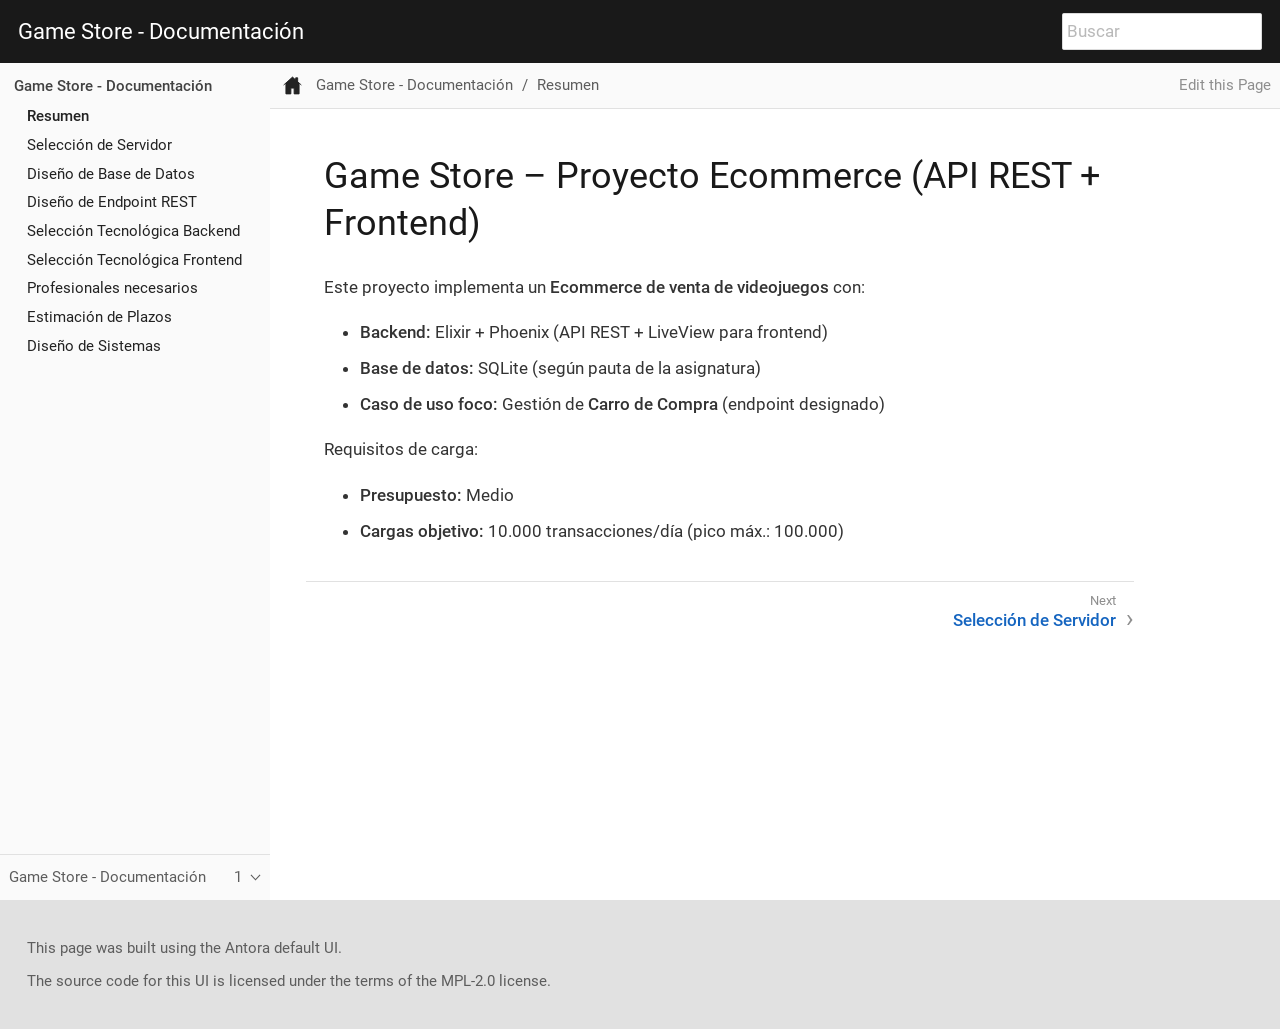
<file: docs/index.html>
<!DOCTYPE html>
<meta charset="utf-8">
<link rel="canonical" href="https://ninjascl.github.io/antora-docs-bootstrap/game-store-docs/1/index.html">
<script>location="game-store-docs/1/index.html"</script>
<meta http-equiv="refresh" content="0; url=game-store-docs/1/index.html">
<meta name="robots" content="noindex">
<title>Redirect Notice</title>
<h1>Redirect Notice</h1>
<p>The page you requested has been relocated to <a href="game-store-docs/1/index.html">https://ninjascl.github.io/antora-docs-bootstrap/game-store-docs/1/index.html</a>.</p>
</file>
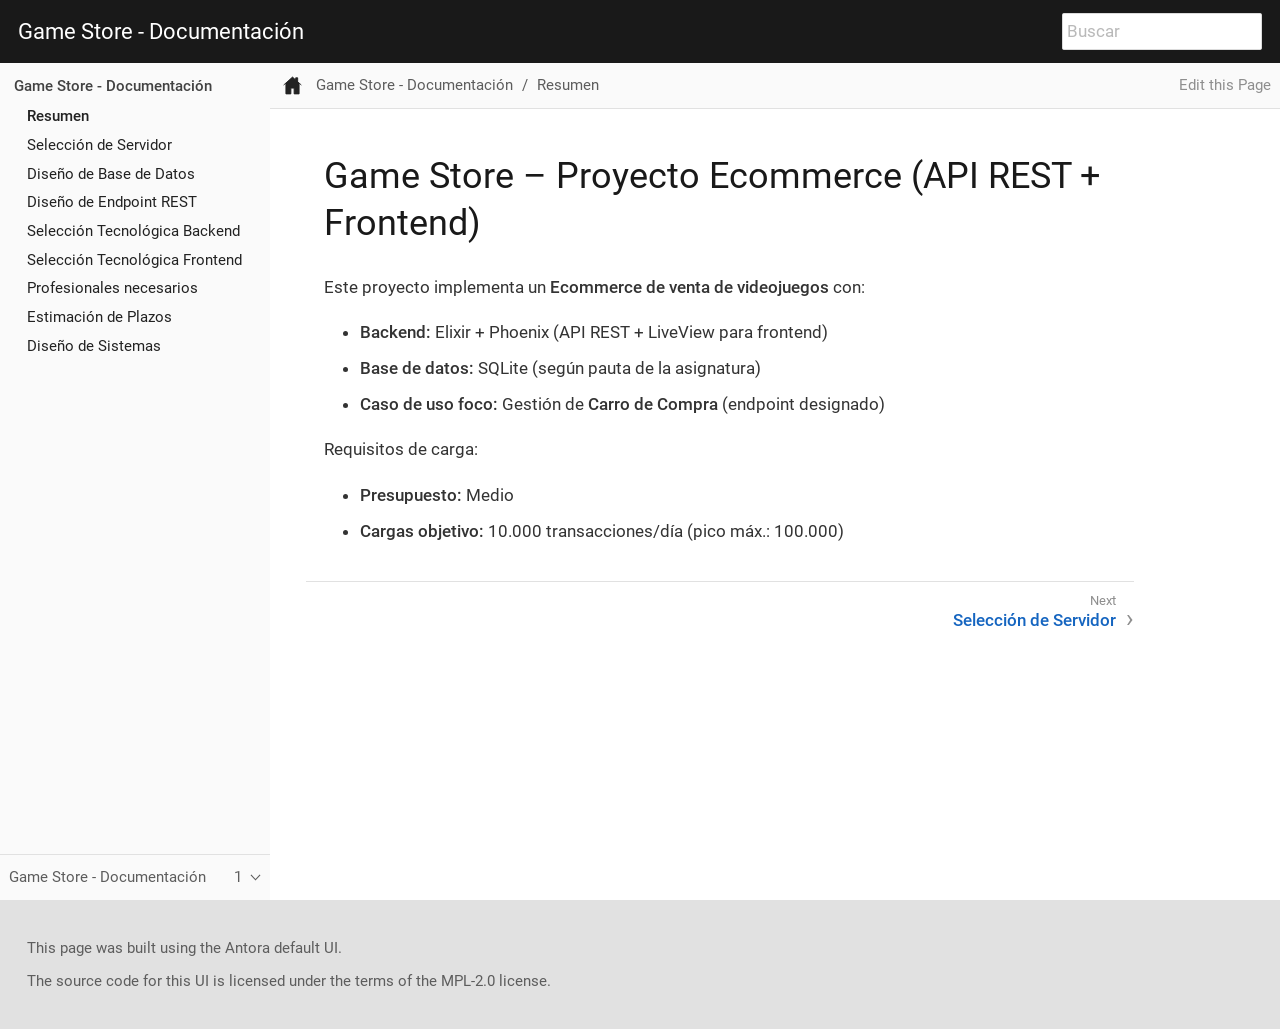
<file: docs/game-store-docs/1/index.html>
<!DOCTYPE html>
<html lang="en">
  <head>
    <meta charset="utf-8">
    <meta name="viewport" content="width=device-width,initial-scale=1">
    <title>Game Store – Proyecto Ecommerce (API REST + Frontend) :: Game Store - Documentación</title>
    <link rel="canonical" href="https://ninjascl.github.io/antora-docs-bootstrap/game-store-docs/1/index.html">
    <link rel="next" href="servidor.html">
    <meta name="generator" content="Antora 3.1.10">
    <link rel="stylesheet" href="../../_/css/site.css">
    <link rel="stylesheet" href="../../_/js/vendor/styles/monokai.css">  </head>
  <body class="article">
<header class="header">
  <nav class="navbar">
    <div class="navbar-brand">
      <a class="navbar-item" href="https://ninjascl.github.io/antora-docs-bootstrap">Game Store - Documentación</a>
      <div class="navbar-item search hide-for-print">
        <div id="search-field" class="field">
          <input id="search-input" type="text" placeholder="Buscar" autofocus>
        </div>
      </div>
      <button class="navbar-burger" aria-controls="topbar-nav" aria-expanded="false" aria-label="Menu">
        <span></span>
        <span></span>
        <span></span>
      </button>
    </div>
    <!--
    <div id="topbar-nav" class="navbar-menu">
      <div class="navbar-end">
        <a class="navbar-item" href="#">Home</a>
        <div class="navbar-item has-dropdown is-hoverable">
          <a class="navbar-link" href="#">Products</a>
          <div class="navbar-dropdown">
            <a class="navbar-item" href="#">Product A</a>
            <a class="navbar-item" href="#">Product B</a>
            <a class="navbar-item" href="#">Product C</a>
          </div>
        </div>
        <div class="navbar-item has-dropdown is-hoverable">
          <a class="navbar-link" href="#">Services</a>
          <div class="navbar-dropdown">
            <a class="navbar-item" href="#">Service A</a>
            <a class="navbar-item" href="#">Service B</a>
            <a class="navbar-item" href="#">Service C</a>
          </div>
        </div>
        <div class="navbar-item">
          <span class="control">
            <a class="button is-primary" href="#">Download</a>
          </span>
        </div>
      </div>
    </div>
    -->
  </nav>
</header>
<div class="body">
<div class="nav-container" data-component="game-store-docs" data-version="1">
  <aside class="nav">
    <div class="panels">
<div class="nav-panel-menu is-active" data-panel="menu">
  <nav class="nav-menu">
    <button class="nav-menu-toggle" aria-label="Toggle expand/collapse all" style="display: none"></button>
    <h3 class="title"><a href="index.html">Game Store - Documentación</a></h3>
<ul class="nav-list">
  <li class="nav-item" data-depth="0">
<ul class="nav-list">
  <li class="nav-item is-current-page" data-depth="1">
    <a class="nav-link" href="index.html">Resumen</a>
  </li>
  <li class="nav-item" data-depth="1">
    <a class="nav-link" href="servidor.html">Selección de Servidor</a>
  </li>
  <li class="nav-item" data-depth="1">
    <a class="nav-link" href="base_de_datos.html">Diseño de Base de Datos</a>
  </li>
  <li class="nav-item" data-depth="1">
    <a class="nav-link" href="endpoint_rest.html">Diseño de Endpoint REST</a>
  </li>
  <li class="nav-item" data-depth="1">
    <a class="nav-link" href="backend.html">Selección Tecnológica Backend</a>
  </li>
  <li class="nav-item" data-depth="1">
    <a class="nav-link" href="frontend.html">Selección Tecnológica Frontend</a>
  </li>
  <li class="nav-item" data-depth="1">
    <a class="nav-link" href="equipo.html">Profesionales necesarios</a>
  </li>
  <li class="nav-item" data-depth="1">
    <a class="nav-link" href="plazos.html">Estimación de Plazos</a>
  </li>
  <li class="nav-item" data-depth="1">
    <a class="nav-link" href="diseno_sistemas.html">Diseño de Sistemas</a>
  </li>
</ul>
  </li>
</ul>
  </nav>
</div>
<div class="nav-panel-explore" data-panel="explore">
  <div class="context">
    <span class="title">Game Store - Documentación</span>
    <span class="version">1</span>
  </div>
  <ul class="components">
    <li class="component is-current">
      <div class="title"><a href="index.html">Game Store - Documentación</a></div>
      <ul class="versions">
        <li class="version is-current is-latest">
          <a href="index.html">1</a>
        </li>
      </ul>
    </li>
  </ul>
</div>
    </div>
  </aside>
</div>
<main class="article">
<div class="toolbar" role="navigation">
<button class="nav-toggle"></button>
  <a href="index.html" class="home-link is-current"></a>
<nav class="breadcrumbs" aria-label="breadcrumbs">
  <ul>
    <li><a href="index.html">Game Store - Documentación</a></li>
    <li><a href="index.html">Resumen</a></li>
  </ul>
</nav>
<div class="edit-this-page"><a href="file:///antora/./modules/ROOT/pages/index.adoc">Edit this Page</a></div>
</div>
  <div class="content">
<aside class="toc sidebar" data-title="Contenidos" data-levels="2">
  <div class="toc-menu"></div>
</aside>
<article class="doc">
<h1 class="page">Game Store – Proyecto Ecommerce (API REST + Frontend)</h1>
<div class="paragraph">
<p>Este proyecto implementa un <strong>Ecommerce de venta de videojuegos</strong> con:</p>
</div>
<div class="ulist">
<ul>
<li>
<p><strong>Backend:</strong> Elixir + Phoenix (API REST + LiveView para frontend)</p>
</li>
<li>
<p><strong>Base de datos:</strong> SQLite (según pauta de la asignatura)</p>
</li>
<li>
<p><strong>Caso de uso foco:</strong> Gestión de <strong>Carro de Compra</strong> (endpoint designado)</p>
</li>
</ul>
</div>
<div class="paragraph">
<p>Requisitos de carga:</p>
</div>
<div class="ulist">
<ul>
<li>
<p><strong>Presupuesto:</strong> Medio</p>
</li>
<li>
<p><strong>Cargas objetivo:</strong> 10.000 transacciones/día (pico máx.: 100.000)</p>
</li>
</ul>
</div>
<!-- toc disabled -->
<nav class="pagination">
  <span class="next"><a href="servidor.html">Selección de Servidor</a></span>
</nav>
</article>
  </div>
</main>
</div>
<footer class="footer">
  <p>This page was built using the Antora default UI.</p>
  <p>The source code for this UI is licensed under the terms of the MPL-2.0 license.</p>
</footer>
<script id="site-script" src="../../_/js/site.js" data-ui-root-path="../../_"></script>
<script async src="../../_/js/vendor/highlight.js"></script>
<script src="../../_/js/vendor/lunr.js"></script>
<script src="../../_/js/search-ui.js" id="search-ui-script" data-site-root-path="../.." data-snippet-length="100" data-stylesheet="../../_/css/search.css"></script>
<script async src="../../search-index.js"></script>
  </body>
</html>
</file>
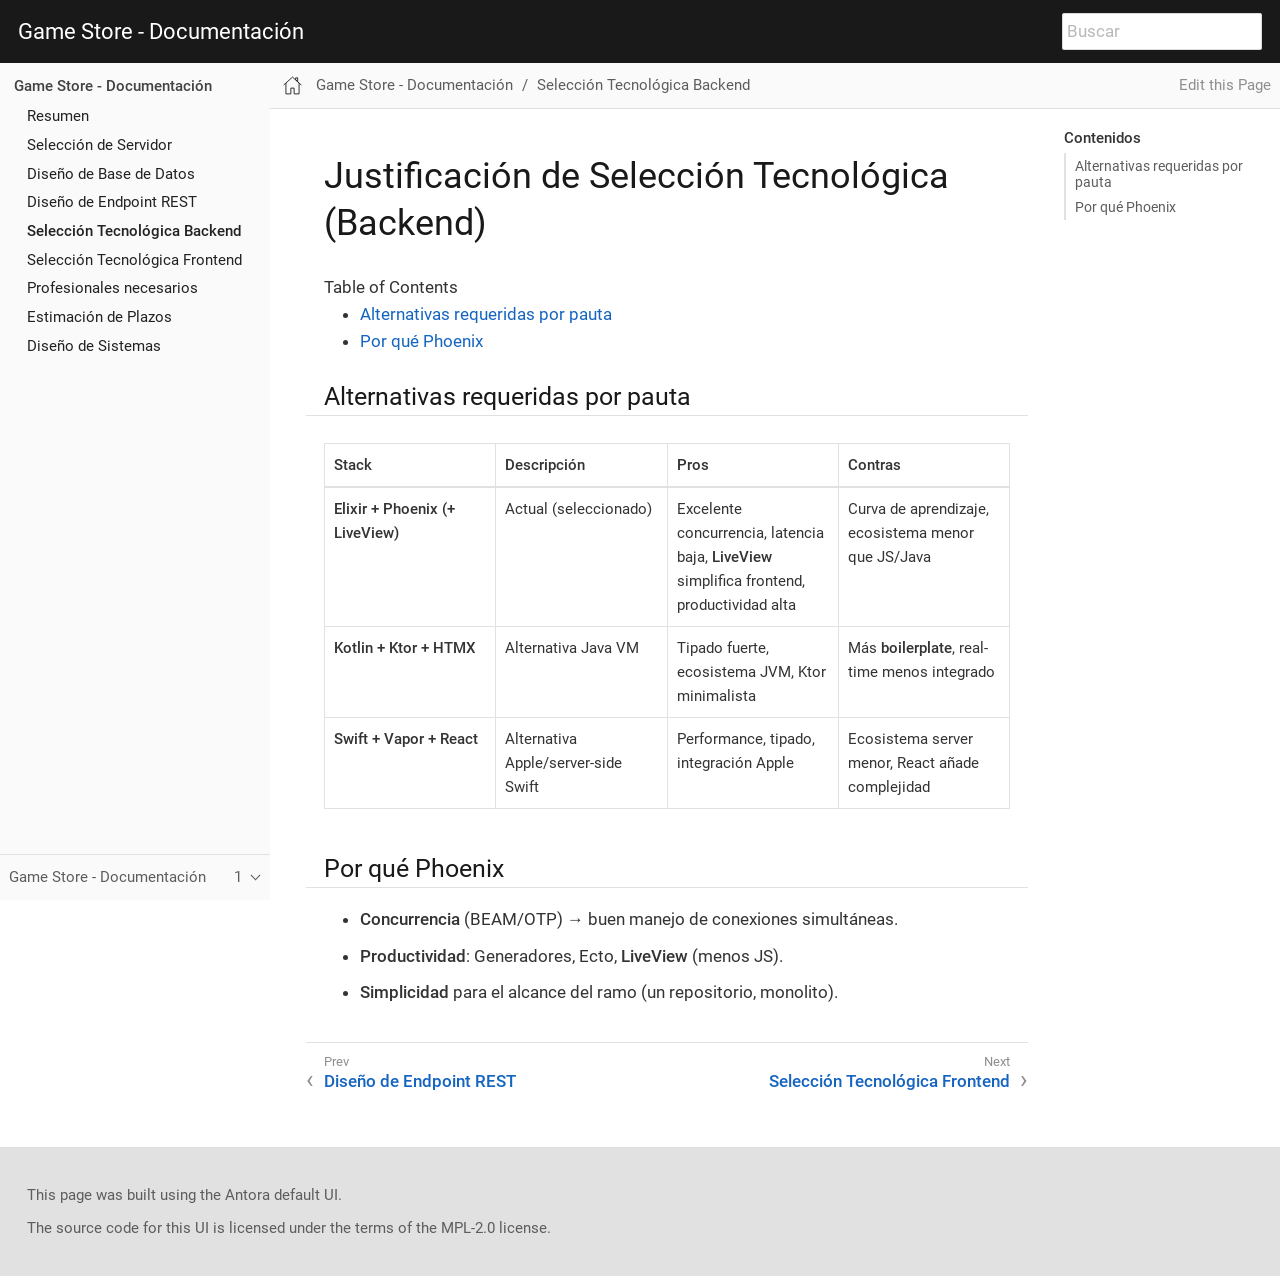
<file: docs/game-store-docs/1/backend.html>
<!DOCTYPE html>
<html lang="en">
  <head>
    <meta charset="utf-8">
    <meta name="viewport" content="width=device-width,initial-scale=1">
    <title>Justificación de Selección Tecnológica (Backend) :: Game Store - Documentación</title>
    <link rel="canonical" href="https://ninjascl.github.io/antora-docs-bootstrap/game-store-docs/1/backend.html">
    <link rel="prev" href="endpoint_rest.html">
    <link rel="next" href="frontend.html">
    <meta name="generator" content="Antora 3.1.10">
    <link rel="stylesheet" href="../../_/css/site.css">
    <link rel="stylesheet" href="../../_/js/vendor/styles/monokai.css">  </head>
  <body class="article">
<header class="header">
  <nav class="navbar">
    <div class="navbar-brand">
      <a class="navbar-item" href="https://ninjascl.github.io/antora-docs-bootstrap">Game Store - Documentación</a>
      <div class="navbar-item search hide-for-print">
        <div id="search-field" class="field">
          <input id="search-input" type="text" placeholder="Buscar">
        </div>
      </div>
      <button class="navbar-burger" aria-controls="topbar-nav" aria-expanded="false" aria-label="Menu">
        <span></span>
        <span></span>
        <span></span>
      </button>
    </div>
    <!--
    <div id="topbar-nav" class="navbar-menu">
      <div class="navbar-end">
        <a class="navbar-item" href="#">Home</a>
        <div class="navbar-item has-dropdown is-hoverable">
          <a class="navbar-link" href="#">Products</a>
          <div class="navbar-dropdown">
            <a class="navbar-item" href="#">Product A</a>
            <a class="navbar-item" href="#">Product B</a>
            <a class="navbar-item" href="#">Product C</a>
          </div>
        </div>
        <div class="navbar-item has-dropdown is-hoverable">
          <a class="navbar-link" href="#">Services</a>
          <div class="navbar-dropdown">
            <a class="navbar-item" href="#">Service A</a>
            <a class="navbar-item" href="#">Service B</a>
            <a class="navbar-item" href="#">Service C</a>
          </div>
        </div>
        <div class="navbar-item">
          <span class="control">
            <a class="button is-primary" href="#">Download</a>
          </span>
        </div>
      </div>
    </div>
    -->
  </nav>
</header>
<div class="body">
<div class="nav-container" data-component="game-store-docs" data-version="1">
  <aside class="nav">
    <div class="panels">
<div class="nav-panel-menu is-active" data-panel="menu">
  <nav class="nav-menu">
    <button class="nav-menu-toggle" aria-label="Toggle expand/collapse all" style="display: none"></button>
    <h3 class="title"><a href="index.html">Game Store - Documentación</a></h3>
<ul class="nav-list">
  <li class="nav-item" data-depth="0">
<ul class="nav-list">
  <li class="nav-item" data-depth="1">
    <a class="nav-link" href="index.html">Resumen</a>
  </li>
  <li class="nav-item" data-depth="1">
    <a class="nav-link" href="servidor.html">Selección de Servidor</a>
  </li>
  <li class="nav-item" data-depth="1">
    <a class="nav-link" href="base_de_datos.html">Diseño de Base de Datos</a>
  </li>
  <li class="nav-item" data-depth="1">
    <a class="nav-link" href="endpoint_rest.html">Diseño de Endpoint REST</a>
  </li>
  <li class="nav-item is-current-page" data-depth="1">
    <a class="nav-link" href="backend.html">Selección Tecnológica Backend</a>
  </li>
  <li class="nav-item" data-depth="1">
    <a class="nav-link" href="frontend.html">Selección Tecnológica Frontend</a>
  </li>
  <li class="nav-item" data-depth="1">
    <a class="nav-link" href="equipo.html">Profesionales necesarios</a>
  </li>
  <li class="nav-item" data-depth="1">
    <a class="nav-link" href="plazos.html">Estimación de Plazos</a>
  </li>
  <li class="nav-item" data-depth="1">
    <a class="nav-link" href="diseno_sistemas.html">Diseño de Sistemas</a>
  </li>
</ul>
  </li>
</ul>
  </nav>
</div>
<div class="nav-panel-explore" data-panel="explore">
  <div class="context">
    <span class="title">Game Store - Documentación</span>
    <span class="version">1</span>
  </div>
  <ul class="components">
    <li class="component is-current">
      <div class="title"><a href="index.html">Game Store - Documentación</a></div>
      <ul class="versions">
        <li class="version is-current is-latest">
          <a href="index.html">1</a>
        </li>
      </ul>
    </li>
  </ul>
</div>
    </div>
  </aside>
</div>
<main class="article">
<div class="toolbar" role="navigation">
<button class="nav-toggle"></button>
  <a href="index.html" class="home-link"></a>
<nav class="breadcrumbs" aria-label="breadcrumbs">
  <ul>
    <li><a href="index.html">Game Store - Documentación</a></li>
    <li><a href="backend.html">Selección Tecnológica Backend</a></li>
  </ul>
</nav>
<div class="edit-this-page"><a href="file:///antora/./modules/ROOT/pages/backend.adoc">Edit this Page</a></div>
</div>
  <div class="content">
<aside class="toc sidebar" data-title="Contenidos" data-levels="2">
  <div class="toc-menu"></div>
</aside>
<article class="doc">
<h1 class="page">Justificación de Selección Tecnológica (Backend)</h1>
<div id="toc" class="toc">
<div id="toctitle">Table of Contents</div>
<ul class="sectlevel1">
<li><a href="#alternativas-requeridas-por-pauta">Alternativas requeridas por pauta</a></li>
<li><a href="#por-qué-phoenix">Por qué Phoenix</a></li>
</ul>
</div>
<div class="sect1">
<h2 id="alternativas-requeridas-por-pauta"><a class="anchor" href="#alternativas-requeridas-por-pauta"></a>Alternativas requeridas por pauta</h2>
<div class="sectionbody">
<table class="tableblock frame-all grid-all stretch">
<colgroup>
<col style="width: 25%;">
<col style="width: 25%;">
<col style="width: 25%;">
<col style="width: 25%;">
</colgroup>
<thead>
<tr>
<th class="tableblock halign-left valign-top">Stack</th>
<th class="tableblock halign-left valign-top">Descripción</th>
<th class="tableblock halign-left valign-top">Pros</th>
<th class="tableblock halign-left valign-top">Contras</th>
</tr>
</thead>
<tbody>
<tr>
<td class="tableblock halign-left valign-top"><p class="tableblock"><strong>Elixir + Phoenix (+ LiveView)</strong></p></td>
<td class="tableblock halign-left valign-top"><p class="tableblock">Actual (seleccionado)</p></td>
<td class="tableblock halign-left valign-top"><p class="tableblock">Excelente concurrencia, latencia baja, <strong>LiveView</strong> simplifica frontend, productividad alta</p></td>
<td class="tableblock halign-left valign-top"><p class="tableblock">Curva de aprendizaje, ecosistema menor que JS/Java</p></td>
</tr>
<tr>
<td class="tableblock halign-left valign-top"><p class="tableblock"><strong>Kotlin + Ktor + HTMX</strong></p></td>
<td class="tableblock halign-left valign-top"><p class="tableblock">Alternativa Java VM</p></td>
<td class="tableblock halign-left valign-top"><p class="tableblock">Tipado fuerte, ecosistema JVM, Ktor minimalista</p></td>
<td class="tableblock halign-left valign-top"><p class="tableblock">Más <strong>boilerplate</strong>, real-time menos integrado</p></td>
</tr>
<tr>
<td class="tableblock halign-left valign-top"><p class="tableblock"><strong>Swift + Vapor + React</strong></p></td>
<td class="tableblock halign-left valign-top"><p class="tableblock">Alternativa Apple/server-side Swift</p></td>
<td class="tableblock halign-left valign-top"><p class="tableblock">Performance, tipado, integración Apple</p></td>
<td class="tableblock halign-left valign-top"><p class="tableblock">Ecosistema server menor, React añade complejidad</p></td>
</tr>
</tbody>
</table>
</div>
</div>
<div class="sect1">
<h2 id="por-qué-phoenix"><a class="anchor" href="#por-qué-phoenix"></a>Por qué Phoenix</h2>
<div class="sectionbody">
<div class="ulist">
<ul>
<li>
<p><strong>Concurrencia</strong> (BEAM/OTP) → buen manejo de conexiones simultáneas.</p>
</li>
<li>
<p><strong>Productividad</strong>: Generadores, Ecto, <strong>LiveView</strong> (menos JS).</p>
</li>
<li>
<p><strong>Simplicidad</strong> para el alcance del ramo (un repositorio, monolito).</p>
</li>
</ul>
</div>
</div>
</div>
<nav class="pagination">
  <span class="prev"><a href="endpoint_rest.html">Diseño de Endpoint REST</a></span>
  <span class="next"><a href="frontend.html">Selección Tecnológica Frontend</a></span>
</nav>
</article>
  </div>
</main>
</div>
<footer class="footer">
  <p>This page was built using the Antora default UI.</p>
  <p>The source code for this UI is licensed under the terms of the MPL-2.0 license.</p>
</footer>
<script id="site-script" src="../../_/js/site.js" data-ui-root-path="../../_"></script>
<script async src="../../_/js/vendor/highlight.js"></script>
<script src="../../_/js/vendor/lunr.js"></script>
<script src="../../_/js/search-ui.js" id="search-ui-script" data-site-root-path="../.." data-snippet-length="100" data-stylesheet="../../_/css/search.css"></script>
<script async src="../../search-index.js"></script>
  </body>
</html>
</file>
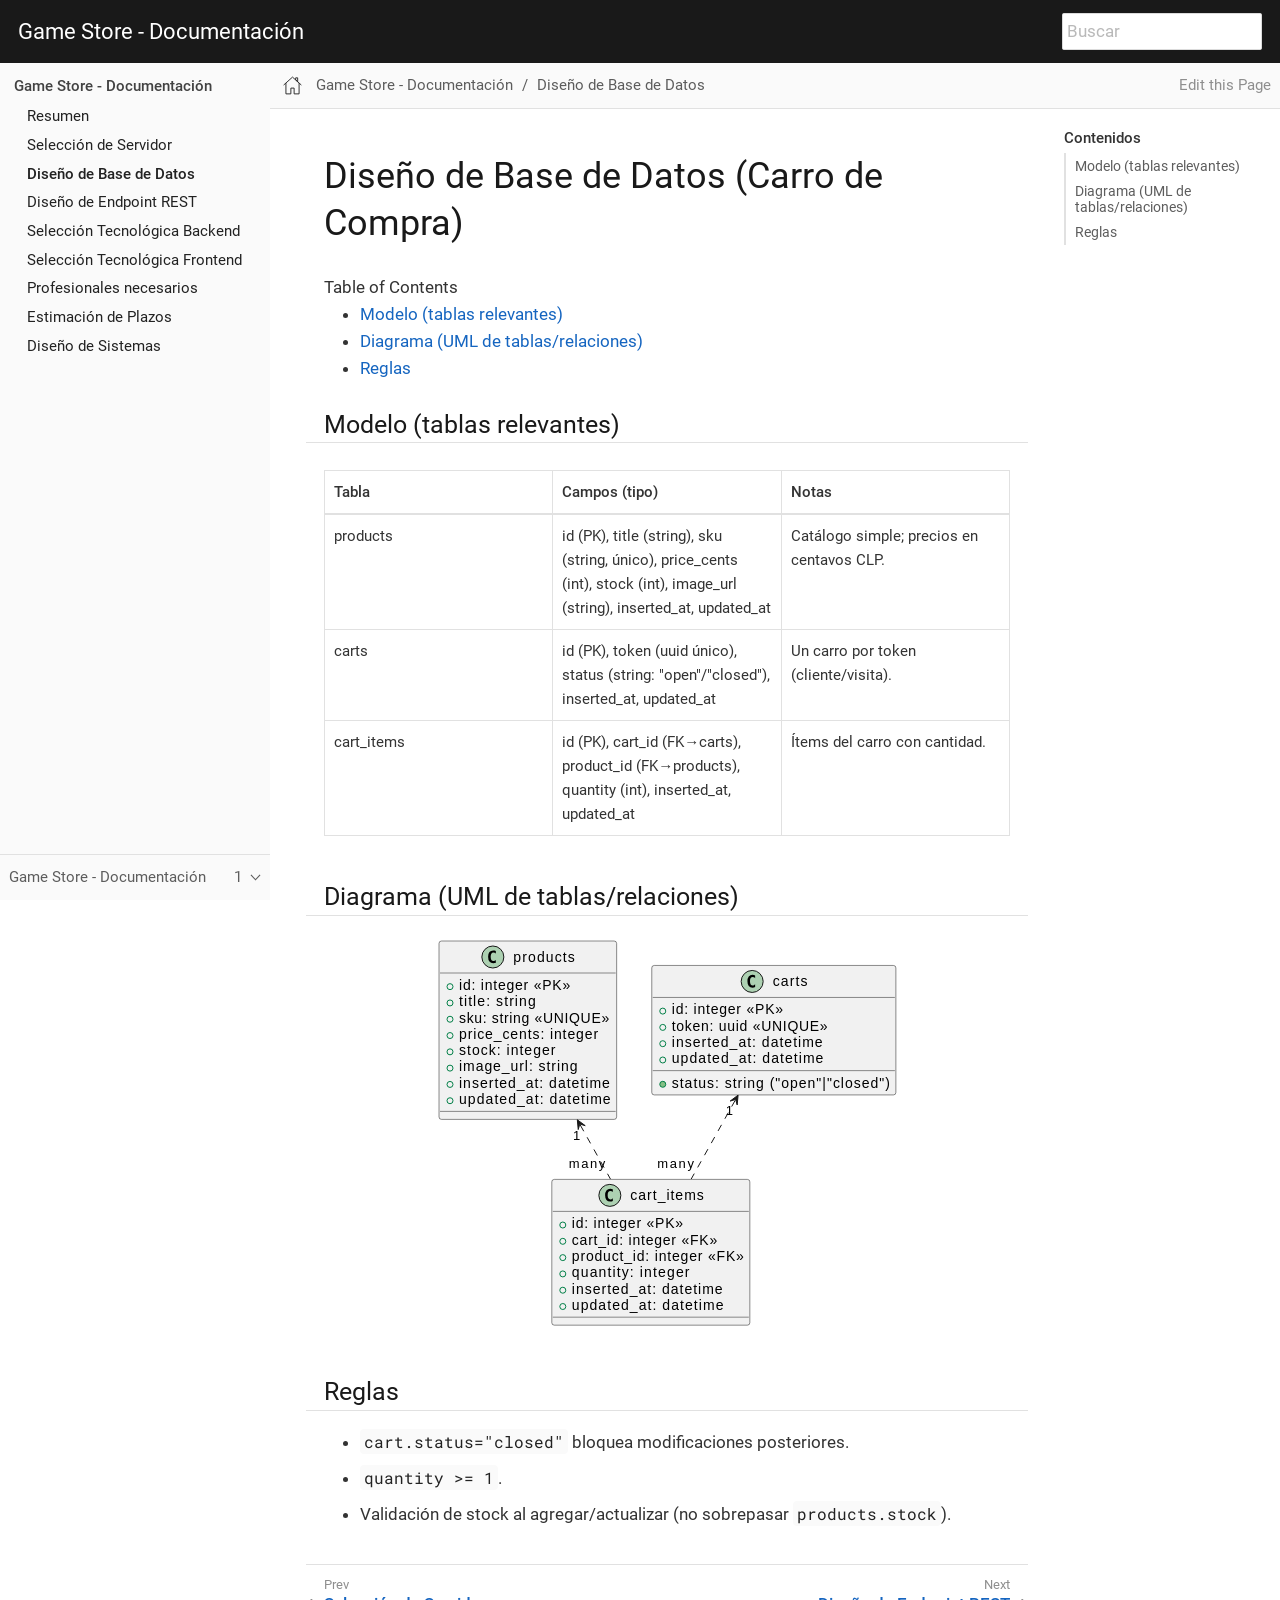
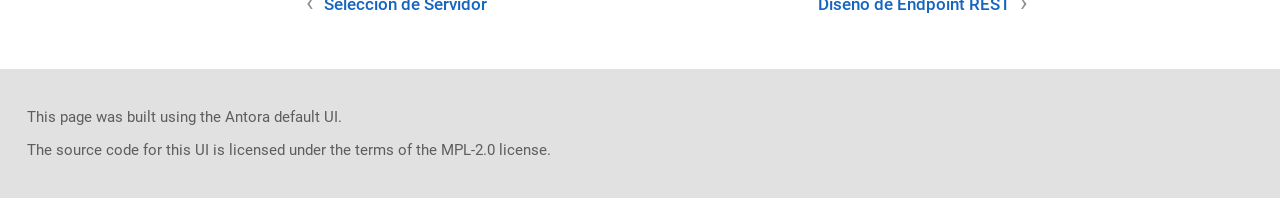
<file: docs/game-store-docs/1/base_de_datos.html>
<!DOCTYPE html>
<html lang="en">
  <head>
    <meta charset="utf-8">
    <meta name="viewport" content="width=device-width,initial-scale=1">
    <title>Diseño de Base de Datos (Carro de Compra) :: Game Store - Documentación</title>
    <link rel="canonical" href="https://ninjascl.github.io/antora-docs-bootstrap/game-store-docs/1/base_de_datos.html">
    <link rel="prev" href="servidor.html">
    <link rel="next" href="endpoint_rest.html">
    <meta name="generator" content="Antora 3.1.10">
    <link rel="stylesheet" href="../../_/css/site.css">
    <link rel="stylesheet" href="../../_/js/vendor/styles/monokai.css">  </head>
  <body class="article">
<header class="header">
  <nav class="navbar">
    <div class="navbar-brand">
      <a class="navbar-item" href="https://ninjascl.github.io/antora-docs-bootstrap">Game Store - Documentación</a>
      <div class="navbar-item search hide-for-print">
        <div id="search-field" class="field">
          <input id="search-input" type="text" placeholder="Buscar">
        </div>
      </div>
      <button class="navbar-burger" aria-controls="topbar-nav" aria-expanded="false" aria-label="Menu">
        <span></span>
        <span></span>
        <span></span>
      </button>
    </div>
    <!--
    <div id="topbar-nav" class="navbar-menu">
      <div class="navbar-end">
        <a class="navbar-item" href="#">Home</a>
        <div class="navbar-item has-dropdown is-hoverable">
          <a class="navbar-link" href="#">Products</a>
          <div class="navbar-dropdown">
            <a class="navbar-item" href="#">Product A</a>
            <a class="navbar-item" href="#">Product B</a>
            <a class="navbar-item" href="#">Product C</a>
          </div>
        </div>
        <div class="navbar-item has-dropdown is-hoverable">
          <a class="navbar-link" href="#">Services</a>
          <div class="navbar-dropdown">
            <a class="navbar-item" href="#">Service A</a>
            <a class="navbar-item" href="#">Service B</a>
            <a class="navbar-item" href="#">Service C</a>
          </div>
        </div>
        <div class="navbar-item">
          <span class="control">
            <a class="button is-primary" href="#">Download</a>
          </span>
        </div>
      </div>
    </div>
    -->
  </nav>
</header>
<div class="body">
<div class="nav-container" data-component="game-store-docs" data-version="1">
  <aside class="nav">
    <div class="panels">
<div class="nav-panel-menu is-active" data-panel="menu">
  <nav class="nav-menu">
    <button class="nav-menu-toggle" aria-label="Toggle expand/collapse all" style="display: none"></button>
    <h3 class="title"><a href="index.html">Game Store - Documentación</a></h3>
<ul class="nav-list">
  <li class="nav-item" data-depth="0">
<ul class="nav-list">
  <li class="nav-item" data-depth="1">
    <a class="nav-link" href="index.html">Resumen</a>
  </li>
  <li class="nav-item" data-depth="1">
    <a class="nav-link" href="servidor.html">Selección de Servidor</a>
  </li>
  <li class="nav-item is-current-page" data-depth="1">
    <a class="nav-link" href="base_de_datos.html">Diseño de Base de Datos</a>
  </li>
  <li class="nav-item" data-depth="1">
    <a class="nav-link" href="endpoint_rest.html">Diseño de Endpoint REST</a>
  </li>
  <li class="nav-item" data-depth="1">
    <a class="nav-link" href="backend.html">Selección Tecnológica Backend</a>
  </li>
  <li class="nav-item" data-depth="1">
    <a class="nav-link" href="frontend.html">Selección Tecnológica Frontend</a>
  </li>
  <li class="nav-item" data-depth="1">
    <a class="nav-link" href="equipo.html">Profesionales necesarios</a>
  </li>
  <li class="nav-item" data-depth="1">
    <a class="nav-link" href="plazos.html">Estimación de Plazos</a>
  </li>
  <li class="nav-item" data-depth="1">
    <a class="nav-link" href="diseno_sistemas.html">Diseño de Sistemas</a>
  </li>
</ul>
  </li>
</ul>
  </nav>
</div>
<div class="nav-panel-explore" data-panel="explore">
  <div class="context">
    <span class="title">Game Store - Documentación</span>
    <span class="version">1</span>
  </div>
  <ul class="components">
    <li class="component is-current">
      <div class="title"><a href="index.html">Game Store - Documentación</a></div>
      <ul class="versions">
        <li class="version is-current is-latest">
          <a href="index.html">1</a>
        </li>
      </ul>
    </li>
  </ul>
</div>
    </div>
  </aside>
</div>
<main class="article">
<div class="toolbar" role="navigation">
<button class="nav-toggle"></button>
  <a href="index.html" class="home-link"></a>
<nav class="breadcrumbs" aria-label="breadcrumbs">
  <ul>
    <li><a href="index.html">Game Store - Documentación</a></li>
    <li><a href="base_de_datos.html">Diseño de Base de Datos</a></li>
  </ul>
</nav>
<div class="edit-this-page"><a href="file:///antora/./modules/ROOT/pages/base_de_datos.adoc">Edit this Page</a></div>
</div>
  <div class="content">
<aside class="toc sidebar" data-title="Contenidos" data-levels="2">
  <div class="toc-menu"></div>
</aside>
<article class="doc">
<h1 class="page">Diseño de Base de Datos (Carro de Compra)</h1>
<div id="toc" class="toc">
<div id="toctitle">Table of Contents</div>
<ul class="sectlevel1">
<li><a href="#modelo-tablas-relevantes">Modelo (tablas relevantes)</a></li>
<li><a href="#diagrama-uml-de-tablasrelaciones">Diagrama (UML de tablas/relaciones)</a></li>
<li><a href="#reglas">Reglas</a></li>
</ul>
</div>
<div class="sect1">
<h2 id="modelo-tablas-relevantes"><a class="anchor" href="#modelo-tablas-relevantes"></a>Modelo (tablas relevantes)</h2>
<div class="sectionbody">
<table class="tableblock frame-all grid-all stretch">
<colgroup>
<col style="width: 33.3333%;">
<col style="width: 33.3333%;">
<col style="width: 33.3334%;">
</colgroup>
<thead>
<tr>
<th class="tableblock halign-left valign-top">Tabla</th>
<th class="tableblock halign-left valign-top">Campos (tipo)</th>
<th class="tableblock halign-left valign-top">Notas</th>
</tr>
</thead>
<tbody>
<tr>
<td class="tableblock halign-left valign-top"><p class="tableblock">products</p></td>
<td class="tableblock halign-left valign-top"><p class="tableblock">id (PK), title (string), sku (string, único), price_cents (int), stock (int), image_url (string), inserted_at, updated_at</p></td>
<td class="tableblock halign-left valign-top"><p class="tableblock">Catálogo simple; precios en centavos CLP.</p></td>
</tr>
<tr>
<td class="tableblock halign-left valign-top"><p class="tableblock">carts</p></td>
<td class="tableblock halign-left valign-top"><p class="tableblock">id (PK), token (uuid único), status (string: "open"/"closed"), inserted_at, updated_at</p></td>
<td class="tableblock halign-left valign-top"><p class="tableblock">Un carro por token (cliente/visita).</p></td>
</tr>
<tr>
<td class="tableblock halign-left valign-top"><p class="tableblock">cart_items</p></td>
<td class="tableblock halign-left valign-top"><p class="tableblock">id (PK), cart_id (FK&#8594;carts), product_id (FK&#8594;products), quantity (int), inserted_at, updated_at</p></td>
<td class="tableblock halign-left valign-top"><p class="tableblock">Ítems del carro con cantidad.</p></td>
</tr>
</tbody>
</table>
</div>
</div>
<div class="sect1">
<h2 id="diagrama-uml-de-tablasrelaciones"><a class="anchor" href="#diagrama-uml-de-tablasrelaciones"></a>Diagrama (UML de tablas/relaciones)</h2>
<div class="sectionbody">
<div class="imageblock kroki">
<div class="content">
<img src="_images/diag-9d4174c9a91eba5c8f1732e10d3d5fd3a7ca2f9a.svg" alt="Diagram">
</div>
</div>
</div>
</div>
<div class="sect1">
<h2 id="reglas"><a class="anchor" href="#reglas"></a>Reglas</h2>
<div class="sectionbody">
<div class="ulist">
<ul>
<li>
<p><code>cart.status="closed"</code> bloquea modificaciones posteriores.</p>
</li>
<li>
<p><code>quantity &gt;= 1</code>.</p>
</li>
<li>
<p>Validación de stock al agregar/actualizar (no sobrepasar <code>products.stock</code>).</p>
</li>
</ul>
</div>
</div>
</div>
<nav class="pagination">
  <span class="prev"><a href="servidor.html">Selección de Servidor</a></span>
  <span class="next"><a href="endpoint_rest.html">Diseño de Endpoint REST</a></span>
</nav>
</article>
  </div>
</main>
</div>
<footer class="footer">
  <p>This page was built using the Antora default UI.</p>
  <p>The source code for this UI is licensed under the terms of the MPL-2.0 license.</p>
</footer>
<script id="site-script" src="../../_/js/site.js" data-ui-root-path="../../_"></script>
<script async src="../../_/js/vendor/highlight.js"></script>
<script src="../../_/js/vendor/lunr.js"></script>
<script src="../../_/js/search-ui.js" id="search-ui-script" data-site-root-path="../.." data-snippet-length="100" data-stylesheet="../../_/css/search.css"></script>
<script async src="../../search-index.js"></script>
  </body>
</html>
</file>
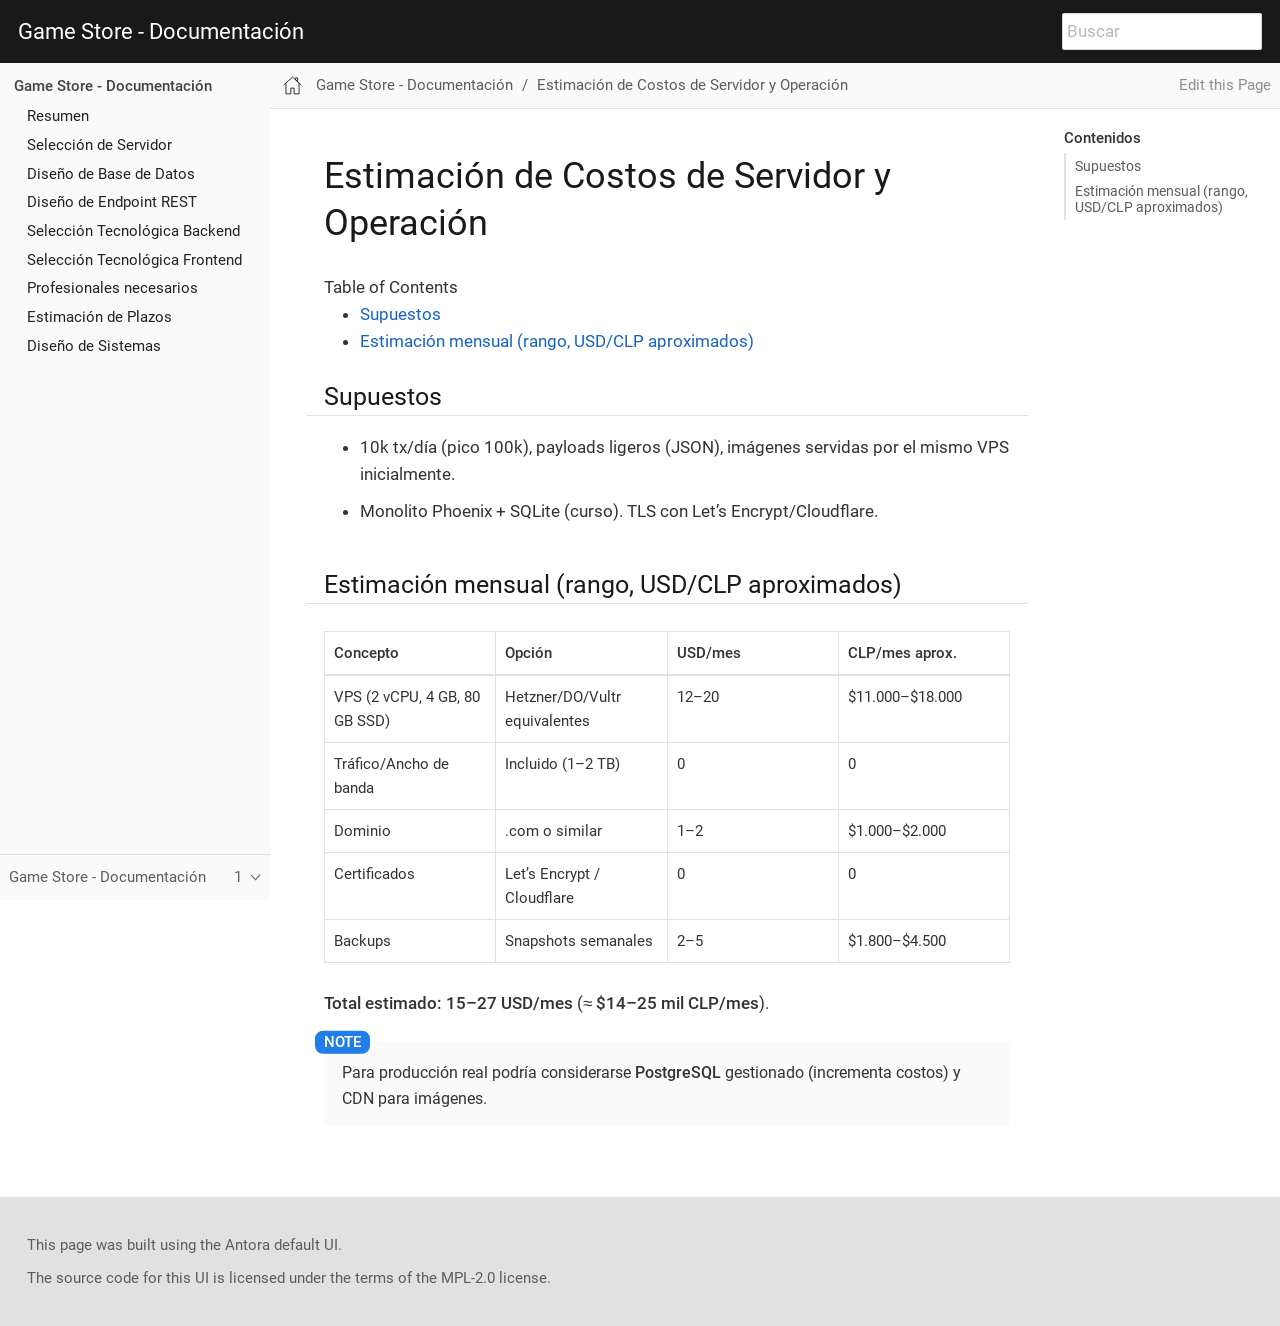
<file: docs/game-store-docs/1/costos.html>
<!DOCTYPE html>
<html lang="en">
  <head>
    <meta charset="utf-8">
    <meta name="viewport" content="width=device-width,initial-scale=1">
    <title>Estimación de Costos de Servidor y Operación :: Game Store - Documentación</title>
    <link rel="canonical" href="https://ninjascl.github.io/antora-docs-bootstrap/game-store-docs/1/costos.html">
    <meta name="generator" content="Antora 3.1.10">
    <link rel="stylesheet" href="../../_/css/site.css">
    <link rel="stylesheet" href="../../_/js/vendor/styles/monokai.css">  </head>
  <body class="article">
<header class="header">
  <nav class="navbar">
    <div class="navbar-brand">
      <a class="navbar-item" href="https://ninjascl.github.io/antora-docs-bootstrap">Game Store - Documentación</a>
      <div class="navbar-item search hide-for-print">
        <div id="search-field" class="field">
          <input id="search-input" type="text" placeholder="Buscar">
        </div>
      </div>
      <button class="navbar-burger" aria-controls="topbar-nav" aria-expanded="false" aria-label="Menu">
        <span></span>
        <span></span>
        <span></span>
      </button>
    </div>
    <!--
    <div id="topbar-nav" class="navbar-menu">
      <div class="navbar-end">
        <a class="navbar-item" href="#">Home</a>
        <div class="navbar-item has-dropdown is-hoverable">
          <a class="navbar-link" href="#">Products</a>
          <div class="navbar-dropdown">
            <a class="navbar-item" href="#">Product A</a>
            <a class="navbar-item" href="#">Product B</a>
            <a class="navbar-item" href="#">Product C</a>
          </div>
        </div>
        <div class="navbar-item has-dropdown is-hoverable">
          <a class="navbar-link" href="#">Services</a>
          <div class="navbar-dropdown">
            <a class="navbar-item" href="#">Service A</a>
            <a class="navbar-item" href="#">Service B</a>
            <a class="navbar-item" href="#">Service C</a>
          </div>
        </div>
        <div class="navbar-item">
          <span class="control">
            <a class="button is-primary" href="#">Download</a>
          </span>
        </div>
      </div>
    </div>
    -->
  </nav>
</header>
<div class="body">
<div class="nav-container" data-component="game-store-docs" data-version="1">
  <aside class="nav">
    <div class="panels">
<div class="nav-panel-menu is-active" data-panel="menu">
  <nav class="nav-menu">
    <button class="nav-menu-toggle" aria-label="Toggle expand/collapse all" style="display: none"></button>
    <h3 class="title"><a href="index.html">Game Store - Documentación</a></h3>
<ul class="nav-list">
  <li class="nav-item" data-depth="0">
<ul class="nav-list">
  <li class="nav-item" data-depth="1">
    <a class="nav-link" href="index.html">Resumen</a>
  </li>
  <li class="nav-item" data-depth="1">
    <a class="nav-link" href="servidor.html">Selección de Servidor</a>
  </li>
  <li class="nav-item" data-depth="1">
    <a class="nav-link" href="base_de_datos.html">Diseño de Base de Datos</a>
  </li>
  <li class="nav-item" data-depth="1">
    <a class="nav-link" href="endpoint_rest.html">Diseño de Endpoint REST</a>
  </li>
  <li class="nav-item" data-depth="1">
    <a class="nav-link" href="backend.html">Selección Tecnológica Backend</a>
  </li>
  <li class="nav-item" data-depth="1">
    <a class="nav-link" href="frontend.html">Selección Tecnológica Frontend</a>
  </li>
  <li class="nav-item" data-depth="1">
    <a class="nav-link" href="equipo.html">Profesionales necesarios</a>
  </li>
  <li class="nav-item" data-depth="1">
    <a class="nav-link" href="plazos.html">Estimación de Plazos</a>
  </li>
  <li class="nav-item" data-depth="1">
    <a class="nav-link" href="diseno_sistemas.html">Diseño de Sistemas</a>
  </li>
</ul>
  </li>
</ul>
  </nav>
</div>
<div class="nav-panel-explore" data-panel="explore">
  <div class="context">
    <span class="title">Game Store - Documentación</span>
    <span class="version">1</span>
  </div>
  <ul class="components">
    <li class="component is-current">
      <div class="title"><a href="index.html">Game Store - Documentación</a></div>
      <ul class="versions">
        <li class="version is-current is-latest">
          <a href="index.html">1</a>
        </li>
      </ul>
    </li>
  </ul>
</div>
    </div>
  </aside>
</div>
<main class="article">
<div class="toolbar" role="navigation">
<button class="nav-toggle"></button>
  <a href="index.html" class="home-link"></a>
<nav class="breadcrumbs" aria-label="breadcrumbs">
  <ul>
    <li><a href="index.html">Game Store - Documentación</a></li>
    <li><a href="costos.html">Estimación de Costos de Servidor y Operación</a></li>
  </ul>
</nav>
<div class="edit-this-page"><a href="file:///antora/./modules/ROOT/pages/costos.adoc">Edit this Page</a></div>
</div>
  <div class="content">
<aside class="toc sidebar" data-title="Contenidos" data-levels="2">
  <div class="toc-menu"></div>
</aside>
<article class="doc">
<h1 class="page">Estimación de Costos de Servidor y Operación</h1>
<div id="toc" class="toc">
<div id="toctitle">Table of Contents</div>
<ul class="sectlevel1">
<li><a href="#supuestos">Supuestos</a></li>
<li><a href="#estimación-mensual-rango-usdclp-aproximados">Estimación mensual (rango, USD/CLP aproximados)</a></li>
</ul>
</div>
<div class="sect1">
<h2 id="supuestos"><a class="anchor" href="#supuestos"></a>Supuestos</h2>
<div class="sectionbody">
<div class="ulist">
<ul>
<li>
<p>10k tx/día (pico 100k), payloads ligeros (JSON), imágenes servidas por el mismo VPS inicialmente.</p>
</li>
<li>
<p>Monolito Phoenix + SQLite (curso). TLS con Let’s Encrypt/Cloudflare.</p>
</li>
</ul>
</div>
</div>
</div>
<div class="sect1">
<h2 id="estimación-mensual-rango-usdclp-aproximados"><a class="anchor" href="#estimación-mensual-rango-usdclp-aproximados"></a>Estimación mensual (rango, USD/CLP aproximados)</h2>
<div class="sectionbody">
<table class="tableblock frame-all grid-all stretch">
<colgroup>
<col style="width: 25%;">
<col style="width: 25%;">
<col style="width: 25%;">
<col style="width: 25%;">
</colgroup>
<thead>
<tr>
<th class="tableblock halign-left valign-top">Concepto</th>
<th class="tableblock halign-left valign-top">Opción</th>
<th class="tableblock halign-left valign-top">USD/mes</th>
<th class="tableblock halign-left valign-top">CLP/mes aprox.</th>
</tr>
</thead>
<tbody>
<tr>
<td class="tableblock halign-left valign-top"><p class="tableblock">VPS (2 vCPU, 4 GB, 80 GB SSD)</p></td>
<td class="tableblock halign-left valign-top"><p class="tableblock">Hetzner/DO/Vultr equivalentes</p></td>
<td class="tableblock halign-left valign-top"><p class="tableblock">12–20</p></td>
<td class="tableblock halign-left valign-top"><p class="tableblock">$11.000–$18.000</p></td>
</tr>
<tr>
<td class="tableblock halign-left valign-top"><p class="tableblock">Tráfico/Ancho de banda</p></td>
<td class="tableblock halign-left valign-top"><p class="tableblock">Incluido (1–2 TB)</p></td>
<td class="tableblock halign-left valign-top"><p class="tableblock">0</p></td>
<td class="tableblock halign-left valign-top"><p class="tableblock">0</p></td>
</tr>
<tr>
<td class="tableblock halign-left valign-top"><p class="tableblock">Dominio</p></td>
<td class="tableblock halign-left valign-top"><p class="tableblock">.com o similar</p></td>
<td class="tableblock halign-left valign-top"><p class="tableblock">1–2</p></td>
<td class="tableblock halign-left valign-top"><p class="tableblock">$1.000–$2.000</p></td>
</tr>
<tr>
<td class="tableblock halign-left valign-top"><p class="tableblock">Certificados</p></td>
<td class="tableblock halign-left valign-top"><p class="tableblock">Let’s Encrypt / Cloudflare</p></td>
<td class="tableblock halign-left valign-top"><p class="tableblock">0</p></td>
<td class="tableblock halign-left valign-top"><p class="tableblock">0</p></td>
</tr>
<tr>
<td class="tableblock halign-left valign-top"><p class="tableblock">Backups</p></td>
<td class="tableblock halign-left valign-top"><p class="tableblock">Snapshots semanales</p></td>
<td class="tableblock halign-left valign-top"><p class="tableblock">2–5</p></td>
<td class="tableblock halign-left valign-top"><p class="tableblock">$1.800–$4.500</p></td>
</tr>
</tbody>
</table>
<div class="paragraph">
<p><strong>Total estimado:</strong> <strong>15–27 USD/mes</strong> (≈ <strong>$14–25 mil CLP/mes</strong>).</p>
</div>
<div class="admonitionblock note">
<table>
<tr>
<td class="icon">
<i class="fa icon-note" title="Note"></i>
</td>
<td class="content">
<div class="paragraph">
<p>Para producción real podría considerarse <strong>PostgreSQL</strong> gestionado (incrementa costos) y CDN para imágenes.</p>
</div>
</td>
</tr>
</table>
</div>
</div>
</div>
</article>
  </div>
</main>
</div>
<footer class="footer">
  <p>This page was built using the Antora default UI.</p>
  <p>The source code for this UI is licensed under the terms of the MPL-2.0 license.</p>
</footer>
<script id="site-script" src="../../_/js/site.js" data-ui-root-path="../../_"></script>
<script async src="../../_/js/vendor/highlight.js"></script>
<script src="../../_/js/vendor/lunr.js"></script>
<script src="../../_/js/search-ui.js" id="search-ui-script" data-site-root-path="../.." data-snippet-length="100" data-stylesheet="../../_/css/search.css"></script>
<script async src="../../search-index.js"></script>
  </body>
</html>
</file>
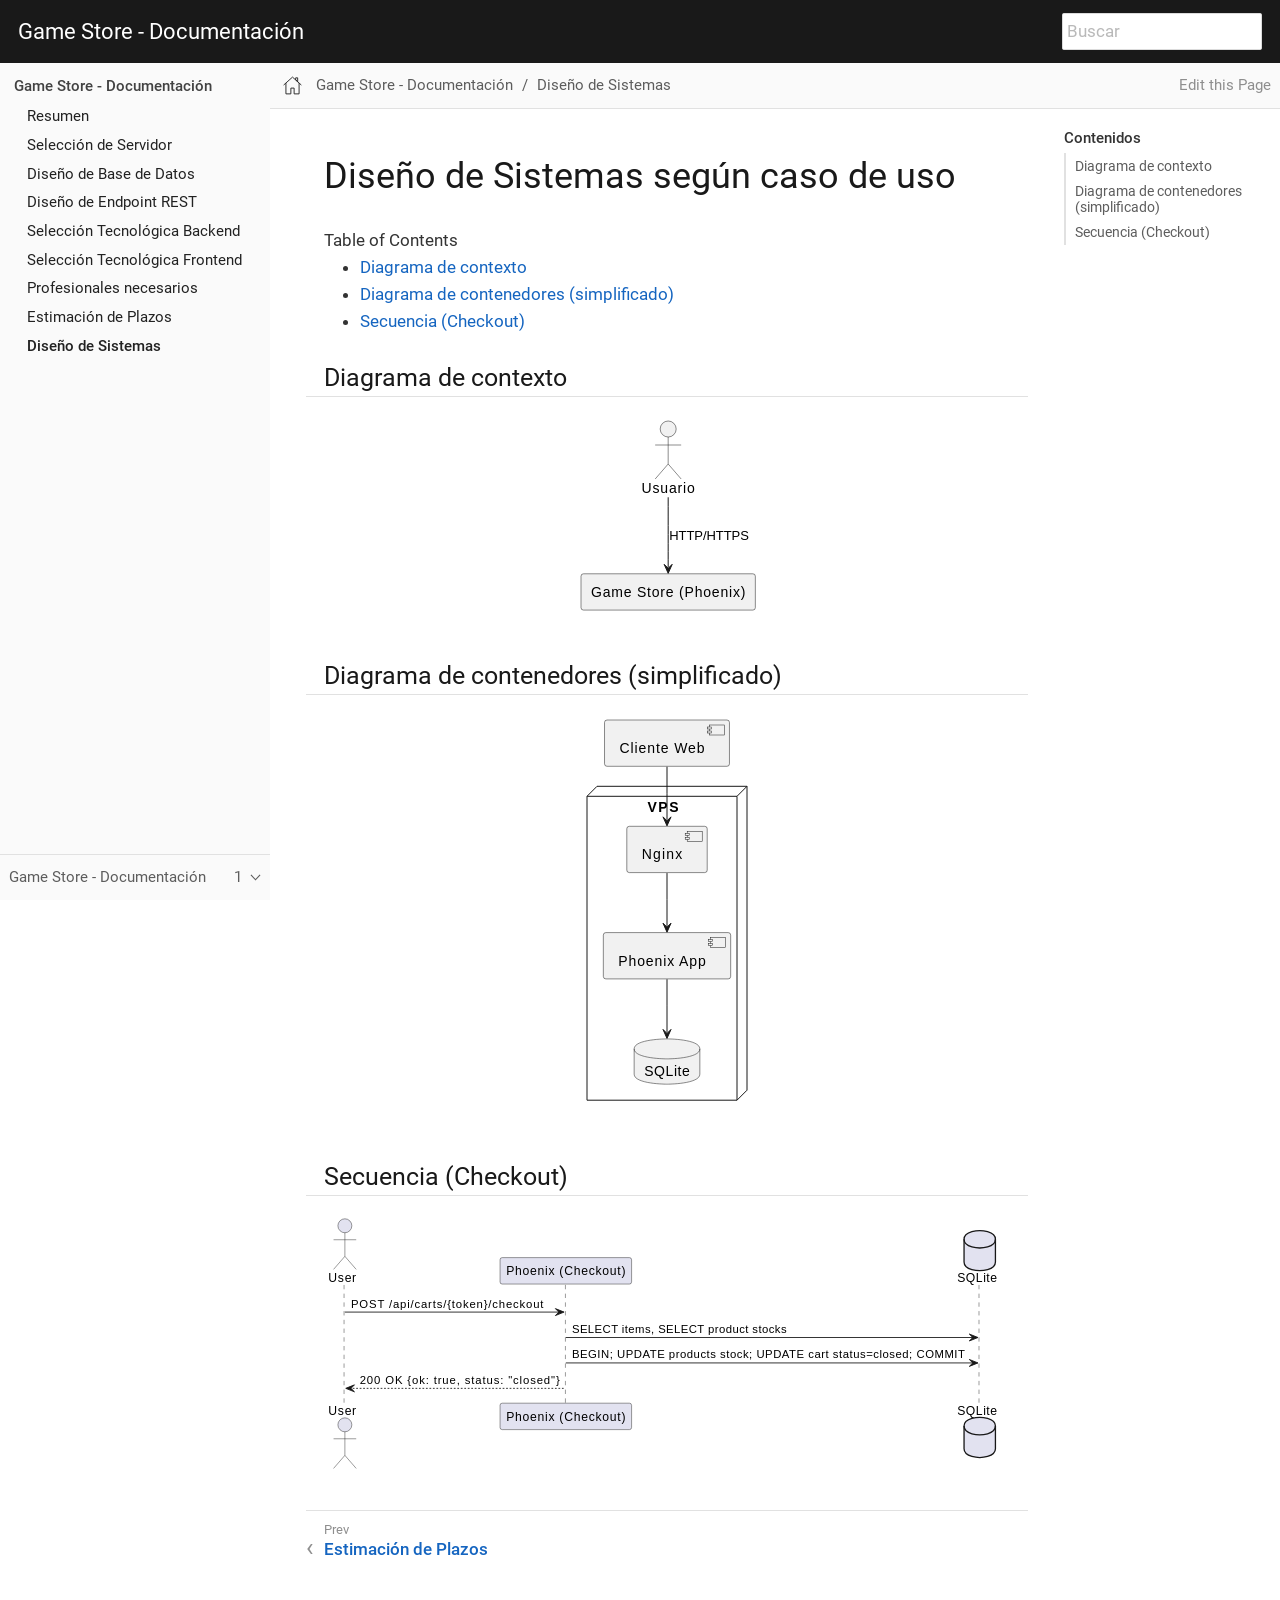
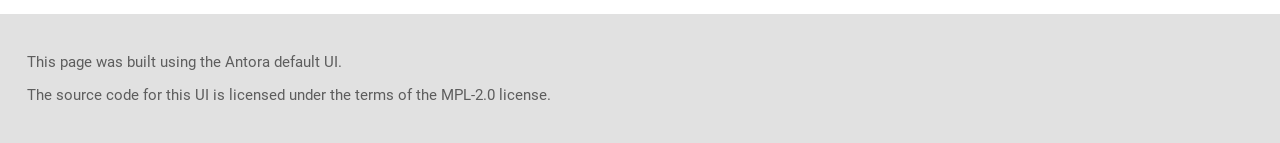
<file: docs/game-store-docs/1/diseno_sistemas.html>
<!DOCTYPE html>
<html lang="en">
  <head>
    <meta charset="utf-8">
    <meta name="viewport" content="width=device-width,initial-scale=1">
    <title>Diseño de Sistemas según caso de uso :: Game Store - Documentación</title>
    <link rel="canonical" href="https://ninjascl.github.io/antora-docs-bootstrap/game-store-docs/1/diseno_sistemas.html">
    <link rel="prev" href="plazos.html">
    <meta name="generator" content="Antora 3.1.10">
    <link rel="stylesheet" href="../../_/css/site.css">
    <link rel="stylesheet" href="../../_/js/vendor/styles/monokai.css">  </head>
  <body class="article">
<header class="header">
  <nav class="navbar">
    <div class="navbar-brand">
      <a class="navbar-item" href="https://ninjascl.github.io/antora-docs-bootstrap">Game Store - Documentación</a>
      <div class="navbar-item search hide-for-print">
        <div id="search-field" class="field">
          <input id="search-input" type="text" placeholder="Buscar">
        </div>
      </div>
      <button class="navbar-burger" aria-controls="topbar-nav" aria-expanded="false" aria-label="Menu">
        <span></span>
        <span></span>
        <span></span>
      </button>
    </div>
    <!--
    <div id="topbar-nav" class="navbar-menu">
      <div class="navbar-end">
        <a class="navbar-item" href="#">Home</a>
        <div class="navbar-item has-dropdown is-hoverable">
          <a class="navbar-link" href="#">Products</a>
          <div class="navbar-dropdown">
            <a class="navbar-item" href="#">Product A</a>
            <a class="navbar-item" href="#">Product B</a>
            <a class="navbar-item" href="#">Product C</a>
          </div>
        </div>
        <div class="navbar-item has-dropdown is-hoverable">
          <a class="navbar-link" href="#">Services</a>
          <div class="navbar-dropdown">
            <a class="navbar-item" href="#">Service A</a>
            <a class="navbar-item" href="#">Service B</a>
            <a class="navbar-item" href="#">Service C</a>
          </div>
        </div>
        <div class="navbar-item">
          <span class="control">
            <a class="button is-primary" href="#">Download</a>
          </span>
        </div>
      </div>
    </div>
    -->
  </nav>
</header>
<div class="body">
<div class="nav-container" data-component="game-store-docs" data-version="1">
  <aside class="nav">
    <div class="panels">
<div class="nav-panel-menu is-active" data-panel="menu">
  <nav class="nav-menu">
    <button class="nav-menu-toggle" aria-label="Toggle expand/collapse all" style="display: none"></button>
    <h3 class="title"><a href="index.html">Game Store - Documentación</a></h3>
<ul class="nav-list">
  <li class="nav-item" data-depth="0">
<ul class="nav-list">
  <li class="nav-item" data-depth="1">
    <a class="nav-link" href="index.html">Resumen</a>
  </li>
  <li class="nav-item" data-depth="1">
    <a class="nav-link" href="servidor.html">Selección de Servidor</a>
  </li>
  <li class="nav-item" data-depth="1">
    <a class="nav-link" href="base_de_datos.html">Diseño de Base de Datos</a>
  </li>
  <li class="nav-item" data-depth="1">
    <a class="nav-link" href="endpoint_rest.html">Diseño de Endpoint REST</a>
  </li>
  <li class="nav-item" data-depth="1">
    <a class="nav-link" href="backend.html">Selección Tecnológica Backend</a>
  </li>
  <li class="nav-item" data-depth="1">
    <a class="nav-link" href="frontend.html">Selección Tecnológica Frontend</a>
  </li>
  <li class="nav-item" data-depth="1">
    <a class="nav-link" href="equipo.html">Profesionales necesarios</a>
  </li>
  <li class="nav-item" data-depth="1">
    <a class="nav-link" href="plazos.html">Estimación de Plazos</a>
  </li>
  <li class="nav-item is-current-page" data-depth="1">
    <a class="nav-link" href="diseno_sistemas.html">Diseño de Sistemas</a>
  </li>
</ul>
  </li>
</ul>
  </nav>
</div>
<div class="nav-panel-explore" data-panel="explore">
  <div class="context">
    <span class="title">Game Store - Documentación</span>
    <span class="version">1</span>
  </div>
  <ul class="components">
    <li class="component is-current">
      <div class="title"><a href="index.html">Game Store - Documentación</a></div>
      <ul class="versions">
        <li class="version is-current is-latest">
          <a href="index.html">1</a>
        </li>
      </ul>
    </li>
  </ul>
</div>
    </div>
  </aside>
</div>
<main class="article">
<div class="toolbar" role="navigation">
<button class="nav-toggle"></button>
  <a href="index.html" class="home-link"></a>
<nav class="breadcrumbs" aria-label="breadcrumbs">
  <ul>
    <li><a href="index.html">Game Store - Documentación</a></li>
    <li><a href="diseno_sistemas.html">Diseño de Sistemas</a></li>
  </ul>
</nav>
<div class="edit-this-page"><a href="file:///antora/./modules/ROOT/pages/diseno_sistemas.adoc">Edit this Page</a></div>
</div>
  <div class="content">
<aside class="toc sidebar" data-title="Contenidos" data-levels="2">
  <div class="toc-menu"></div>
</aside>
<article class="doc">
<h1 class="page">Diseño de Sistemas según caso de uso</h1>
<div id="toc" class="toc">
<div id="toctitle">Table of Contents</div>
<ul class="sectlevel1">
<li><a href="#diagrama-de-contexto">Diagrama de contexto</a></li>
<li><a href="#diagrama-de-contenedores-simplificado">Diagrama de contenedores (simplificado)</a></li>
<li><a href="#secuencia-checkout">Secuencia (Checkout)</a></li>
</ul>
</div>
<div class="sect1">
<h2 id="diagrama-de-contexto"><a class="anchor" href="#diagrama-de-contexto"></a>Diagrama de contexto</h2>
<div class="sectionbody">
<div class="imageblock kroki">
<div class="content">
<img src="_images/diag-0287027e145730e2e0674a29d3f0086ef380f1f4.svg" alt="Diagram">
</div>
</div>
</div>
</div>
<div class="sect1">
<h2 id="diagrama-de-contenedores-simplificado"><a class="anchor" href="#diagrama-de-contenedores-simplificado"></a>Diagrama de contenedores (simplificado)</h2>
<div class="sectionbody">
<div class="imageblock kroki">
<div class="content">
<img src="_images/diag-44ab0783341fe008c2be4dc9544ea2099cdc2c93.svg" alt="Diagram">
</div>
</div>
</div>
</div>
<div class="sect1">
<h2 id="secuencia-checkout"><a class="anchor" href="#secuencia-checkout"></a>Secuencia (Checkout)</h2>
<div class="sectionbody">
<div class="imageblock kroki">
<div class="content">
<img src="_images/diag-872a7f990adfdb576c63348ea214c55f703eab82.svg" alt="Diagram">
</div>
</div>
</div>
</div>
<nav class="pagination">
  <span class="prev"><a href="plazos.html">Estimación de Plazos</a></span>
</nav>
</article>
  </div>
</main>
</div>
<footer class="footer">
  <p>This page was built using the Antora default UI.</p>
  <p>The source code for this UI is licensed under the terms of the MPL-2.0 license.</p>
</footer>
<script id="site-script" src="../../_/js/site.js" data-ui-root-path="../../_"></script>
<script async src="../../_/js/vendor/highlight.js"></script>
<script src="../../_/js/vendor/lunr.js"></script>
<script src="../../_/js/search-ui.js" id="search-ui-script" data-site-root-path="../.." data-snippet-length="100" data-stylesheet="../../_/css/search.css"></script>
<script async src="../../search-index.js"></script>
  </body>
</html>
</file>
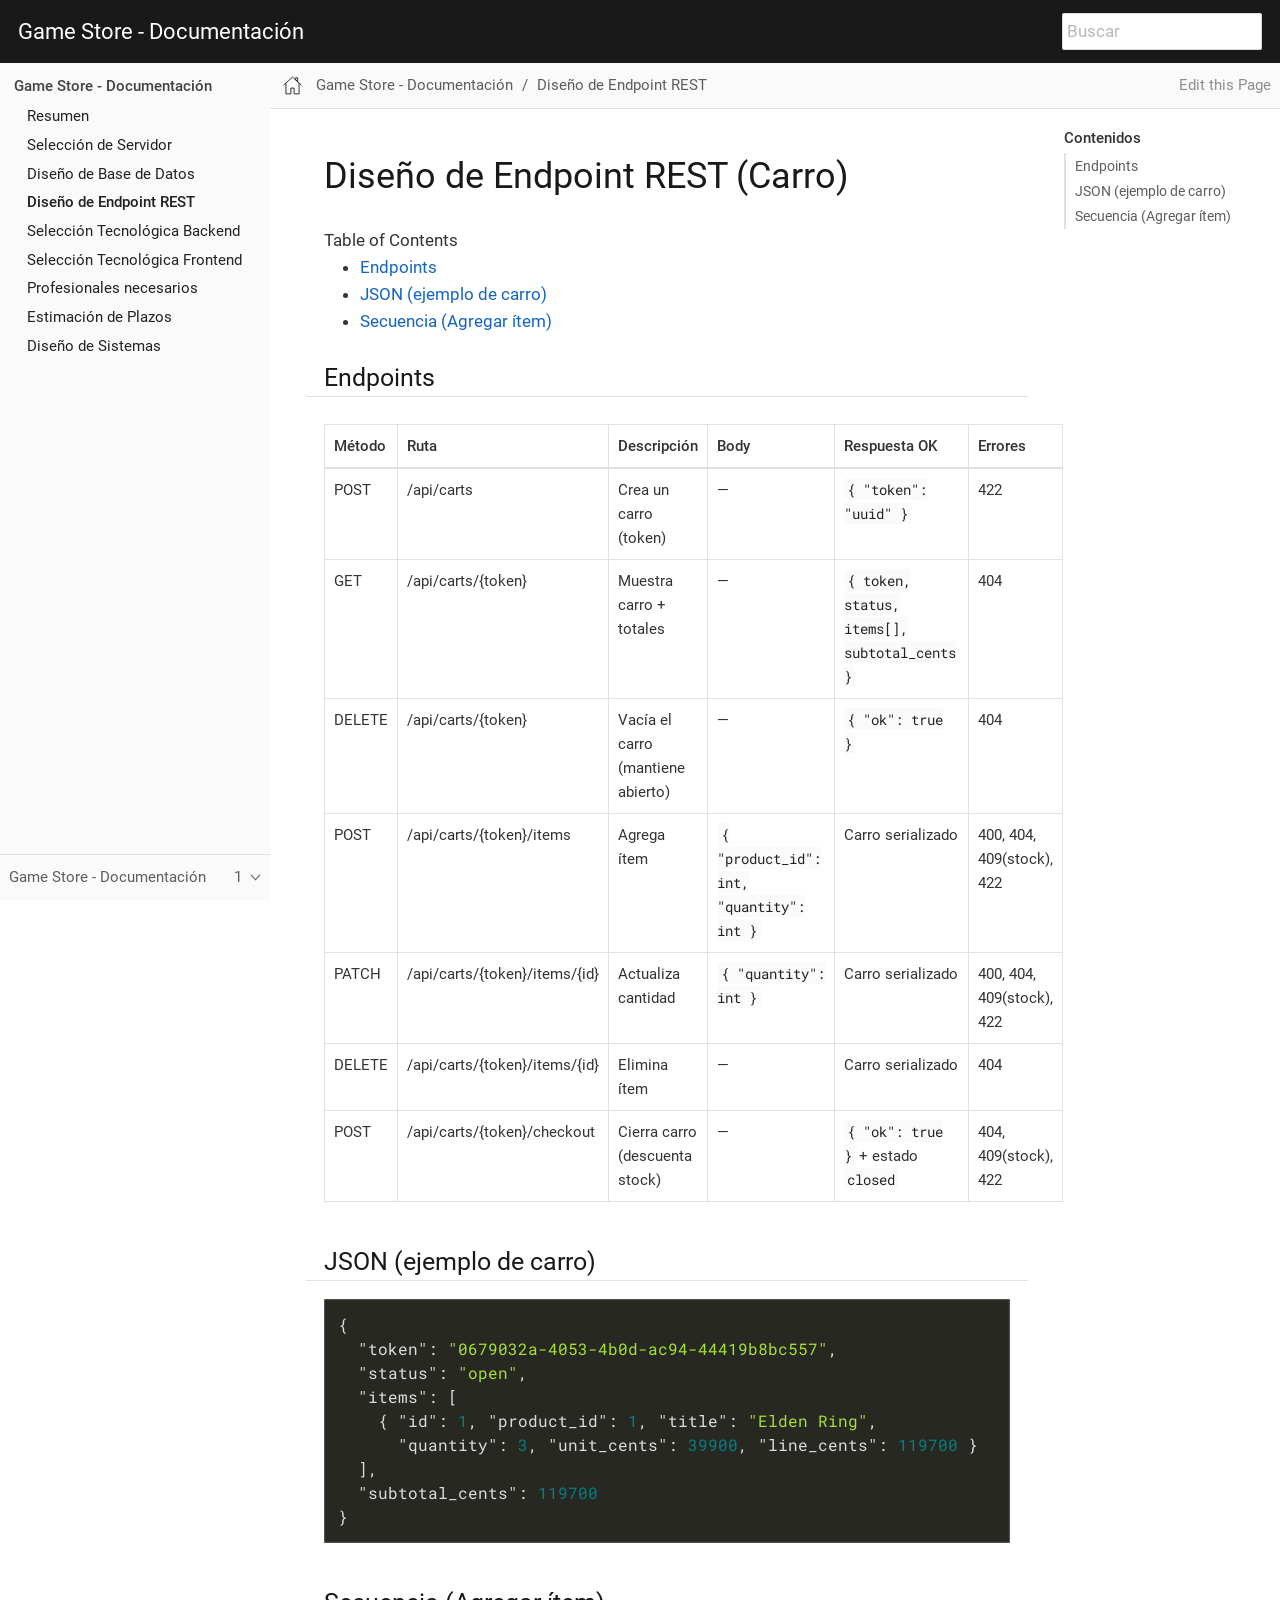
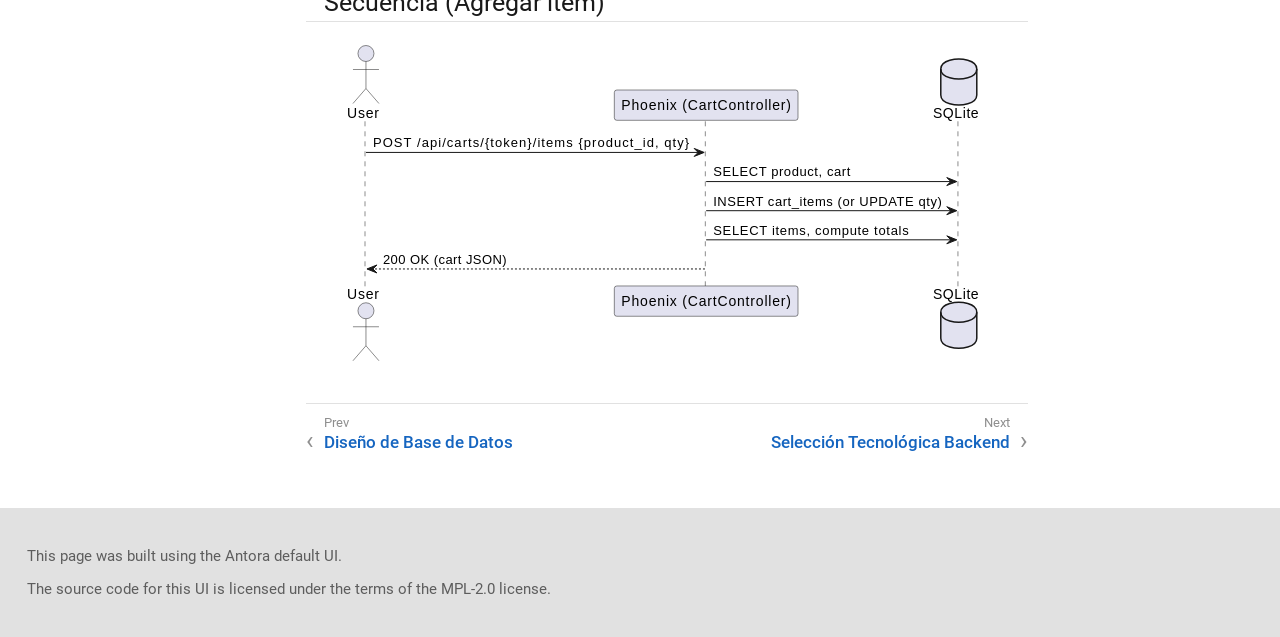
<file: docs/game-store-docs/1/endpoint_rest.html>
<!DOCTYPE html>
<html lang="en">
  <head>
    <meta charset="utf-8">
    <meta name="viewport" content="width=device-width,initial-scale=1">
    <title>Diseño de Endpoint REST (Carro) :: Game Store - Documentación</title>
    <link rel="canonical" href="https://ninjascl.github.io/antora-docs-bootstrap/game-store-docs/1/endpoint_rest.html">
    <link rel="prev" href="base_de_datos.html">
    <link rel="next" href="backend.html">
    <meta name="generator" content="Antora 3.1.10">
    <link rel="stylesheet" href="../../_/css/site.css">
    <link rel="stylesheet" href="../../_/js/vendor/styles/monokai.css">  </head>
  <body class="article">
<header class="header">
  <nav class="navbar">
    <div class="navbar-brand">
      <a class="navbar-item" href="https://ninjascl.github.io/antora-docs-bootstrap">Game Store - Documentación</a>
      <div class="navbar-item search hide-for-print">
        <div id="search-field" class="field">
          <input id="search-input" type="text" placeholder="Buscar">
        </div>
      </div>
      <button class="navbar-burger" aria-controls="topbar-nav" aria-expanded="false" aria-label="Menu">
        <span></span>
        <span></span>
        <span></span>
      </button>
    </div>
    <!--
    <div id="topbar-nav" class="navbar-menu">
      <div class="navbar-end">
        <a class="navbar-item" href="#">Home</a>
        <div class="navbar-item has-dropdown is-hoverable">
          <a class="navbar-link" href="#">Products</a>
          <div class="navbar-dropdown">
            <a class="navbar-item" href="#">Product A</a>
            <a class="navbar-item" href="#">Product B</a>
            <a class="navbar-item" href="#">Product C</a>
          </div>
        </div>
        <div class="navbar-item has-dropdown is-hoverable">
          <a class="navbar-link" href="#">Services</a>
          <div class="navbar-dropdown">
            <a class="navbar-item" href="#">Service A</a>
            <a class="navbar-item" href="#">Service B</a>
            <a class="navbar-item" href="#">Service C</a>
          </div>
        </div>
        <div class="navbar-item">
          <span class="control">
            <a class="button is-primary" href="#">Download</a>
          </span>
        </div>
      </div>
    </div>
    -->
  </nav>
</header>
<div class="body">
<div class="nav-container" data-component="game-store-docs" data-version="1">
  <aside class="nav">
    <div class="panels">
<div class="nav-panel-menu is-active" data-panel="menu">
  <nav class="nav-menu">
    <button class="nav-menu-toggle" aria-label="Toggle expand/collapse all" style="display: none"></button>
    <h3 class="title"><a href="index.html">Game Store - Documentación</a></h3>
<ul class="nav-list">
  <li class="nav-item" data-depth="0">
<ul class="nav-list">
  <li class="nav-item" data-depth="1">
    <a class="nav-link" href="index.html">Resumen</a>
  </li>
  <li class="nav-item" data-depth="1">
    <a class="nav-link" href="servidor.html">Selección de Servidor</a>
  </li>
  <li class="nav-item" data-depth="1">
    <a class="nav-link" href="base_de_datos.html">Diseño de Base de Datos</a>
  </li>
  <li class="nav-item is-current-page" data-depth="1">
    <a class="nav-link" href="endpoint_rest.html">Diseño de Endpoint REST</a>
  </li>
  <li class="nav-item" data-depth="1">
    <a class="nav-link" href="backend.html">Selección Tecnológica Backend</a>
  </li>
  <li class="nav-item" data-depth="1">
    <a class="nav-link" href="frontend.html">Selección Tecnológica Frontend</a>
  </li>
  <li class="nav-item" data-depth="1">
    <a class="nav-link" href="equipo.html">Profesionales necesarios</a>
  </li>
  <li class="nav-item" data-depth="1">
    <a class="nav-link" href="plazos.html">Estimación de Plazos</a>
  </li>
  <li class="nav-item" data-depth="1">
    <a class="nav-link" href="diseno_sistemas.html">Diseño de Sistemas</a>
  </li>
</ul>
  </li>
</ul>
  </nav>
</div>
<div class="nav-panel-explore" data-panel="explore">
  <div class="context">
    <span class="title">Game Store - Documentación</span>
    <span class="version">1</span>
  </div>
  <ul class="components">
    <li class="component is-current">
      <div class="title"><a href="index.html">Game Store - Documentación</a></div>
      <ul class="versions">
        <li class="version is-current is-latest">
          <a href="index.html">1</a>
        </li>
      </ul>
    </li>
  </ul>
</div>
    </div>
  </aside>
</div>
<main class="article">
<div class="toolbar" role="navigation">
<button class="nav-toggle"></button>
  <a href="index.html" class="home-link"></a>
<nav class="breadcrumbs" aria-label="breadcrumbs">
  <ul>
    <li><a href="index.html">Game Store - Documentación</a></li>
    <li><a href="endpoint_rest.html">Diseño de Endpoint REST</a></li>
  </ul>
</nav>
<div class="edit-this-page"><a href="file:///antora/./modules/ROOT/pages/endpoint_rest.adoc">Edit this Page</a></div>
</div>
  <div class="content">
<aside class="toc sidebar" data-title="Contenidos" data-levels="2">
  <div class="toc-menu"></div>
</aside>
<article class="doc">
<h1 class="page">Diseño de Endpoint REST (Carro)</h1>
<div id="toc" class="toc">
<div id="toctitle">Table of Contents</div>
<ul class="sectlevel1">
<li><a href="#endpoints">Endpoints</a></li>
<li><a href="#json-ejemplo-de-carro">JSON (ejemplo de carro)</a></li>
<li><a href="#secuencia-agregar-ítem">Secuencia (Agregar ítem)</a></li>
</ul>
</div>
<div class="sect1">
<h2 id="endpoints"><a class="anchor" href="#endpoints"></a>Endpoints</h2>
<div class="sectionbody">
<table class="tableblock frame-all grid-all stretch">
<colgroup>
<col style="width: 16.6666%;">
<col style="width: 16.6666%;">
<col style="width: 16.6666%;">
<col style="width: 16.6666%;">
<col style="width: 16.6666%;">
<col style="width: 16.667%;">
</colgroup>
<thead>
<tr>
<th class="tableblock halign-left valign-top">Método</th>
<th class="tableblock halign-left valign-top">Ruta</th>
<th class="tableblock halign-left valign-top">Descripción</th>
<th class="tableblock halign-left valign-top">Body</th>
<th class="tableblock halign-left valign-top">Respuesta OK</th>
<th class="tableblock halign-left valign-top">Errores</th>
</tr>
</thead>
<tbody>
<tr>
<td class="tableblock halign-left valign-top"><p class="tableblock">POST</p></td>
<td class="tableblock halign-left valign-top"><p class="tableblock">/api/carts</p></td>
<td class="tableblock halign-left valign-top"><p class="tableblock">Crea un carro (token)</p></td>
<td class="tableblock halign-left valign-top"><p class="tableblock">—</p></td>
<td class="tableblock halign-left valign-top"><p class="tableblock"><code>{ "token": "uuid" }</code></p></td>
<td class="tableblock halign-left valign-top"><p class="tableblock">422</p></td>
</tr>
<tr>
<td class="tableblock halign-left valign-top"><p class="tableblock">GET</p></td>
<td class="tableblock halign-left valign-top"><p class="tableblock">/api/carts/{token}</p></td>
<td class="tableblock halign-left valign-top"><p class="tableblock">Muestra carro + totales</p></td>
<td class="tableblock halign-left valign-top"><p class="tableblock">—</p></td>
<td class="tableblock halign-left valign-top"><p class="tableblock"><code>{ token, status, items[], subtotal_cents }</code></p></td>
<td class="tableblock halign-left valign-top"><p class="tableblock">404</p></td>
</tr>
<tr>
<td class="tableblock halign-left valign-top"><p class="tableblock">DELETE</p></td>
<td class="tableblock halign-left valign-top"><p class="tableblock">/api/carts/{token}</p></td>
<td class="tableblock halign-left valign-top"><p class="tableblock">Vacía el carro (mantiene abierto)</p></td>
<td class="tableblock halign-left valign-top"><p class="tableblock">—</p></td>
<td class="tableblock halign-left valign-top"><p class="tableblock"><code>{ "ok": true }</code></p></td>
<td class="tableblock halign-left valign-top"><p class="tableblock">404</p></td>
</tr>
<tr>
<td class="tableblock halign-left valign-top"><p class="tableblock">POST</p></td>
<td class="tableblock halign-left valign-top"><p class="tableblock">/api/carts/{token}/items</p></td>
<td class="tableblock halign-left valign-top"><p class="tableblock">Agrega ítem</p></td>
<td class="tableblock halign-left valign-top"><p class="tableblock"><code>{ "product_id": int, "quantity": int }</code></p></td>
<td class="tableblock halign-left valign-top"><p class="tableblock">Carro serializado</p></td>
<td class="tableblock halign-left valign-top"><p class="tableblock">400, 404, 409(stock), 422</p></td>
</tr>
<tr>
<td class="tableblock halign-left valign-top"><p class="tableblock">PATCH</p></td>
<td class="tableblock halign-left valign-top"><p class="tableblock">/api/carts/{token}/items/{id}</p></td>
<td class="tableblock halign-left valign-top"><p class="tableblock">Actualiza cantidad</p></td>
<td class="tableblock halign-left valign-top"><p class="tableblock"><code>{ "quantity": int }</code></p></td>
<td class="tableblock halign-left valign-top"><p class="tableblock">Carro serializado</p></td>
<td class="tableblock halign-left valign-top"><p class="tableblock">400, 404, 409(stock), 422</p></td>
</tr>
<tr>
<td class="tableblock halign-left valign-top"><p class="tableblock">DELETE</p></td>
<td class="tableblock halign-left valign-top"><p class="tableblock">/api/carts/{token}/items/{id}</p></td>
<td class="tableblock halign-left valign-top"><p class="tableblock">Elimina ítem</p></td>
<td class="tableblock halign-left valign-top"><p class="tableblock">—</p></td>
<td class="tableblock halign-left valign-top"><p class="tableblock">Carro serializado</p></td>
<td class="tableblock halign-left valign-top"><p class="tableblock">404</p></td>
</tr>
<tr>
<td class="tableblock halign-left valign-top"><p class="tableblock">POST</p></td>
<td class="tableblock halign-left valign-top"><p class="tableblock">/api/carts/{token}/checkout</p></td>
<td class="tableblock halign-left valign-top"><p class="tableblock">Cierra carro (descuenta stock)</p></td>
<td class="tableblock halign-left valign-top"><p class="tableblock">—</p></td>
<td class="tableblock halign-left valign-top"><p class="tableblock"><code>{ "ok": true }</code> + estado <code>closed</code></p></td>
<td class="tableblock halign-left valign-top"><p class="tableblock">404, 409(stock), 422</p></td>
</tr>
</tbody>
</table>
</div>
</div>
<div class="sect1">
<h2 id="json-ejemplo-de-carro"><a class="anchor" href="#json-ejemplo-de-carro"></a>JSON (ejemplo de carro)</h2>
<div class="sectionbody">
<div class="listingblock">
<div class="content">
<pre class="highlightjs highlight"><code class="language-json hljs" data-lang="json">{
  "token": "0679032a-4053-4b0d-ac94-44419b8bc557",
  "status": "open",
  "items": [
    { "id": 1, "product_id": 1, "title": "Elden Ring",
      "quantity": 3, "unit_cents": 39900, "line_cents": 119700 }
  ],
  "subtotal_cents": 119700
}</code></pre>
</div>
</div>
</div>
</div>
<div class="sect1">
<h2 id="secuencia-agregar-ítem"><a class="anchor" href="#secuencia-agregar-ítem"></a>Secuencia (Agregar ítem)</h2>
<div class="sectionbody">
<div class="imageblock kroki">
<div class="content">
<img src="_images/diag-ac266dfec17ffc08ffd8621fb0434e0e0b8f6c4e.svg" alt="Diagram">
</div>
</div>
</div>
</div>
<nav class="pagination">
  <span class="prev"><a href="base_de_datos.html">Diseño de Base de Datos</a></span>
  <span class="next"><a href="backend.html">Selección Tecnológica Backend</a></span>
</nav>
</article>
  </div>
</main>
</div>
<footer class="footer">
  <p>This page was built using the Antora default UI.</p>
  <p>The source code for this UI is licensed under the terms of the MPL-2.0 license.</p>
</footer>
<script id="site-script" src="../../_/js/site.js" data-ui-root-path="../../_"></script>
<script async src="../../_/js/vendor/highlight.js"></script>
<script src="../../_/js/vendor/lunr.js"></script>
<script src="../../_/js/search-ui.js" id="search-ui-script" data-site-root-path="../.." data-snippet-length="100" data-stylesheet="../../_/css/search.css"></script>
<script async src="../../search-index.js"></script>
  </body>
</html>
</file>
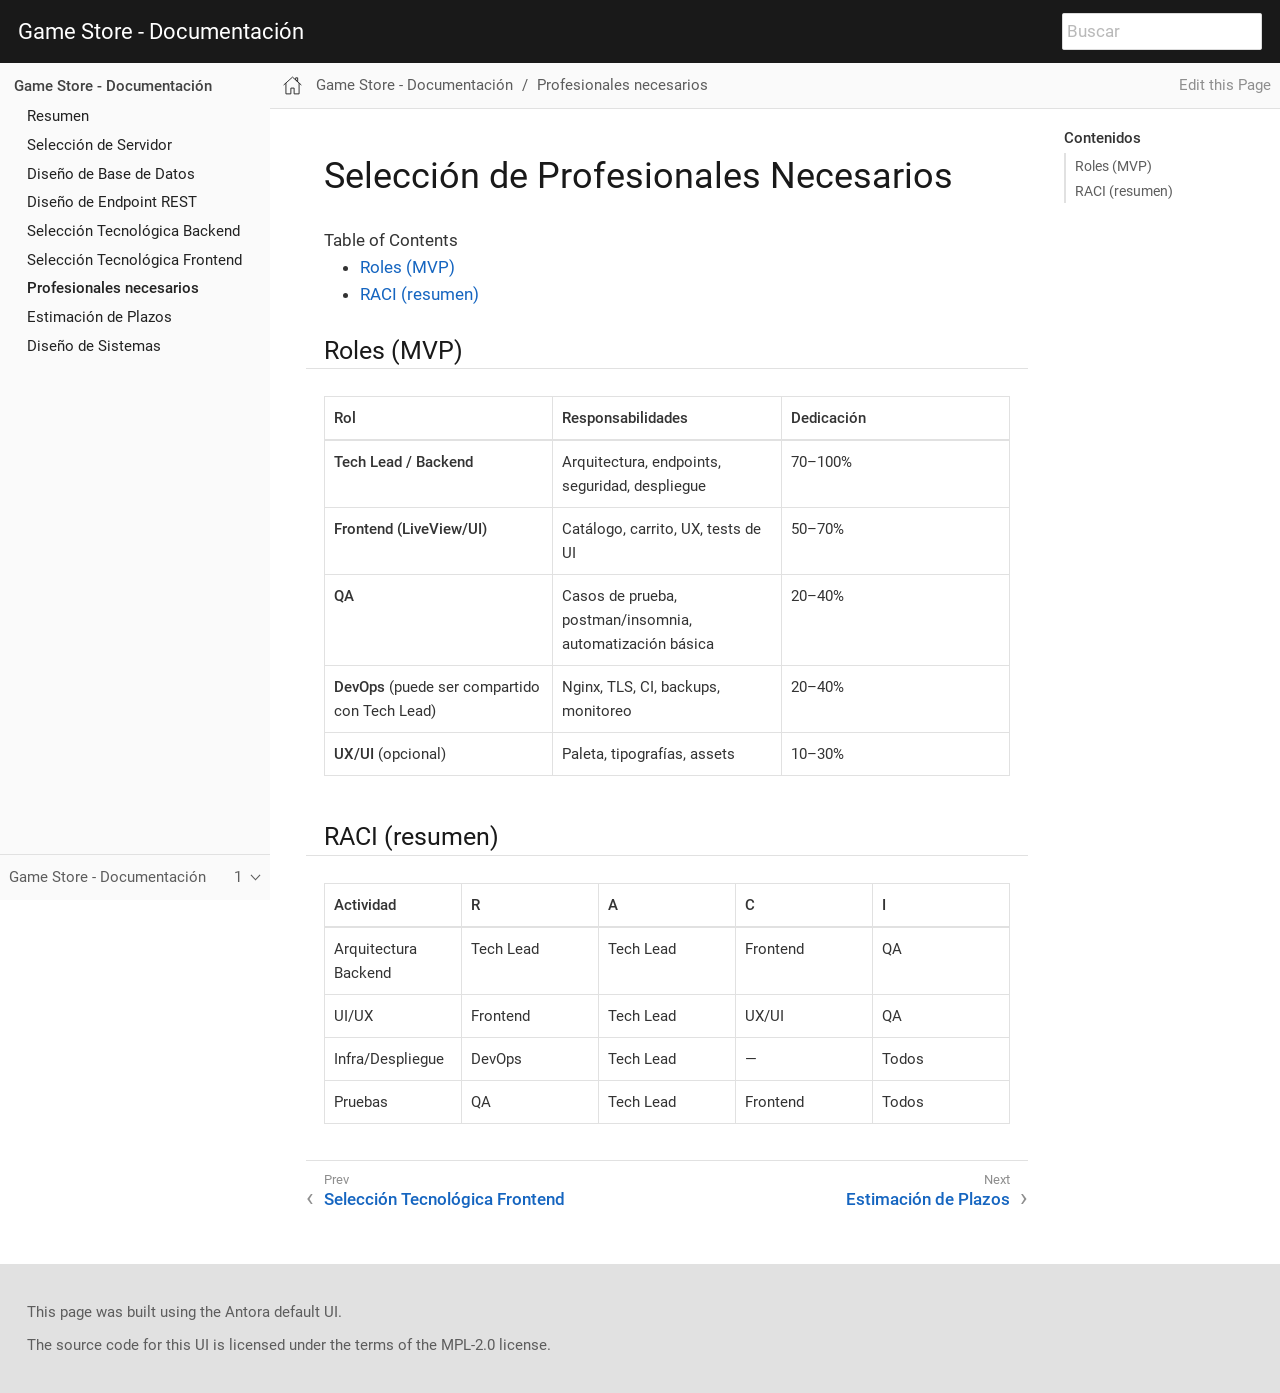
<file: docs/game-store-docs/1/equipo.html>
<!DOCTYPE html>
<html lang="en">
  <head>
    <meta charset="utf-8">
    <meta name="viewport" content="width=device-width,initial-scale=1">
    <title>Selección de Profesionales Necesarios :: Game Store - Documentación</title>
    <link rel="canonical" href="https://ninjascl.github.io/antora-docs-bootstrap/game-store-docs/1/equipo.html">
    <link rel="prev" href="frontend.html">
    <link rel="next" href="plazos.html">
    <meta name="generator" content="Antora 3.1.10">
    <link rel="stylesheet" href="../../_/css/site.css">
    <link rel="stylesheet" href="../../_/js/vendor/styles/monokai.css">  </head>
  <body class="article">
<header class="header">
  <nav class="navbar">
    <div class="navbar-brand">
      <a class="navbar-item" href="https://ninjascl.github.io/antora-docs-bootstrap">Game Store - Documentación</a>
      <div class="navbar-item search hide-for-print">
        <div id="search-field" class="field">
          <input id="search-input" type="text" placeholder="Buscar">
        </div>
      </div>
      <button class="navbar-burger" aria-controls="topbar-nav" aria-expanded="false" aria-label="Menu">
        <span></span>
        <span></span>
        <span></span>
      </button>
    </div>
    <!--
    <div id="topbar-nav" class="navbar-menu">
      <div class="navbar-end">
        <a class="navbar-item" href="#">Home</a>
        <div class="navbar-item has-dropdown is-hoverable">
          <a class="navbar-link" href="#">Products</a>
          <div class="navbar-dropdown">
            <a class="navbar-item" href="#">Product A</a>
            <a class="navbar-item" href="#">Product B</a>
            <a class="navbar-item" href="#">Product C</a>
          </div>
        </div>
        <div class="navbar-item has-dropdown is-hoverable">
          <a class="navbar-link" href="#">Services</a>
          <div class="navbar-dropdown">
            <a class="navbar-item" href="#">Service A</a>
            <a class="navbar-item" href="#">Service B</a>
            <a class="navbar-item" href="#">Service C</a>
          </div>
        </div>
        <div class="navbar-item">
          <span class="control">
            <a class="button is-primary" href="#">Download</a>
          </span>
        </div>
      </div>
    </div>
    -->
  </nav>
</header>
<div class="body">
<div class="nav-container" data-component="game-store-docs" data-version="1">
  <aside class="nav">
    <div class="panels">
<div class="nav-panel-menu is-active" data-panel="menu">
  <nav class="nav-menu">
    <button class="nav-menu-toggle" aria-label="Toggle expand/collapse all" style="display: none"></button>
    <h3 class="title"><a href="index.html">Game Store - Documentación</a></h3>
<ul class="nav-list">
  <li class="nav-item" data-depth="0">
<ul class="nav-list">
  <li class="nav-item" data-depth="1">
    <a class="nav-link" href="index.html">Resumen</a>
  </li>
  <li class="nav-item" data-depth="1">
    <a class="nav-link" href="servidor.html">Selección de Servidor</a>
  </li>
  <li class="nav-item" data-depth="1">
    <a class="nav-link" href="base_de_datos.html">Diseño de Base de Datos</a>
  </li>
  <li class="nav-item" data-depth="1">
    <a class="nav-link" href="endpoint_rest.html">Diseño de Endpoint REST</a>
  </li>
  <li class="nav-item" data-depth="1">
    <a class="nav-link" href="backend.html">Selección Tecnológica Backend</a>
  </li>
  <li class="nav-item" data-depth="1">
    <a class="nav-link" href="frontend.html">Selección Tecnológica Frontend</a>
  </li>
  <li class="nav-item is-current-page" data-depth="1">
    <a class="nav-link" href="equipo.html">Profesionales necesarios</a>
  </li>
  <li class="nav-item" data-depth="1">
    <a class="nav-link" href="plazos.html">Estimación de Plazos</a>
  </li>
  <li class="nav-item" data-depth="1">
    <a class="nav-link" href="diseno_sistemas.html">Diseño de Sistemas</a>
  </li>
</ul>
  </li>
</ul>
  </nav>
</div>
<div class="nav-panel-explore" data-panel="explore">
  <div class="context">
    <span class="title">Game Store - Documentación</span>
    <span class="version">1</span>
  </div>
  <ul class="components">
    <li class="component is-current">
      <div class="title"><a href="index.html">Game Store - Documentación</a></div>
      <ul class="versions">
        <li class="version is-current is-latest">
          <a href="index.html">1</a>
        </li>
      </ul>
    </li>
  </ul>
</div>
    </div>
  </aside>
</div>
<main class="article">
<div class="toolbar" role="navigation">
<button class="nav-toggle"></button>
  <a href="index.html" class="home-link"></a>
<nav class="breadcrumbs" aria-label="breadcrumbs">
  <ul>
    <li><a href="index.html">Game Store - Documentación</a></li>
    <li><a href="equipo.html">Profesionales necesarios</a></li>
  </ul>
</nav>
<div class="edit-this-page"><a href="file:///antora/./modules/ROOT/pages/equipo.adoc">Edit this Page</a></div>
</div>
  <div class="content">
<aside class="toc sidebar" data-title="Contenidos" data-levels="2">
  <div class="toc-menu"></div>
</aside>
<article class="doc">
<h1 class="page">Selección de Profesionales Necesarios</h1>
<div id="toc" class="toc">
<div id="toctitle">Table of Contents</div>
<ul class="sectlevel1">
<li><a href="#roles-mvp">Roles (MVP)</a></li>
<li><a href="#raci-resumen">RACI (resumen)</a></li>
</ul>
</div>
<div class="sect1">
<h2 id="roles-mvp"><a class="anchor" href="#roles-mvp"></a>Roles (MVP)</h2>
<div class="sectionbody">
<table class="tableblock frame-all grid-all stretch">
<colgroup>
<col style="width: 33.3333%;">
<col style="width: 33.3333%;">
<col style="width: 33.3334%;">
</colgroup>
<thead>
<tr>
<th class="tableblock halign-left valign-top">Rol</th>
<th class="tableblock halign-left valign-top">Responsabilidades</th>
<th class="tableblock halign-left valign-top">Dedicación</th>
</tr>
</thead>
<tbody>
<tr>
<td class="tableblock halign-left valign-top"><p class="tableblock"><strong>Tech Lead / Backend</strong></p></td>
<td class="tableblock halign-left valign-top"><p class="tableblock">Arquitectura, endpoints, seguridad, despliegue</p></td>
<td class="tableblock halign-left valign-top"><p class="tableblock">70–100%</p></td>
</tr>
<tr>
<td class="tableblock halign-left valign-top"><p class="tableblock"><strong>Frontend (LiveView/UI)</strong></p></td>
<td class="tableblock halign-left valign-top"><p class="tableblock">Catálogo, carrito, UX, tests de UI</p></td>
<td class="tableblock halign-left valign-top"><p class="tableblock">50–70%</p></td>
</tr>
<tr>
<td class="tableblock halign-left valign-top"><p class="tableblock"><strong>QA</strong></p></td>
<td class="tableblock halign-left valign-top"><p class="tableblock">Casos de prueba, postman/insomnia, automatización básica</p></td>
<td class="tableblock halign-left valign-top"><p class="tableblock">20–40%</p></td>
</tr>
<tr>
<td class="tableblock halign-left valign-top"><p class="tableblock"><strong>DevOps</strong> (puede ser compartido con Tech Lead)</p></td>
<td class="tableblock halign-left valign-top"><p class="tableblock">Nginx, TLS, CI, backups, monitoreo</p></td>
<td class="tableblock halign-left valign-top"><p class="tableblock">20–40%</p></td>
</tr>
<tr>
<td class="tableblock halign-left valign-top"><p class="tableblock"><strong>UX/UI</strong> (opcional)</p></td>
<td class="tableblock halign-left valign-top"><p class="tableblock">Paleta, tipografías, assets</p></td>
<td class="tableblock halign-left valign-top"><p class="tableblock">10–30%</p></td>
</tr>
</tbody>
</table>
</div>
</div>
<div class="sect1">
<h2 id="raci-resumen"><a class="anchor" href="#raci-resumen"></a>RACI (resumen)</h2>
<div class="sectionbody">
<table class="tableblock frame-all grid-all stretch">
<colgroup>
<col style="width: 20%;">
<col style="width: 20%;">
<col style="width: 20%;">
<col style="width: 20%;">
<col style="width: 20%;">
</colgroup>
<thead>
<tr>
<th class="tableblock halign-left valign-top">Actividad</th>
<th class="tableblock halign-left valign-top">R</th>
<th class="tableblock halign-left valign-top">A</th>
<th class="tableblock halign-left valign-top">C</th>
<th class="tableblock halign-left valign-top">I</th>
</tr>
</thead>
<tbody>
<tr>
<td class="tableblock halign-left valign-top"><p class="tableblock">Arquitectura Backend</p></td>
<td class="tableblock halign-left valign-top"><p class="tableblock">Tech Lead</p></td>
<td class="tableblock halign-left valign-top"><p class="tableblock">Tech Lead</p></td>
<td class="tableblock halign-left valign-top"><p class="tableblock">Frontend</p></td>
<td class="tableblock halign-left valign-top"><p class="tableblock">QA</p></td>
</tr>
<tr>
<td class="tableblock halign-left valign-top"><p class="tableblock">UI/UX</p></td>
<td class="tableblock halign-left valign-top"><p class="tableblock">Frontend</p></td>
<td class="tableblock halign-left valign-top"><p class="tableblock">Tech Lead</p></td>
<td class="tableblock halign-left valign-top"><p class="tableblock">UX/UI</p></td>
<td class="tableblock halign-left valign-top"><p class="tableblock">QA</p></td>
</tr>
<tr>
<td class="tableblock halign-left valign-top"><p class="tableblock">Infra/Despliegue</p></td>
<td class="tableblock halign-left valign-top"><p class="tableblock">DevOps</p></td>
<td class="tableblock halign-left valign-top"><p class="tableblock">Tech Lead</p></td>
<td class="tableblock halign-left valign-top"><p class="tableblock">—</p></td>
<td class="tableblock halign-left valign-top"><p class="tableblock">Todos</p></td>
</tr>
<tr>
<td class="tableblock halign-left valign-top"><p class="tableblock">Pruebas</p></td>
<td class="tableblock halign-left valign-top"><p class="tableblock">QA</p></td>
<td class="tableblock halign-left valign-top"><p class="tableblock">Tech Lead</p></td>
<td class="tableblock halign-left valign-top"><p class="tableblock">Frontend</p></td>
<td class="tableblock halign-left valign-top"><p class="tableblock">Todos</p></td>
</tr>
</tbody>
</table>
</div>
</div>
<nav class="pagination">
  <span class="prev"><a href="frontend.html">Selección Tecnológica Frontend</a></span>
  <span class="next"><a href="plazos.html">Estimación de Plazos</a></span>
</nav>
</article>
  </div>
</main>
</div>
<footer class="footer">
  <p>This page was built using the Antora default UI.</p>
  <p>The source code for this UI is licensed under the terms of the MPL-2.0 license.</p>
</footer>
<script id="site-script" src="../../_/js/site.js" data-ui-root-path="../../_"></script>
<script async src="../../_/js/vendor/highlight.js"></script>
<script src="../../_/js/vendor/lunr.js"></script>
<script src="../../_/js/search-ui.js" id="search-ui-script" data-site-root-path="../.." data-snippet-length="100" data-stylesheet="../../_/css/search.css"></script>
<script async src="../../search-index.js"></script>
  </body>
</html>
</file>
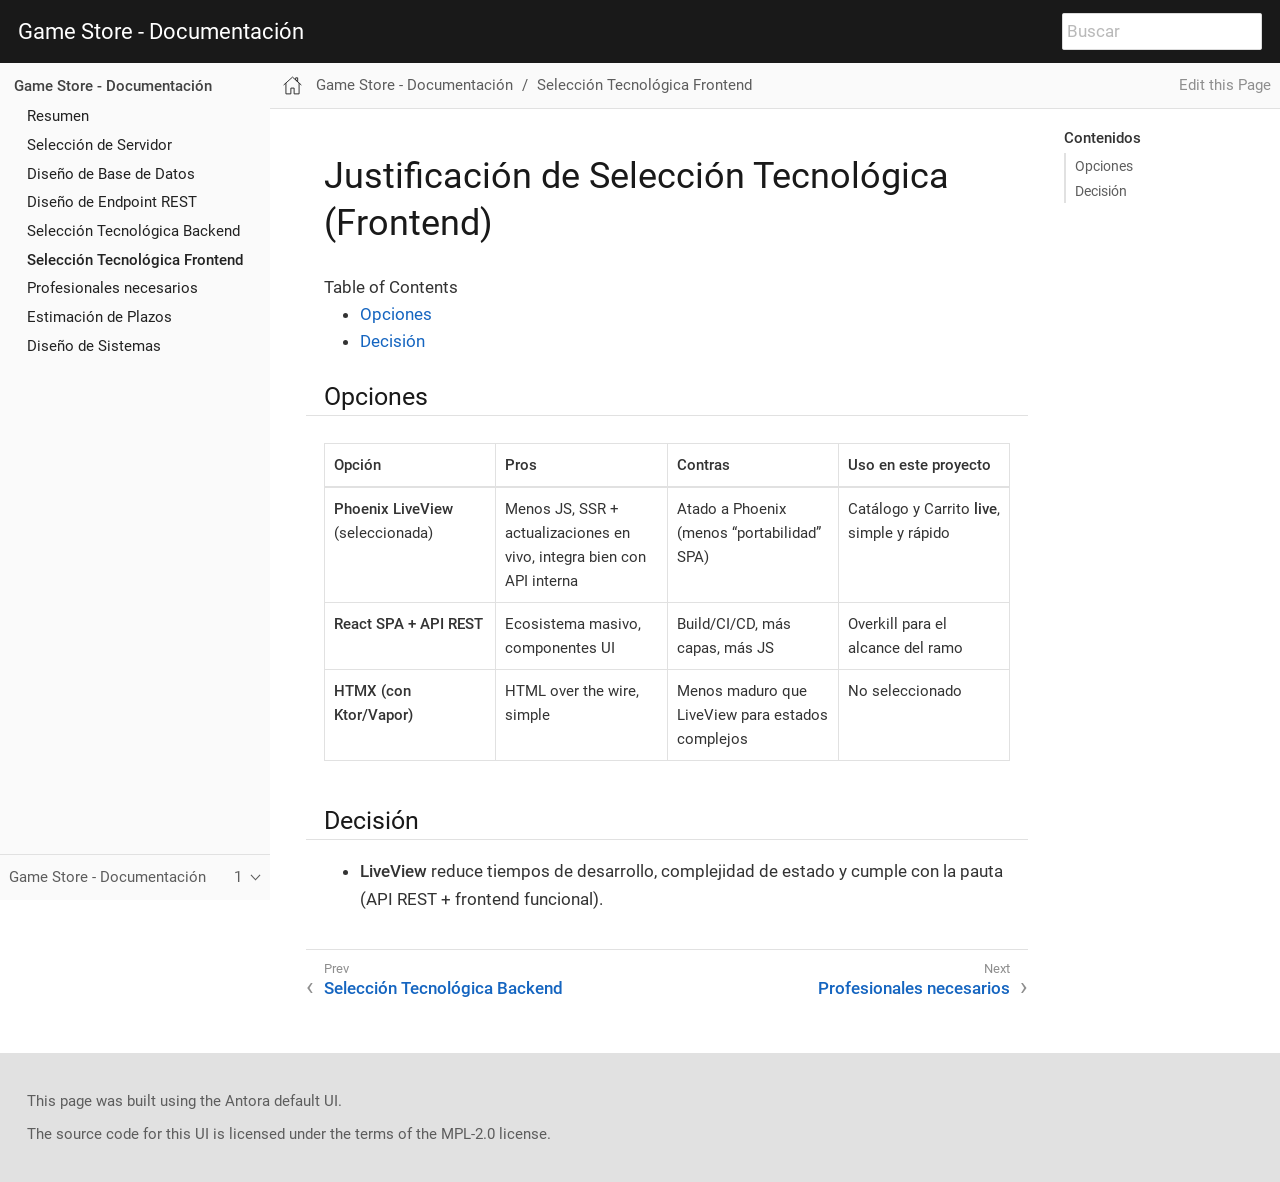
<file: docs/game-store-docs/1/frontend.html>
<!DOCTYPE html>
<html lang="en">
  <head>
    <meta charset="utf-8">
    <meta name="viewport" content="width=device-width,initial-scale=1">
    <title>Justificación de Selección Tecnológica (Frontend) :: Game Store - Documentación</title>
    <link rel="canonical" href="https://ninjascl.github.io/antora-docs-bootstrap/game-store-docs/1/frontend.html">
    <link rel="prev" href="backend.html">
    <link rel="next" href="equipo.html">
    <meta name="generator" content="Antora 3.1.10">
    <link rel="stylesheet" href="../../_/css/site.css">
    <link rel="stylesheet" href="../../_/js/vendor/styles/monokai.css">  </head>
  <body class="article">
<header class="header">
  <nav class="navbar">
    <div class="navbar-brand">
      <a class="navbar-item" href="https://ninjascl.github.io/antora-docs-bootstrap">Game Store - Documentación</a>
      <div class="navbar-item search hide-for-print">
        <div id="search-field" class="field">
          <input id="search-input" type="text" placeholder="Buscar">
        </div>
      </div>
      <button class="navbar-burger" aria-controls="topbar-nav" aria-expanded="false" aria-label="Menu">
        <span></span>
        <span></span>
        <span></span>
      </button>
    </div>
    <!--
    <div id="topbar-nav" class="navbar-menu">
      <div class="navbar-end">
        <a class="navbar-item" href="#">Home</a>
        <div class="navbar-item has-dropdown is-hoverable">
          <a class="navbar-link" href="#">Products</a>
          <div class="navbar-dropdown">
            <a class="navbar-item" href="#">Product A</a>
            <a class="navbar-item" href="#">Product B</a>
            <a class="navbar-item" href="#">Product C</a>
          </div>
        </div>
        <div class="navbar-item has-dropdown is-hoverable">
          <a class="navbar-link" href="#">Services</a>
          <div class="navbar-dropdown">
            <a class="navbar-item" href="#">Service A</a>
            <a class="navbar-item" href="#">Service B</a>
            <a class="navbar-item" href="#">Service C</a>
          </div>
        </div>
        <div class="navbar-item">
          <span class="control">
            <a class="button is-primary" href="#">Download</a>
          </span>
        </div>
      </div>
    </div>
    -->
  </nav>
</header>
<div class="body">
<div class="nav-container" data-component="game-store-docs" data-version="1">
  <aside class="nav">
    <div class="panels">
<div class="nav-panel-menu is-active" data-panel="menu">
  <nav class="nav-menu">
    <button class="nav-menu-toggle" aria-label="Toggle expand/collapse all" style="display: none"></button>
    <h3 class="title"><a href="index.html">Game Store - Documentación</a></h3>
<ul class="nav-list">
  <li class="nav-item" data-depth="0">
<ul class="nav-list">
  <li class="nav-item" data-depth="1">
    <a class="nav-link" href="index.html">Resumen</a>
  </li>
  <li class="nav-item" data-depth="1">
    <a class="nav-link" href="servidor.html">Selección de Servidor</a>
  </li>
  <li class="nav-item" data-depth="1">
    <a class="nav-link" href="base_de_datos.html">Diseño de Base de Datos</a>
  </li>
  <li class="nav-item" data-depth="1">
    <a class="nav-link" href="endpoint_rest.html">Diseño de Endpoint REST</a>
  </li>
  <li class="nav-item" data-depth="1">
    <a class="nav-link" href="backend.html">Selección Tecnológica Backend</a>
  </li>
  <li class="nav-item is-current-page" data-depth="1">
    <a class="nav-link" href="frontend.html">Selección Tecnológica Frontend</a>
  </li>
  <li class="nav-item" data-depth="1">
    <a class="nav-link" href="equipo.html">Profesionales necesarios</a>
  </li>
  <li class="nav-item" data-depth="1">
    <a class="nav-link" href="plazos.html">Estimación de Plazos</a>
  </li>
  <li class="nav-item" data-depth="1">
    <a class="nav-link" href="diseno_sistemas.html">Diseño de Sistemas</a>
  </li>
</ul>
  </li>
</ul>
  </nav>
</div>
<div class="nav-panel-explore" data-panel="explore">
  <div class="context">
    <span class="title">Game Store - Documentación</span>
    <span class="version">1</span>
  </div>
  <ul class="components">
    <li class="component is-current">
      <div class="title"><a href="index.html">Game Store - Documentación</a></div>
      <ul class="versions">
        <li class="version is-current is-latest">
          <a href="index.html">1</a>
        </li>
      </ul>
    </li>
  </ul>
</div>
    </div>
  </aside>
</div>
<main class="article">
<div class="toolbar" role="navigation">
<button class="nav-toggle"></button>
  <a href="index.html" class="home-link"></a>
<nav class="breadcrumbs" aria-label="breadcrumbs">
  <ul>
    <li><a href="index.html">Game Store - Documentación</a></li>
    <li><a href="frontend.html">Selección Tecnológica Frontend</a></li>
  </ul>
</nav>
<div class="edit-this-page"><a href="file:///antora/./modules/ROOT/pages/frontend.adoc">Edit this Page</a></div>
</div>
  <div class="content">
<aside class="toc sidebar" data-title="Contenidos" data-levels="2">
  <div class="toc-menu"></div>
</aside>
<article class="doc">
<h1 class="page">Justificación de Selección Tecnológica (Frontend)</h1>
<div id="toc" class="toc">
<div id="toctitle">Table of Contents</div>
<ul class="sectlevel1">
<li><a href="#opciones">Opciones</a></li>
<li><a href="#decisión">Decisión</a></li>
</ul>
</div>
<div class="sect1">
<h2 id="opciones"><a class="anchor" href="#opciones"></a>Opciones</h2>
<div class="sectionbody">
<table class="tableblock frame-all grid-all stretch">
<colgroup>
<col style="width: 25%;">
<col style="width: 25%;">
<col style="width: 25%;">
<col style="width: 25%;">
</colgroup>
<thead>
<tr>
<th class="tableblock halign-left valign-top">Opción</th>
<th class="tableblock halign-left valign-top">Pros</th>
<th class="tableblock halign-left valign-top">Contras</th>
<th class="tableblock halign-left valign-top">Uso en este proyecto</th>
</tr>
</thead>
<tbody>
<tr>
<td class="tableblock halign-left valign-top"><p class="tableblock"><strong>Phoenix LiveView</strong> (seleccionada)</p></td>
<td class="tableblock halign-left valign-top"><p class="tableblock">Menos JS, SSR + actualizaciones en vivo, integra bien con API interna</p></td>
<td class="tableblock halign-left valign-top"><p class="tableblock">Atado a Phoenix (menos “portabilidad” SPA)</p></td>
<td class="tableblock halign-left valign-top"><p class="tableblock">Catálogo y Carrito <strong>live</strong>, simple y rápido</p></td>
</tr>
<tr>
<td class="tableblock halign-left valign-top"><p class="tableblock"><strong>React SPA + API REST</strong></p></td>
<td class="tableblock halign-left valign-top"><p class="tableblock">Ecosistema masivo, componentes UI</p></td>
<td class="tableblock halign-left valign-top"><p class="tableblock">Build/CI/CD, más capas, más JS</p></td>
<td class="tableblock halign-left valign-top"><p class="tableblock">Overkill para el alcance del ramo</p></td>
</tr>
<tr>
<td class="tableblock halign-left valign-top"><p class="tableblock"><strong>HTMX (con Ktor/Vapor)</strong></p></td>
<td class="tableblock halign-left valign-top"><p class="tableblock">HTML over the wire, simple</p></td>
<td class="tableblock halign-left valign-top"><p class="tableblock">Menos maduro que LiveView para estados complejos</p></td>
<td class="tableblock halign-left valign-top"><p class="tableblock">No seleccionado</p></td>
</tr>
</tbody>
</table>
</div>
</div>
<div class="sect1">
<h2 id="decisión"><a class="anchor" href="#decisión"></a>Decisión</h2>
<div class="sectionbody">
<div class="ulist">
<ul>
<li>
<p><strong>LiveView</strong> reduce tiempos de desarrollo, complejidad de estado y cumple con la pauta (API REST + frontend funcional).</p>
</li>
</ul>
</div>
</div>
</div>
<nav class="pagination">
  <span class="prev"><a href="backend.html">Selección Tecnológica Backend</a></span>
  <span class="next"><a href="equipo.html">Profesionales necesarios</a></span>
</nav>
</article>
  </div>
</main>
</div>
<footer class="footer">
  <p>This page was built using the Antora default UI.</p>
  <p>The source code for this UI is licensed under the terms of the MPL-2.0 license.</p>
</footer>
<script id="site-script" src="../../_/js/site.js" data-ui-root-path="../../_"></script>
<script async src="../../_/js/vendor/highlight.js"></script>
<script src="../../_/js/vendor/lunr.js"></script>
<script src="../../_/js/search-ui.js" id="search-ui-script" data-site-root-path="../.." data-snippet-length="100" data-stylesheet="../../_/css/search.css"></script>
<script async src="../../search-index.js"></script>
  </body>
</html>
</file>
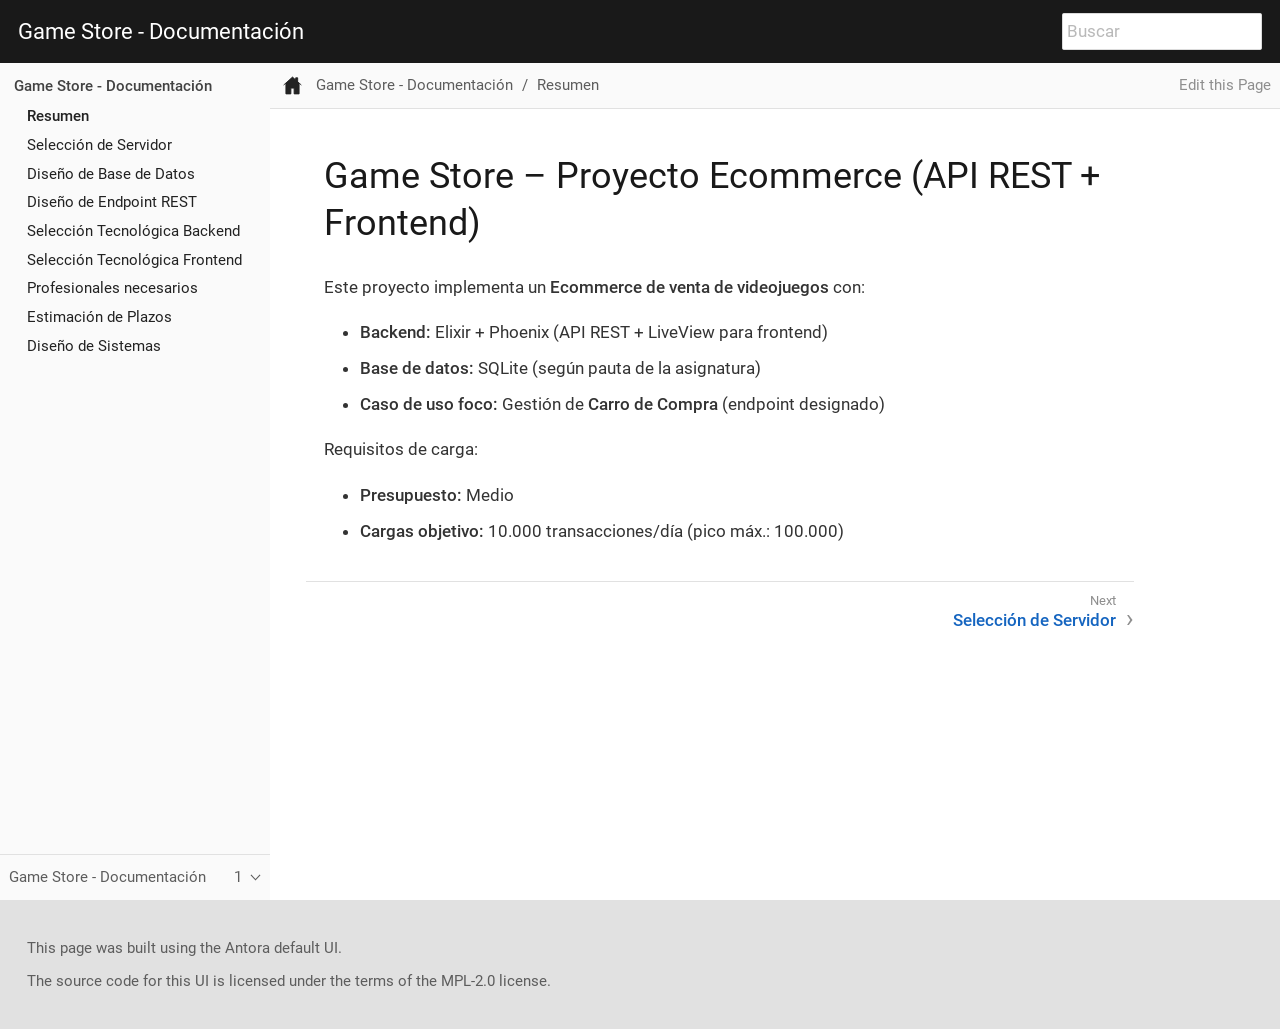
<file: docs/game-store-docs/1/home.html>
<!DOCTYPE html>
<meta charset="utf-8">
<link rel="canonical" href="https://ninjascl.github.io/antora-docs-bootstrap/game-store-docs/1/index.html">
<script>location="index.html"</script>
<meta http-equiv="refresh" content="0; url=index.html">
<meta name="robots" content="noindex">
<title>Redirect Notice</title>
<h1>Redirect Notice</h1>
<p>The page you requested has been relocated to <a href="index.html">https://ninjascl.github.io/antora-docs-bootstrap/game-store-docs/1/index.html</a>.</p>
</file>
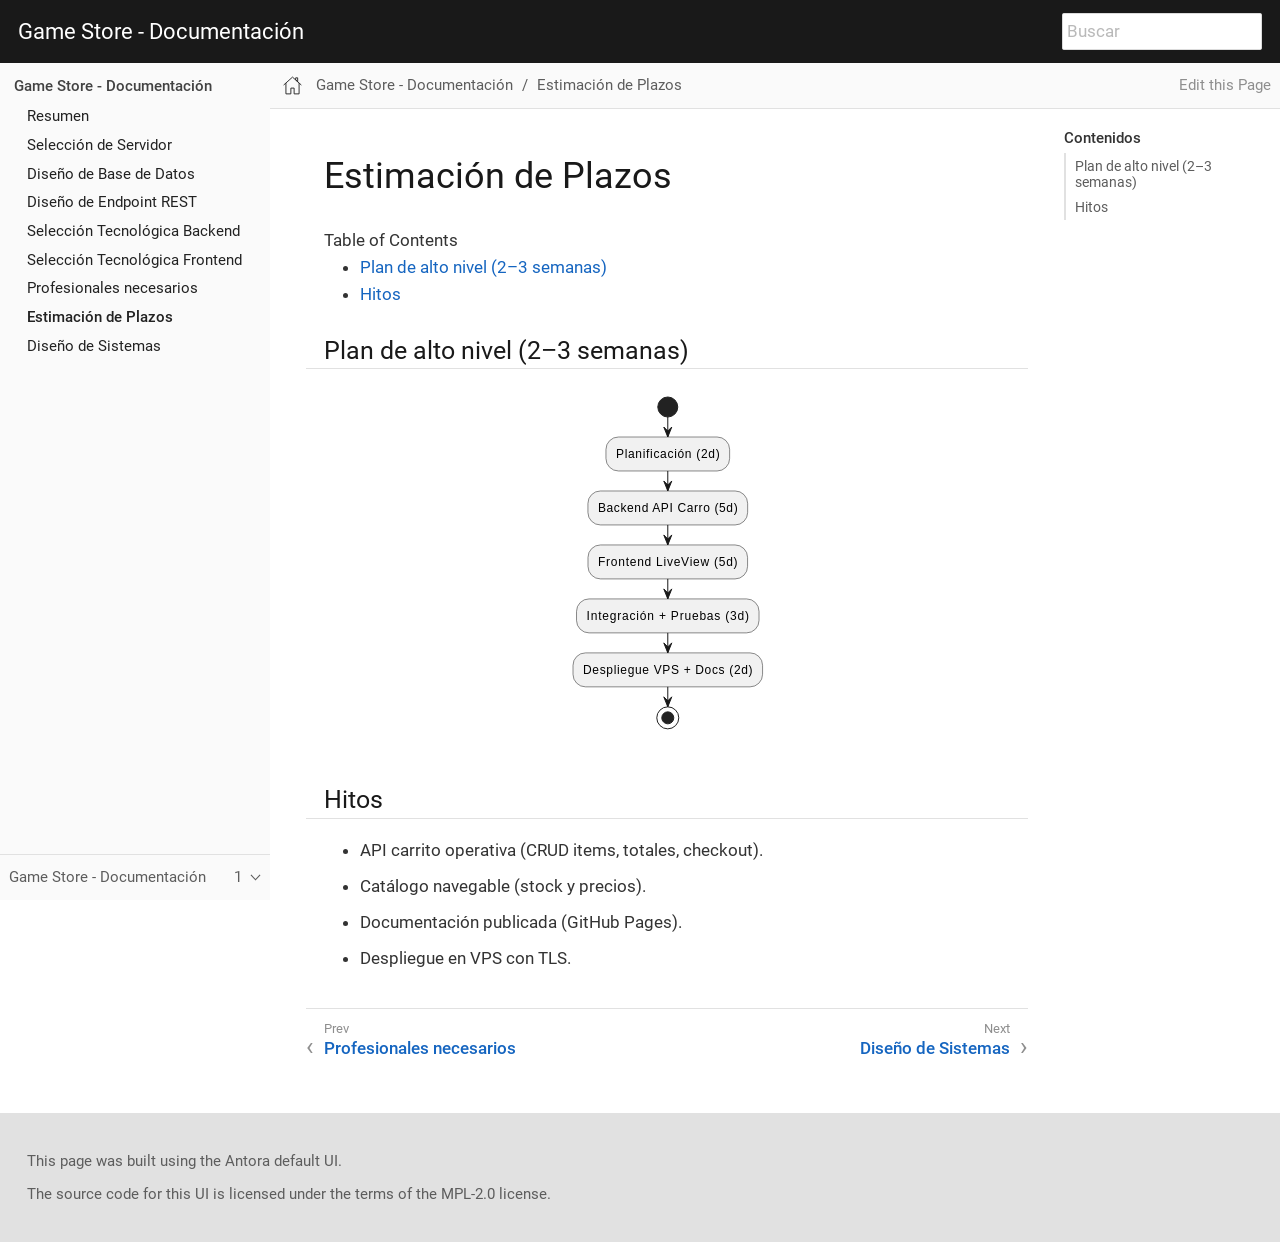
<file: docs/game-store-docs/1/plazos.html>
<!DOCTYPE html>
<html lang="en">
  <head>
    <meta charset="utf-8">
    <meta name="viewport" content="width=device-width,initial-scale=1">
    <title>Estimación de Plazos :: Game Store - Documentación</title>
    <link rel="canonical" href="https://ninjascl.github.io/antora-docs-bootstrap/game-store-docs/1/plazos.html">
    <link rel="prev" href="equipo.html">
    <link rel="next" href="diseno_sistemas.html">
    <meta name="generator" content="Antora 3.1.10">
    <link rel="stylesheet" href="../../_/css/site.css">
    <link rel="stylesheet" href="../../_/js/vendor/styles/monokai.css">  </head>
  <body class="article">
<header class="header">
  <nav class="navbar">
    <div class="navbar-brand">
      <a class="navbar-item" href="https://ninjascl.github.io/antora-docs-bootstrap">Game Store - Documentación</a>
      <div class="navbar-item search hide-for-print">
        <div id="search-field" class="field">
          <input id="search-input" type="text" placeholder="Buscar">
        </div>
      </div>
      <button class="navbar-burger" aria-controls="topbar-nav" aria-expanded="false" aria-label="Menu">
        <span></span>
        <span></span>
        <span></span>
      </button>
    </div>
    <!--
    <div id="topbar-nav" class="navbar-menu">
      <div class="navbar-end">
        <a class="navbar-item" href="#">Home</a>
        <div class="navbar-item has-dropdown is-hoverable">
          <a class="navbar-link" href="#">Products</a>
          <div class="navbar-dropdown">
            <a class="navbar-item" href="#">Product A</a>
            <a class="navbar-item" href="#">Product B</a>
            <a class="navbar-item" href="#">Product C</a>
          </div>
        </div>
        <div class="navbar-item has-dropdown is-hoverable">
          <a class="navbar-link" href="#">Services</a>
          <div class="navbar-dropdown">
            <a class="navbar-item" href="#">Service A</a>
            <a class="navbar-item" href="#">Service B</a>
            <a class="navbar-item" href="#">Service C</a>
          </div>
        </div>
        <div class="navbar-item">
          <span class="control">
            <a class="button is-primary" href="#">Download</a>
          </span>
        </div>
      </div>
    </div>
    -->
  </nav>
</header>
<div class="body">
<div class="nav-container" data-component="game-store-docs" data-version="1">
  <aside class="nav">
    <div class="panels">
<div class="nav-panel-menu is-active" data-panel="menu">
  <nav class="nav-menu">
    <button class="nav-menu-toggle" aria-label="Toggle expand/collapse all" style="display: none"></button>
    <h3 class="title"><a href="index.html">Game Store - Documentación</a></h3>
<ul class="nav-list">
  <li class="nav-item" data-depth="0">
<ul class="nav-list">
  <li class="nav-item" data-depth="1">
    <a class="nav-link" href="index.html">Resumen</a>
  </li>
  <li class="nav-item" data-depth="1">
    <a class="nav-link" href="servidor.html">Selección de Servidor</a>
  </li>
  <li class="nav-item" data-depth="1">
    <a class="nav-link" href="base_de_datos.html">Diseño de Base de Datos</a>
  </li>
  <li class="nav-item" data-depth="1">
    <a class="nav-link" href="endpoint_rest.html">Diseño de Endpoint REST</a>
  </li>
  <li class="nav-item" data-depth="1">
    <a class="nav-link" href="backend.html">Selección Tecnológica Backend</a>
  </li>
  <li class="nav-item" data-depth="1">
    <a class="nav-link" href="frontend.html">Selección Tecnológica Frontend</a>
  </li>
  <li class="nav-item" data-depth="1">
    <a class="nav-link" href="equipo.html">Profesionales necesarios</a>
  </li>
  <li class="nav-item is-current-page" data-depth="1">
    <a class="nav-link" href="plazos.html">Estimación de Plazos</a>
  </li>
  <li class="nav-item" data-depth="1">
    <a class="nav-link" href="diseno_sistemas.html">Diseño de Sistemas</a>
  </li>
</ul>
  </li>
</ul>
  </nav>
</div>
<div class="nav-panel-explore" data-panel="explore">
  <div class="context">
    <span class="title">Game Store - Documentación</span>
    <span class="version">1</span>
  </div>
  <ul class="components">
    <li class="component is-current">
      <div class="title"><a href="index.html">Game Store - Documentación</a></div>
      <ul class="versions">
        <li class="version is-current is-latest">
          <a href="index.html">1</a>
        </li>
      </ul>
    </li>
  </ul>
</div>
    </div>
  </aside>
</div>
<main class="article">
<div class="toolbar" role="navigation">
<button class="nav-toggle"></button>
  <a href="index.html" class="home-link"></a>
<nav class="breadcrumbs" aria-label="breadcrumbs">
  <ul>
    <li><a href="index.html">Game Store - Documentación</a></li>
    <li><a href="plazos.html">Estimación de Plazos</a></li>
  </ul>
</nav>
<div class="edit-this-page"><a href="file:///antora/./modules/ROOT/pages/plazos.adoc">Edit this Page</a></div>
</div>
  <div class="content">
<aside class="toc sidebar" data-title="Contenidos" data-levels="2">
  <div class="toc-menu"></div>
</aside>
<article class="doc">
<h1 class="page">Estimación de Plazos</h1>
<div id="toc" class="toc">
<div id="toctitle">Table of Contents</div>
<ul class="sectlevel1">
<li><a href="#plan-de-alto-nivel-23-semanas">Plan de alto nivel (2–3 semanas)</a></li>
<li><a href="#hitos">Hitos</a></li>
</ul>
</div>
<div class="sect1">
<h2 id="plan-de-alto-nivel-23-semanas"><a class="anchor" href="#plan-de-alto-nivel-23-semanas"></a>Plan de alto nivel (2–3 semanas)</h2>
<div class="sectionbody">
<div class="imageblock kroki">
<div class="content">
<img src="_images/diag-d33182752991680c92caef24205ef1554f208f03.svg" alt="Diagram">
</div>
</div>
</div>
</div>
<div class="sect1">
<h2 id="hitos"><a class="anchor" href="#hitos"></a>Hitos</h2>
<div class="sectionbody">
<div class="ulist">
<ul>
<li>
<p>API carrito operativa (CRUD items, totales, checkout).</p>
</li>
<li>
<p>Catálogo navegable (stock y precios).</p>
</li>
<li>
<p>Documentación publicada (GitHub Pages).</p>
</li>
<li>
<p>Despliegue en VPS con TLS.</p>
</li>
</ul>
</div>
</div>
</div>
<nav class="pagination">
  <span class="prev"><a href="equipo.html">Profesionales necesarios</a></span>
  <span class="next"><a href="diseno_sistemas.html">Diseño de Sistemas</a></span>
</nav>
</article>
  </div>
</main>
</div>
<footer class="footer">
  <p>This page was built using the Antora default UI.</p>
  <p>The source code for this UI is licensed under the terms of the MPL-2.0 license.</p>
</footer>
<script id="site-script" src="../../_/js/site.js" data-ui-root-path="../../_"></script>
<script async src="../../_/js/vendor/highlight.js"></script>
<script src="../../_/js/vendor/lunr.js"></script>
<script src="../../_/js/search-ui.js" id="search-ui-script" data-site-root-path="../.." data-snippet-length="100" data-stylesheet="../../_/css/search.css"></script>
<script async src="../../search-index.js"></script>
  </body>
</html>
</file>
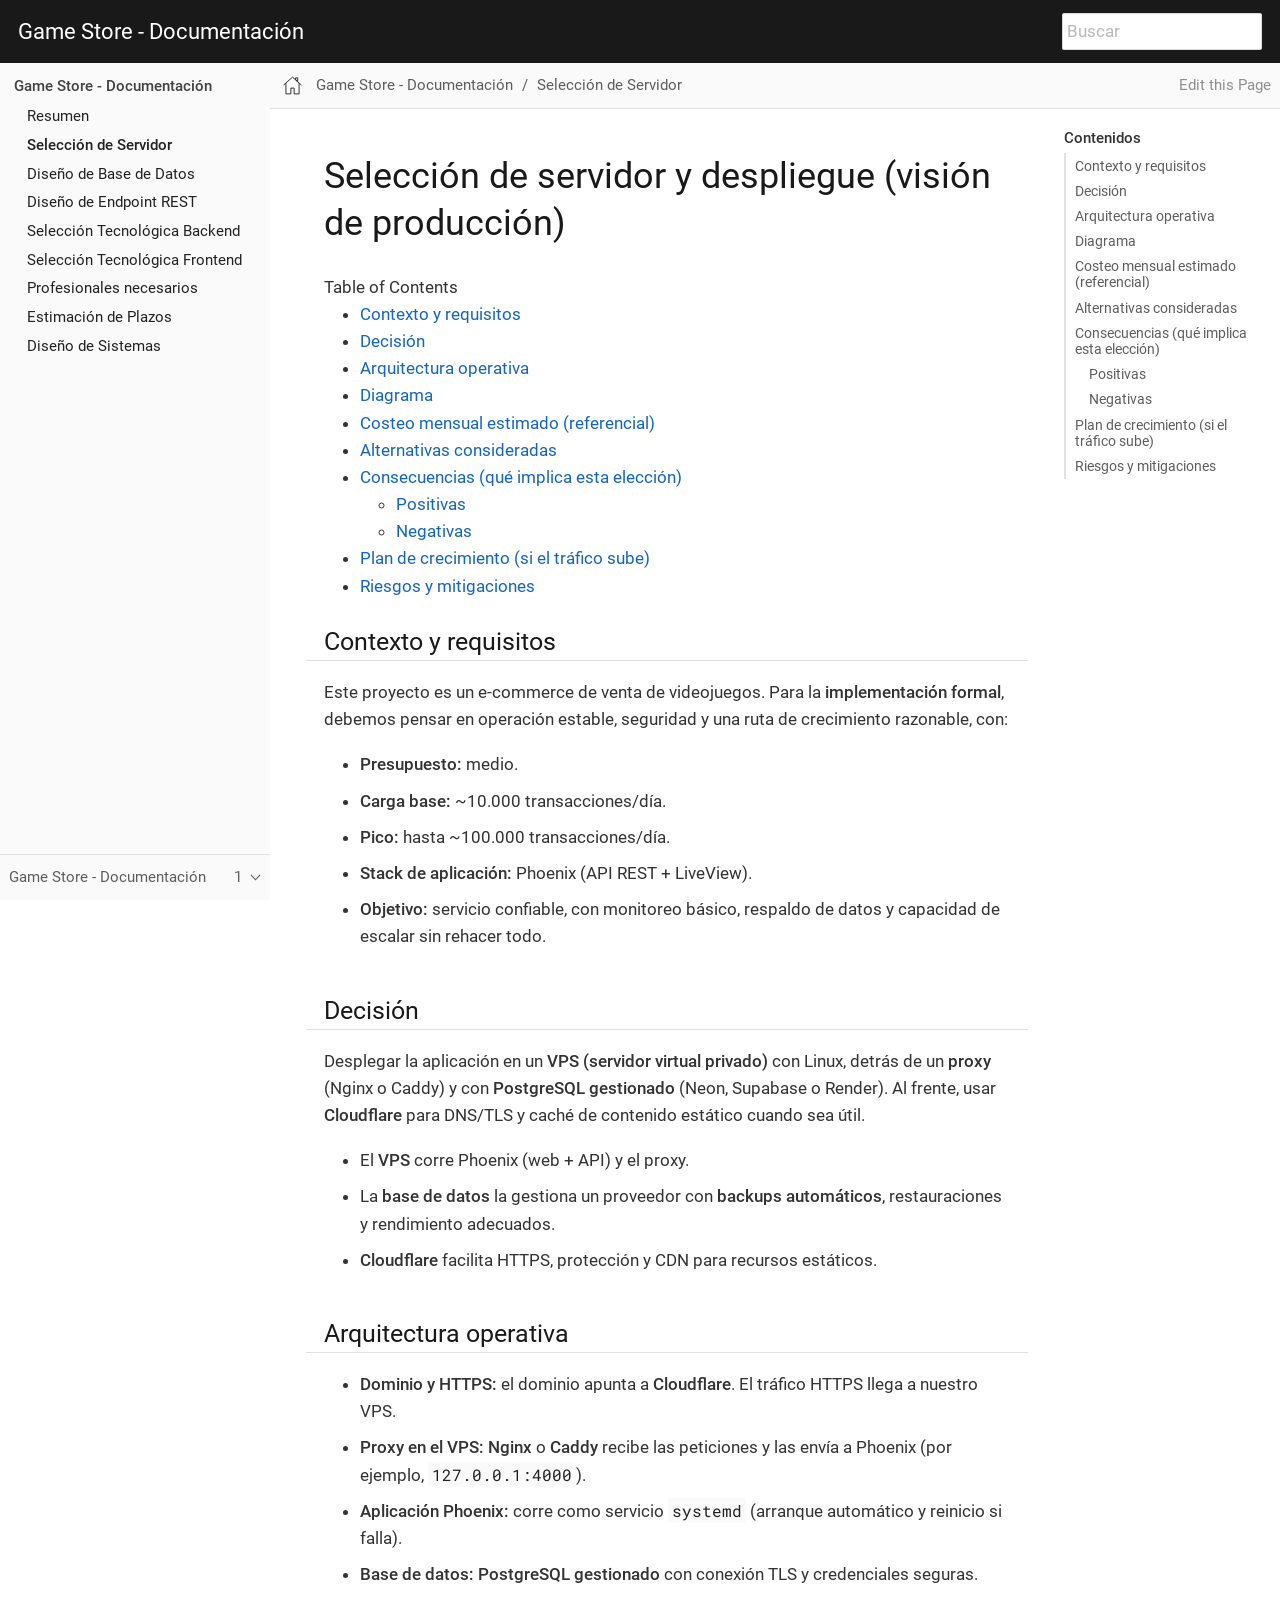
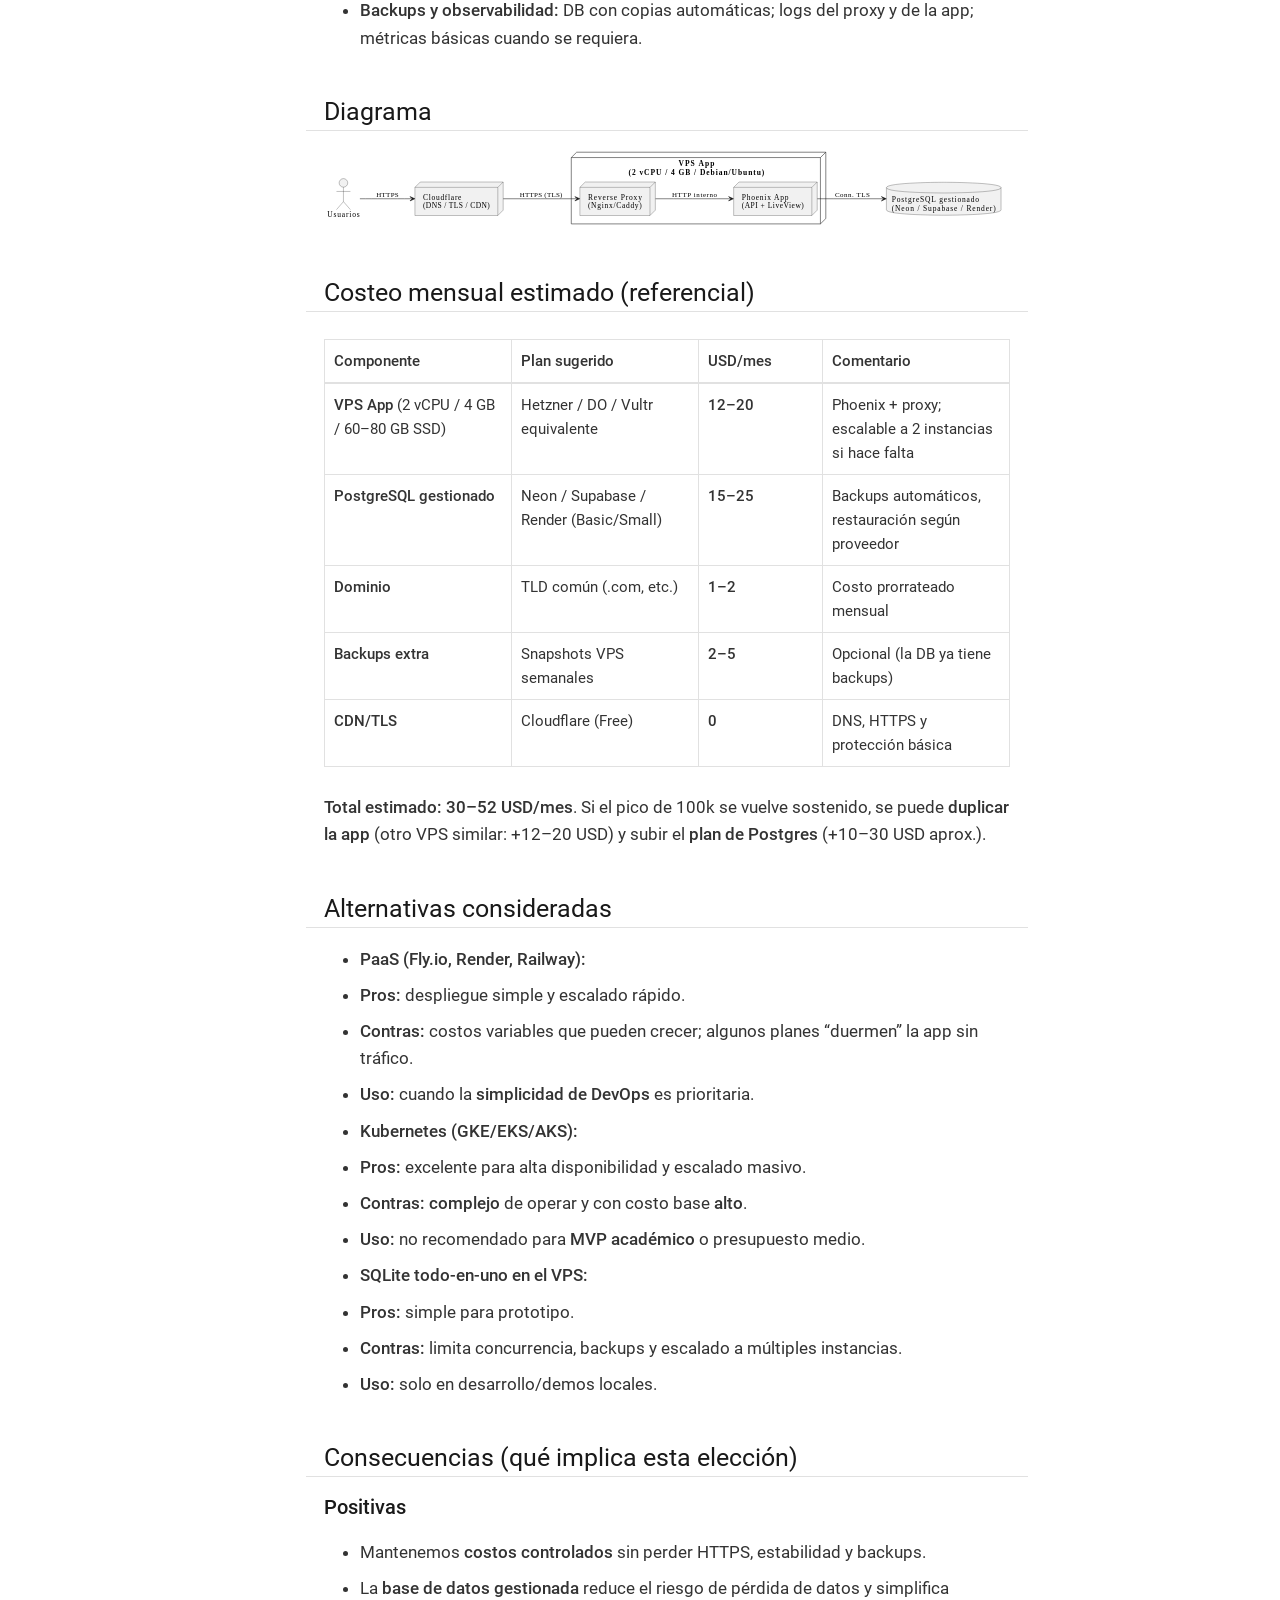
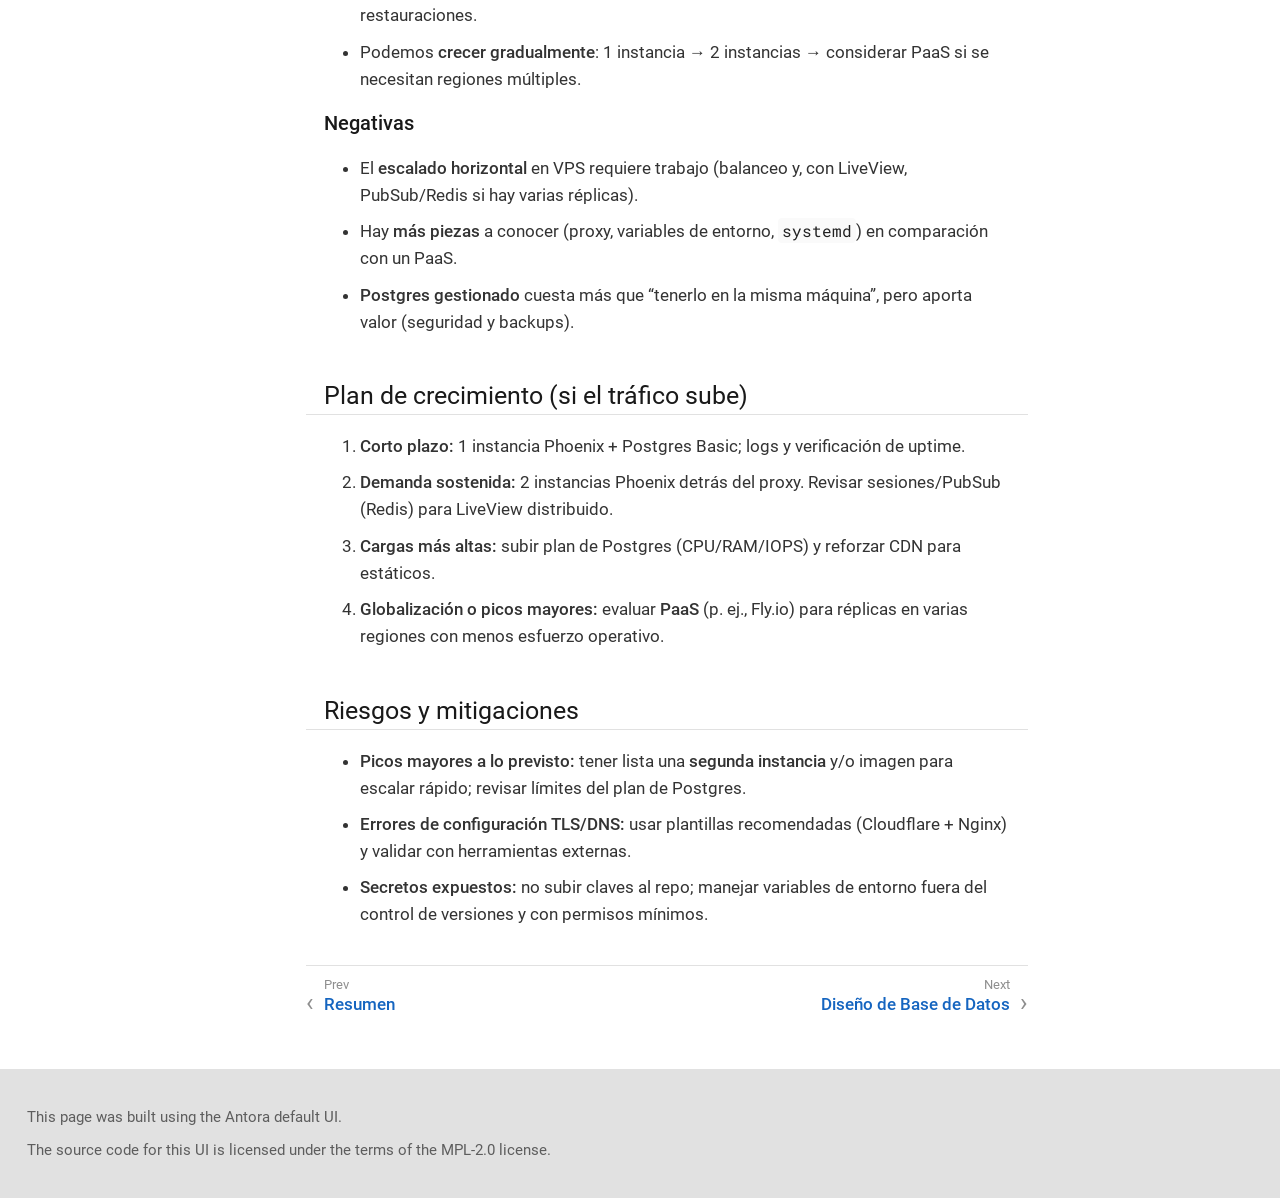
<file: docs/game-store-docs/1/servidor.html>
<!DOCTYPE html>
<html lang="en">
  <head>
    <meta charset="utf-8">
    <meta name="viewport" content="width=device-width,initial-scale=1">
    <title>Selección de servidor y despliegue (visión de producción) :: Game Store - Documentación</title>
    <link rel="canonical" href="https://ninjascl.github.io/antora-docs-bootstrap/game-store-docs/1/servidor.html">
    <link rel="prev" href="index.html">
    <link rel="next" href="base_de_datos.html">
    <meta name="generator" content="Antora 3.1.10">
    <link rel="stylesheet" href="../../_/css/site.css">
    <link rel="stylesheet" href="../../_/js/vendor/styles/monokai.css">  </head>
  <body class="article">
<header class="header">
  <nav class="navbar">
    <div class="navbar-brand">
      <a class="navbar-item" href="https://ninjascl.github.io/antora-docs-bootstrap">Game Store - Documentación</a>
      <div class="navbar-item search hide-for-print">
        <div id="search-field" class="field">
          <input id="search-input" type="text" placeholder="Buscar">
        </div>
      </div>
      <button class="navbar-burger" aria-controls="topbar-nav" aria-expanded="false" aria-label="Menu">
        <span></span>
        <span></span>
        <span></span>
      </button>
    </div>
    <!--
    <div id="topbar-nav" class="navbar-menu">
      <div class="navbar-end">
        <a class="navbar-item" href="#">Home</a>
        <div class="navbar-item has-dropdown is-hoverable">
          <a class="navbar-link" href="#">Products</a>
          <div class="navbar-dropdown">
            <a class="navbar-item" href="#">Product A</a>
            <a class="navbar-item" href="#">Product B</a>
            <a class="navbar-item" href="#">Product C</a>
          </div>
        </div>
        <div class="navbar-item has-dropdown is-hoverable">
          <a class="navbar-link" href="#">Services</a>
          <div class="navbar-dropdown">
            <a class="navbar-item" href="#">Service A</a>
            <a class="navbar-item" href="#">Service B</a>
            <a class="navbar-item" href="#">Service C</a>
          </div>
        </div>
        <div class="navbar-item">
          <span class="control">
            <a class="button is-primary" href="#">Download</a>
          </span>
        </div>
      </div>
    </div>
    -->
  </nav>
</header>
<div class="body">
<div class="nav-container" data-component="game-store-docs" data-version="1">
  <aside class="nav">
    <div class="panels">
<div class="nav-panel-menu is-active" data-panel="menu">
  <nav class="nav-menu">
    <button class="nav-menu-toggle" aria-label="Toggle expand/collapse all" style="display: none"></button>
    <h3 class="title"><a href="index.html">Game Store - Documentación</a></h3>
<ul class="nav-list">
  <li class="nav-item" data-depth="0">
<ul class="nav-list">
  <li class="nav-item" data-depth="1">
    <a class="nav-link" href="index.html">Resumen</a>
  </li>
  <li class="nav-item is-current-page" data-depth="1">
    <a class="nav-link" href="servidor.html">Selección de Servidor</a>
  </li>
  <li class="nav-item" data-depth="1">
    <a class="nav-link" href="base_de_datos.html">Diseño de Base de Datos</a>
  </li>
  <li class="nav-item" data-depth="1">
    <a class="nav-link" href="endpoint_rest.html">Diseño de Endpoint REST</a>
  </li>
  <li class="nav-item" data-depth="1">
    <a class="nav-link" href="backend.html">Selección Tecnológica Backend</a>
  </li>
  <li class="nav-item" data-depth="1">
    <a class="nav-link" href="frontend.html">Selección Tecnológica Frontend</a>
  </li>
  <li class="nav-item" data-depth="1">
    <a class="nav-link" href="equipo.html">Profesionales necesarios</a>
  </li>
  <li class="nav-item" data-depth="1">
    <a class="nav-link" href="plazos.html">Estimación de Plazos</a>
  </li>
  <li class="nav-item" data-depth="1">
    <a class="nav-link" href="diseno_sistemas.html">Diseño de Sistemas</a>
  </li>
</ul>
  </li>
</ul>
  </nav>
</div>
<div class="nav-panel-explore" data-panel="explore">
  <div class="context">
    <span class="title">Game Store - Documentación</span>
    <span class="version">1</span>
  </div>
  <ul class="components">
    <li class="component is-current">
      <div class="title"><a href="index.html">Game Store - Documentación</a></div>
      <ul class="versions">
        <li class="version is-current is-latest">
          <a href="index.html">1</a>
        </li>
      </ul>
    </li>
  </ul>
</div>
    </div>
  </aside>
</div>
<main class="article">
<div class="toolbar" role="navigation">
<button class="nav-toggle"></button>
  <a href="index.html" class="home-link"></a>
<nav class="breadcrumbs" aria-label="breadcrumbs">
  <ul>
    <li><a href="index.html">Game Store - Documentación</a></li>
    <li><a href="servidor.html">Selección de Servidor</a></li>
  </ul>
</nav>
<div class="edit-this-page"><a href="file:///antora/./modules/ROOT/pages/servidor.adoc">Edit this Page</a></div>
</div>
  <div class="content">
<aside class="toc sidebar" data-title="Contenidos" data-levels="2">
  <div class="toc-menu"></div>
</aside>
<article class="doc">
<h1 class="page">Selección de servidor y despliegue (visión de producción)</h1>
<div id="toc" class="toc">
<div id="toctitle">Table of Contents</div>
<ul class="sectlevel1">
<li><a href="#contexto-y-requisitos">Contexto y requisitos</a></li>
<li><a href="#decisión">Decisión</a></li>
<li><a href="#arquitectura-operativa">Arquitectura operativa</a></li>
<li><a href="#diagrama">Diagrama</a></li>
<li><a href="#costeo-mensual-estimado-referencial">Costeo mensual estimado (referencial)</a></li>
<li><a href="#alternativas-consideradas">Alternativas consideradas</a></li>
<li><a href="#consecuencias-qué-implica-esta-elección">Consecuencias (qué implica esta elección)</a>
<ul class="sectlevel2">
<li><a href="#positivas">Positivas</a></li>
<li><a href="#negativas">Negativas</a></li>
</ul>
</li>
<li><a href="#plan-de-crecimiento-si-el-tráfico-sube">Plan de crecimiento (si el tráfico sube)</a></li>
<li><a href="#riesgos-y-mitigaciones">Riesgos y mitigaciones</a></li>
</ul>
</div>
<div class="sect1">
<h2 id="contexto-y-requisitos"><a class="anchor" href="#contexto-y-requisitos"></a>Contexto y requisitos</h2>
<div class="sectionbody">
<div class="paragraph">
<p>Este proyecto es un e-commerce de venta de videojuegos. Para la <strong>implementación formal</strong>, debemos pensar en operación estable, seguridad y una ruta de crecimiento razonable, con:</p>
</div>
<div class="ulist">
<ul>
<li>
<p><strong>Presupuesto:</strong> medio.</p>
</li>
<li>
<p><strong>Carga base:</strong> ~10.000 transacciones/día.</p>
</li>
<li>
<p><strong>Pico:</strong> hasta ~100.000 transacciones/día.</p>
</li>
<li>
<p><strong>Stack de aplicación:</strong> Phoenix (API REST + LiveView).</p>
</li>
<li>
<p><strong>Objetivo:</strong> servicio confiable, con monitoreo básico, respaldo de datos y capacidad de escalar sin rehacer todo.</p>
</li>
</ul>
</div>
</div>
</div>
<div class="sect1">
<h2 id="decisión"><a class="anchor" href="#decisión"></a>Decisión</h2>
<div class="sectionbody">
<div class="paragraph">
<p>Desplegar la aplicación en un <strong>VPS (servidor virtual privado)</strong> con Linux, detrás de un <strong>proxy</strong> (Nginx o Caddy) y con <strong>PostgreSQL gestionado</strong> (Neon, Supabase o Render). Al frente, usar <strong>Cloudflare</strong> para DNS/TLS y caché de contenido estático cuando sea útil.</p>
</div>
<div class="ulist">
<ul>
<li>
<p>El <strong>VPS</strong> corre Phoenix (web + API) y el proxy.</p>
</li>
<li>
<p>La <strong>base de datos</strong> la gestiona un proveedor con <strong>backups automáticos</strong>, restauraciones y rendimiento adecuados.</p>
</li>
<li>
<p><strong>Cloudflare</strong> facilita HTTPS, protección y CDN para recursos estáticos.</p>
</li>
</ul>
</div>
</div>
</div>
<div class="sect1">
<h2 id="arquitectura-operativa"><a class="anchor" href="#arquitectura-operativa"></a>Arquitectura operativa</h2>
<div class="sectionbody">
<div class="ulist">
<ul>
<li>
<p><strong>Dominio y HTTPS:</strong> el dominio apunta a <strong>Cloudflare</strong>. El tráfico HTTPS llega a nuestro VPS.</p>
</li>
<li>
<p><strong>Proxy en el VPS:</strong> <strong>Nginx</strong> o <strong>Caddy</strong> recibe las peticiones y las envía a Phoenix (por ejemplo, <code>127.0.0.1:4000</code>).</p>
</li>
<li>
<p><strong>Aplicación Phoenix:</strong> corre como servicio <code>systemd</code> (arranque automático y reinicio si falla).</p>
</li>
<li>
<p><strong>Base de datos:</strong> <strong>PostgreSQL gestionado</strong> con conexión TLS y credenciales seguras.</p>
</li>
<li>
<p><strong>Backups y observabilidad:</strong> DB con copias automáticas; logs del proxy y de la app; métricas básicas cuando se requiera.</p>
</li>
</ul>
</div>
</div>
</div>
<div class="sect1">
<h2 id="diagrama"><a class="anchor" href="#diagrama"></a>Diagrama</h2>
<div class="sectionbody">
<div class="imageblock kroki">
<div class="content">
<img src="_images/despliegue-produccion-de9fdc525e64aaaddf310f1ddbd0e200b554284f.svg" alt="despliegue-produccion">
</div>
</div>
</div>
</div>
<div class="sect1">
<h2 id="costeo-mensual-estimado-referencial"><a class="anchor" href="#costeo-mensual-estimado-referencial"></a>Costeo mensual estimado (referencial)</h2>
<div class="sectionbody">
<table class="tableblock frame-all grid-all stretch">
<colgroup>
<col style="width: 27.2727%;">
<col style="width: 27.2727%;">
<col style="width: 18.1818%;">
<col style="width: 27.2728%;">
</colgroup>
<thead>
<tr>
<th class="tableblock halign-left valign-top">Componente</th>
<th class="tableblock halign-left valign-top">Plan sugerido</th>
<th class="tableblock halign-left valign-top">USD/mes</th>
<th class="tableblock halign-left valign-top">Comentario</th>
</tr>
</thead>
<tbody>
<tr>
<td class="tableblock halign-left valign-top"><p class="tableblock"><strong>VPS App</strong> (2 vCPU / 4 GB / 60–80 GB SSD)</p></td>
<td class="tableblock halign-left valign-top"><p class="tableblock">Hetzner / DO / Vultr equivalente</p></td>
<td class="tableblock halign-left valign-top"><p class="tableblock"><strong>12–20</strong></p></td>
<td class="tableblock halign-left valign-top"><p class="tableblock">Phoenix + proxy; escalable a 2 instancias si hace falta</p></td>
</tr>
<tr>
<td class="tableblock halign-left valign-top"><p class="tableblock"><strong>PostgreSQL gestionado</strong></p></td>
<td class="tableblock halign-left valign-top"><p class="tableblock">Neon / Supabase / Render (Basic/Small)</p></td>
<td class="tableblock halign-left valign-top"><p class="tableblock"><strong>15–25</strong></p></td>
<td class="tableblock halign-left valign-top"><p class="tableblock">Backups automáticos, restauración según proveedor</p></td>
</tr>
<tr>
<td class="tableblock halign-left valign-top"><p class="tableblock"><strong>Dominio</strong></p></td>
<td class="tableblock halign-left valign-top"><p class="tableblock">TLD común (.com, etc.)</p></td>
<td class="tableblock halign-left valign-top"><p class="tableblock"><strong>1–2</strong></p></td>
<td class="tableblock halign-left valign-top"><p class="tableblock">Costo prorrateado mensual</p></td>
</tr>
<tr>
<td class="tableblock halign-left valign-top"><p class="tableblock"><strong>Backups extra</strong></p></td>
<td class="tableblock halign-left valign-top"><p class="tableblock">Snapshots VPS semanales</p></td>
<td class="tableblock halign-left valign-top"><p class="tableblock"><strong>2–5</strong></p></td>
<td class="tableblock halign-left valign-top"><p class="tableblock">Opcional (la DB ya tiene backups)</p></td>
</tr>
<tr>
<td class="tableblock halign-left valign-top"><p class="tableblock"><strong>CDN/TLS</strong></p></td>
<td class="tableblock halign-left valign-top"><p class="tableblock">Cloudflare (Free)</p></td>
<td class="tableblock halign-left valign-top"><p class="tableblock"><strong>0</strong></p></td>
<td class="tableblock halign-left valign-top"><p class="tableblock">DNS, HTTPS y protección básica</p></td>
</tr>
</tbody>
</table>
<div class="paragraph">
<p><strong>Total estimado:</strong> <strong>30–52 USD/mes</strong>.
Si el pico de 100k se vuelve sostenido, se puede <strong>duplicar la app</strong> (otro VPS similar: +12–20 USD) y subir el <strong>plan de Postgres</strong> (+10–30 USD aprox.).</p>
</div>
</div>
</div>
<div class="sect1">
<h2 id="alternativas-consideradas"><a class="anchor" href="#alternativas-consideradas"></a>Alternativas consideradas</h2>
<div class="sectionbody">
<div class="ulist">
<ul>
<li>
<p><strong>PaaS (Fly.io, Render, Railway):</strong></p>
</li>
<li>
<p><strong>Pros:</strong> despliegue simple y escalado rápido.</p>
</li>
<li>
<p><strong>Contras:</strong> costos variables que pueden crecer; algunos planes “duermen” la app sin tráfico.</p>
</li>
<li>
<p><strong>Uso:</strong> cuando la <strong>simplicidad de DevOps</strong> es prioritaria.</p>
</li>
<li>
<p><strong>Kubernetes (GKE/EKS/AKS):</strong></p>
</li>
<li>
<p><strong>Pros:</strong> excelente para alta disponibilidad y escalado masivo.</p>
</li>
<li>
<p><strong>Contras:</strong> <strong>complejo</strong> de operar y con costo base <strong>alto</strong>.</p>
</li>
<li>
<p><strong>Uso:</strong> no recomendado para <strong>MVP académico</strong> o presupuesto medio.</p>
</li>
<li>
<p><strong>SQLite todo-en-uno en el VPS:</strong></p>
</li>
<li>
<p><strong>Pros:</strong> simple para prototipo.</p>
</li>
<li>
<p><strong>Contras:</strong> limita concurrencia, backups y escalado a múltiples instancias.</p>
</li>
<li>
<p><strong>Uso:</strong> solo en desarrollo/demos locales.</p>
</li>
</ul>
</div>
</div>
</div>
<div class="sect1">
<h2 id="consecuencias-qué-implica-esta-elección"><a class="anchor" href="#consecuencias-qué-implica-esta-elección"></a>Consecuencias (qué implica esta elección)</h2>
<div class="sectionbody">
<div class="sect2">
<h3 id="positivas"><a class="anchor" href="#positivas"></a>Positivas</h3>
<div class="ulist">
<ul>
<li>
<p>Mantenemos <strong>costos controlados</strong> sin perder HTTPS, estabilidad y backups.</p>
</li>
<li>
<p>La <strong>base de datos gestionada</strong> reduce el riesgo de pérdida de datos y simplifica restauraciones.</p>
</li>
<li>
<p>Podemos <strong>crecer gradualmente</strong>: 1 instancia → 2 instancias → considerar PaaS si se necesitan regiones múltiples.</p>
</li>
</ul>
</div>
</div>
<div class="sect2">
<h3 id="negativas"><a class="anchor" href="#negativas"></a>Negativas</h3>
<div class="ulist">
<ul>
<li>
<p>El <strong>escalado horizontal</strong> en VPS requiere trabajo (balanceo y, con LiveView, PubSub/Redis si hay varias réplicas).</p>
</li>
<li>
<p>Hay <strong>más piezas</strong> a conocer (proxy, variables de entorno, <code>systemd</code>) en comparación con un PaaS.</p>
</li>
<li>
<p><strong>Postgres gestionado</strong> cuesta más que “tenerlo en la misma máquina”, pero aporta valor (seguridad y backups).</p>
</li>
</ul>
</div>
</div>
</div>
</div>
<div class="sect1">
<h2 id="plan-de-crecimiento-si-el-tráfico-sube"><a class="anchor" href="#plan-de-crecimiento-si-el-tráfico-sube"></a>Plan de crecimiento (si el tráfico sube)</h2>
<div class="sectionbody">
<div class="olist arabic">
<ol class="arabic">
<li>
<p><strong>Corto plazo:</strong> 1 instancia Phoenix + Postgres Basic; logs y verificación de uptime.</p>
</li>
<li>
<p><strong>Demanda sostenida:</strong> 2 instancias Phoenix detrás del proxy. Revisar sesiones/PubSub (Redis) para LiveView distribuido.</p>
</li>
<li>
<p><strong>Cargas más altas:</strong> subir plan de Postgres (CPU/RAM/IOPS) y reforzar CDN para estáticos.</p>
</li>
<li>
<p><strong>Globalización o picos mayores:</strong> evaluar <strong>PaaS</strong> (p. ej., Fly.io) para réplicas en varias regiones con menos esfuerzo operativo.</p>
</li>
</ol>
</div>
</div>
</div>
<div class="sect1">
<h2 id="riesgos-y-mitigaciones"><a class="anchor" href="#riesgos-y-mitigaciones"></a>Riesgos y mitigaciones</h2>
<div class="sectionbody">
<div class="ulist">
<ul>
<li>
<p><strong>Picos mayores a lo previsto:</strong> tener lista una <strong>segunda instancia</strong> y/o imagen para escalar rápido; revisar límites del plan de Postgres.</p>
</li>
<li>
<p><strong>Errores de configuración TLS/DNS:</strong> usar plantillas recomendadas (Cloudflare + Nginx) y validar con herramientas externas.</p>
</li>
<li>
<p><strong>Secretos expuestos:</strong> no subir claves al repo; manejar variables de entorno fuera del control de versiones y con permisos mínimos.</p>
</li>
</ul>
</div>
</div>
</div>
<nav class="pagination">
  <span class="prev"><a href="index.html">Resumen</a></span>
  <span class="next"><a href="base_de_datos.html">Diseño de Base de Datos</a></span>
</nav>
</article>
  </div>
</main>
</div>
<footer class="footer">
  <p>This page was built using the Antora default UI.</p>
  <p>The source code for this UI is licensed under the terms of the MPL-2.0 license.</p>
</footer>
<script id="site-script" src="../../_/js/site.js" data-ui-root-path="../../_"></script>
<script async src="../../_/js/vendor/highlight.js"></script>
<script src="../../_/js/vendor/lunr.js"></script>
<script src="../../_/js/search-ui.js" id="search-ui-script" data-site-root-path="../.." data-snippet-length="100" data-stylesheet="../../_/css/search.css"></script>
<script async src="../../search-index.js"></script>
  </body>
</html>
</file>
<file: docs/_/css/site.css>
@font-face{font-family:Roboto;font-style:normal;font-weight:400;src:url(../font/roboto-latin-400-normal.woff2) format("woff2"),url(../font/roboto-latin-400-normal.woff) format("woff");unicode-range:U+00??,U+0131,U+0152-0153,U+02bb-02bc,U+02c6,U+02da,U+02dc,U+2000-206f,U+2074,U+20ac,U+2122,U+2191,U+2193,U+2212,U+2215,U+feff,U+fffd}@font-face{font-family:Roboto;font-style:normal;font-weight:400;src:url(../font/roboto-cyrillic-400-normal.woff2) format("woff2");unicode-range:U+0301,U+0400-045f,U+0490-0491,U+04b0-04b1,U+2116}@font-face{font-family:Roboto;font-style:italic;font-weight:400;src:url(../font/roboto-latin-400-italic.woff2) format("woff2"),url(../font/roboto-latin-400-italic.woff) format("woff");unicode-range:U+00??,U+0131,U+0152-0153,U+02bb-02bc,U+02c6,U+02da,U+02dc,U+2000-206f,U+2074,U+20ac,U+2122,U+2191,U+2193,U+2212,U+2215,U+feff,U+fffd}@font-face{font-family:Roboto;font-style:italic;font-weight:400;src:url(../font/roboto-cyrillic-400-italic.woff2) format("woff2");unicode-range:U+0301,U+0400-045f,U+0490-0491,U+04b0-04b1,U+2116}@font-face{font-family:Roboto;font-style:normal;font-weight:600;src:url(../font/roboto-latin-500-normal.woff2) format("woff2"),url(../font/roboto-latin-500-normal.woff) format("woff");unicode-range:U+00??,U+0131,U+0152-0153,U+02bb-02bc,U+02c6,U+02da,U+02dc,U+2000-206f,U+2074,U+20ac,U+2122,U+2191,U+2193,U+2212,U+2215,U+feff,U+fffd}@font-face{font-family:Roboto;font-style:normal;font-weight:600;src:url(../font/roboto-cyrillic-500-normal.woff2) format("woff2");unicode-range:U+0301,U+0400-045f,U+0490-0491,U+04b0-04b1,U+2116}@font-face{font-family:Roboto;font-style:italic;font-weight:600;src:url(../font/roboto-latin-500-italic.woff2) format("woff2"),url(../font/roboto-latin-500-italic.woff) format("woff");unicode-range:U+00??,U+0131,U+0152-0153,U+02bb-02bc,U+02c6,U+02da,U+02dc,U+2000-206f,U+2074,U+20ac,U+2122,U+2191,U+2193,U+2212,U+2215,U+feff,U+fffd}@font-face{font-family:Roboto;font-style:italic;font-weight:600;src:url(../font/roboto-cyrillic-500-italic.woff2) format("woff2");unicode-range:U+0301,U+0400-045f,U+0490-0491,U+04b0-04b1,U+2116}@font-face{font-family:Roboto Mono;font-style:normal;font-weight:400;src:url(../font/roboto-mono-latin-400-normal.woff2) format("woff2"),url(../font/roboto-mono-latin-400-normal.woff) format("woff");unicode-range:U+00??,U+0131,U+0152-0153,U+02bb-02bc,U+02c6,U+02da,U+02dc,U+2000-206f,U+2074,U+20ac,U+2122,U+2191,U+2193,U+2212,U+2215,U+feff,U+fffd}@font-face{font-family:Roboto Mono;font-style:normal;font-weight:600;src:url(../font/roboto-mono-latin-500-normal.woff2) format("woff2"),url(../font/roboto-mono-latin-500-normal.woff) format("woff");unicode-range:U+00??,U+0131,U+0152-0153,U+02bb-02bc,U+02c6,U+02da,U+02dc,U+2000-206f,U+2074,U+20ac,U+2122,U+2191,U+2193,U+2212,U+2215,U+feff,U+fffd}*,::after,::before{-webkit-box-sizing:inherit;box-sizing:inherit}html{-webkit-box-sizing:border-box;box-sizing:border-box;font-size:1.0625em;height:100%;scroll-behavior:smooth}@media screen and (min-width:1024px){html{font-size:1.125em}}body{background:#fff;color:#222;font-family:Roboto,sans-serif;line-height:1.15;margin:0;-moz-tab-size:4;-o-tab-size:4;tab-size:4;word-wrap:anywhere}a{text-decoration:none}a:hover{text-decoration:underline}a:active{background-color:none}code,kbd,pre{font-family:Roboto Mono,monospace}b,dt,strong,th{font-weight:600}sub,sup{font-size:75%;line-height:0;position:relative;vertical-align:baseline}sub{bottom:-.25em}sup{top:-.5em}em em{font-style:normal}strong strong{font-weight:400}button{cursor:pointer;font-family:inherit;font-size:1em;line-height:1.15;margin:0}button::-moz-focus-inner{border:none;padding:0}summary{cursor:pointer;-webkit-tap-highlight-color:transparent;outline:none}table{border-collapse:collapse;word-wrap:normal}object[type="image/svg+xml"]:not([width]){width:-webkit-fit-content;width:-moz-fit-content;width:fit-content}::-webkit-input-placeholder{opacity:.5}::-moz-placeholder{opacity:.5}:-ms-input-placeholder{opacity:.5}::-ms-input-placeholder{opacity:.5}::placeholder{opacity:.5}@media (pointer:fine){@supports (scrollbar-width:thin){html{scrollbar-color:#c1c1c1 #fafafa}body *{scrollbar-width:thin;scrollbar-color:#c1c1c1 transparent}}html::-webkit-scrollbar{background-color:#fafafa;height:12px;width:12px}body ::-webkit-scrollbar{height:6px;width:6px}::-webkit-scrollbar-thumb{background-clip:padding-box;background-color:#c1c1c1;border:3px solid transparent;border-radius:12px}body ::-webkit-scrollbar-thumb{border-width:1.75px;border-radius:6px}::-webkit-scrollbar-thumb:hover{background-color:#9c9c9c}}@media screen and (min-width:1024px){.body{display:-webkit-box;display:-ms-flexbox;display:flex}}@media screen and (max-width:1023.5px){html.is-clipped--nav{overflow-y:hidden}}.nav-container{position:fixed;top:3.5rem;left:0;width:100%;font-size:.94444rem;z-index:1;visibility:hidden}@media screen and (min-width:769px){.nav-container{width:15rem}}@media screen and (min-width:1024px){.nav-container{font-size:.86111rem;-webkit-box-flex:0;-ms-flex:none;flex:none;position:static;top:0;visibility:visible}}.nav-container.is-active{visibility:visible}.nav{background:#fafafa;position:relative;top:2.5rem;height:calc(100vh - 6rem)}@media screen and (min-width:769px){.nav{-webkit-box-shadow:.5px 0 3px #c1c1c1;box-shadow:.5px 0 3px #c1c1c1}}@media screen and (min-width:1024px){.nav{top:3.5rem;-webkit-box-shadow:none;box-shadow:none;position:sticky;height:calc(100vh - 3.5rem)}}.nav a{color:inherit}.nav .panels{display:-webkit-box;display:-ms-flexbox;display:flex;-webkit-box-orient:vertical;-webkit-box-direction:normal;-ms-flex-direction:column;flex-direction:column;height:inherit}.nav-panel-menu{overflow-y:scroll;-ms-scroll-chaining:none;overscroll-behavior:none;height:calc(100% - 2.5rem)}.nav-panel-menu:only-child{height:100%}.nav-panel-menu:not(.is-active) .nav-menu{opacity:.75}.nav-panel-menu:not(.is-active)::after{content:"";background:rgba(0,0,0,.5);display:block;position:absolute;top:0;right:0;bottom:0;left:0}.nav-menu{min-height:100%;padding:.5rem .75rem;line-height:1.35;position:relative}.nav-menu-toggle{background:transparent url(../img/octicons-16.svg#view-unfold) no-repeat 50%/100% 100%;border:none;float:right;height:1em;margin-right:-.5rem;opacity:.75;outline:none;padding:0;position:sticky;top:.85rem;visibility:hidden;width:1em}.nav-menu-toggle.is-active{background-image:url(../img/octicons-16.svg#view-fold)}.nav-panel-menu.is-active:hover .nav-menu-toggle{visibility:visible}.nav-menu h3.title{color:#424242;font-size:inherit;font-weight:600;margin:0;padding:.25em 0 .125em}.nav-list{list-style:none;margin:0 0 0 .75rem;padding:0}.nav-menu>.nav-list+.nav-list{margin-top:.5rem}.nav-item{margin-top:.5em}.nav-item-toggle~.nav-list{padding-bottom:.125rem}.nav-item[data-depth="0"]>.nav-list:first-child{display:block;margin:0}.nav-item:not(.is-active)>.nav-list{display:none}.nav-item-toggle{background:transparent url(../img/caret.svg) no-repeat 50%/50%;border:none;outline:none;line-height:inherit;padding:0;position:absolute;height:1.35em;width:1.35em;margin-top:-.05em;margin-left:-1.35em}.nav-item.is-active>.nav-item-toggle{-webkit-transform:rotate(90deg);transform:rotate(90deg)}.is-current-page>.nav-link,.is-current-page>.nav-text{font-weight:600}.nav-panel-explore{background:#fafafa;display:-webkit-box;display:-ms-flexbox;display:flex;-webkit-box-orient:vertical;-webkit-box-direction:normal;-ms-flex-direction:column;flex-direction:column;position:absolute;top:0;right:0;bottom:0;left:0}.nav-panel-explore:not(:first-child){top:auto;max-height:calc(50% + 2.5rem)}.nav-panel-explore .context{font-size:.83333rem;-ms-flex-negative:0;flex-shrink:0;color:#5d5d5d;-webkit-box-shadow:0 -1px 0 #e1e1e1;box-shadow:0 -1px 0 #e1e1e1;padding:0 .5rem;display:-webkit-box;display:-ms-flexbox;display:flex;-webkit-box-align:center;-ms-flex-align:center;align-items:center;-webkit-box-pack:justify;-ms-flex-pack:justify;justify-content:space-between;line-height:1;height:2.5rem}.nav-panel-explore:not(:first-child) .context{cursor:pointer}.nav-panel-explore .context .version{display:-webkit-box;display:-ms-flexbox;display:flex;-webkit-box-align:inherit;-ms-flex-align:inherit;align-items:inherit}.nav-panel-explore .context .version::after{content:"";background:url(../img/chevron.svg) no-repeat 100%/auto 100%;width:1.25em;height:.75em}.nav-panel-explore .components{line-height:1.35;-webkit-box-flex:1;-ms-flex-positive:1;flex-grow:1;-webkit-box-shadow:inset 0 1px 5px #e1e1e1;box-shadow:inset 0 1px 5px #e1e1e1;background:#f0f0f0;padding:.75rem .75rem 0;margin:0;overflow-y:scroll;-ms-scroll-chaining:none;overscroll-behavior:none;max-height:100%;display:block}.nav-panel-explore:not(.is-active) .components{display:none}.nav-panel-explore .component{display:block}.nav-panel-explore .component+.component{margin-top:.75rem}.nav-panel-explore .component:last-child{margin-bottom:.75rem}.nav-panel-explore .component .title{font-weight:600;text-indent:.375rem hanging}.nav-panel-explore .versions{display:-webkit-box;display:-ms-flexbox;display:flex;-ms-flex-wrap:wrap;flex-wrap:wrap;padding-left:0;margin:-.125rem -.375rem 0 .375rem;line-height:1;list-style:none}.nav-panel-explore .component .version{margin:.375rem .375rem 0 0}.nav-panel-explore .component .version a{background:#c1c1c1;border-radius:.25rem;white-space:nowrap;padding:.25em .5em;display:inherit;opacity:.75}.nav-panel-explore .component .is-current a{background:#424242;color:#f0f0f0;font-weight:600;opacity:1}body.-toc aside.toc.sidebar{display:none}@media screen and (max-width:1023.5px){aside.toc.sidebar{display:none}main>.content{overflow-x:auto}}@media screen and (min-width:1024px){main{-webkit-box-flex:1;-ms-flex:auto;flex:auto;min-width:0}main>.content{display:-webkit-box;display:-ms-flexbox;display:flex}aside.toc.embedded{display:none}aside.toc.sidebar{-webkit-box-flex:0;-ms-flex:0 0 9rem;flex:0 0 9rem;-webkit-box-ordinal-group:2;-ms-flex-order:1;order:1}}@media screen and (min-width:1216px){aside.toc.sidebar{-ms-flex-preferred-size:12rem;flex-basis:12rem}}.toolbar{color:#5d5d5d;-webkit-box-align:center;-ms-flex-align:center;align-items:center;background-color:#fafafa;-webkit-box-shadow:0 1px 0 #e1e1e1;box-shadow:0 1px 0 #e1e1e1;display:-webkit-box;display:-ms-flexbox;display:flex;font-size:.83333rem;height:2.5rem;-webkit-box-pack:start;-ms-flex-pack:start;justify-content:flex-start;position:sticky;top:3.5rem;z-index:2}.toolbar a{color:inherit}.nav-toggle{background:url(../img/menu.svg) no-repeat 50% 47.5%;background-size:49%;border:none;outline:none;line-height:inherit;padding:0;height:2.5rem;width:2.5rem;margin-right:-.25rem}@media screen and (min-width:1024px){.nav-toggle{display:none}}.nav-toggle.is-active{background-image:url(../img/back.svg);background-size:41.5%}.home-link{display:block;background:url(../img/home-o.svg) no-repeat 50%;height:1.25rem;width:1.25rem;margin:.625rem}.home-link.is-current,.home-link:hover{background-image:url(../img/home.svg)}.edit-this-page{display:none;padding-right:.5rem}@media screen and (min-width:1024px){.edit-this-page{display:block}}.toolbar .edit-this-page a{color:#8e8e8e}.breadcrumbs{display:none;-webkit-box-flex:1;-ms-flex:1 1;flex:1 1;padding:0 .5rem 0 .75rem;line-height:1.35}@media screen and (min-width:1024px){.breadcrumbs{display:block}}a+.breadcrumbs{padding-left:.05rem}.breadcrumbs ul{display:-webkit-box;display:-ms-flexbox;display:flex;-ms-flex-wrap:wrap;flex-wrap:wrap;margin:0;padding:0;list-style:none}.breadcrumbs li{display:inline;margin:0}.breadcrumbs li::after{content:"/";padding:0 .5rem}.breadcrumbs li:last-of-type::after{content:none}.page-versions{margin:0 .2rem 0 auto;position:relative;line-height:1}@media screen and (min-width:1024px){.page-versions{margin-right:.7rem}}.page-versions .version-menu-toggle{color:inherit;background:url(../img/chevron.svg) no-repeat;background-position:right .5rem top 50%;background-size:auto .75em;border:none;outline:none;line-height:inherit;padding:.5rem 1.5rem .5rem .5rem;position:relative;z-index:3}.page-versions .version-menu{display:-webkit-box;display:-ms-flexbox;display:flex;min-width:100%;-webkit-box-orient:vertical;-webkit-box-direction:normal;-ms-flex-direction:column;flex-direction:column;-webkit-box-align:end;-ms-flex-align:end;align-items:flex-end;background:-webkit-gradient(linear,left top,left bottom,from(#f0f0f0),to(#f0f0f0)) no-repeat;background:linear-gradient(180deg,#f0f0f0 0,#f0f0f0) no-repeat;padding:1.375rem 1.5rem .5rem .5rem;position:absolute;top:0;right:0;white-space:nowrap}.page-versions:not(.is-active) .version-menu{display:none}.page-versions .version{display:block;padding-top:.5rem}.page-versions .version.is-current{display:none}.page-versions .version.is-missing{color:#8e8e8e;font-style:italic;text-decoration:none}.toc-menu{color:#5d5d5d}.toc.sidebar .toc-menu{margin-right:.75rem;position:sticky;top:6rem}.toc .toc-menu h3{color:#333;font-size:.88889rem;font-weight:600;line-height:1.3;margin:0 -.5px;padding-bottom:.25rem}.toc.sidebar .toc-menu h3{display:-webkit-box;display:-ms-flexbox;display:flex;-webkit-box-orient:vertical;-webkit-box-direction:normal;-ms-flex-direction:column;flex-direction:column;height:2.5rem;-webkit-box-pack:end;-ms-flex-pack:end;justify-content:flex-end}.toc .toc-menu ul{font-size:.83333rem;line-height:1.2;list-style:none;margin:0;padding:0}.toc.sidebar .toc-menu ul{max-height:calc(100vh - 8.5rem);overflow-y:auto;-ms-scroll-chaining:none;overscroll-behavior:none}@supports (scrollbar-width:none){.toc.sidebar .toc-menu ul{scrollbar-width:none}}.toc .toc-menu ul::-webkit-scrollbar{width:0;height:0}@media screen and (min-width:1024px){.toc .toc-menu h3{font-size:.83333rem}.toc .toc-menu ul{font-size:.75rem}}.toc .toc-menu li{margin:0}.toc .toc-menu li[data-level="2"] a{padding-left:1.25rem}.toc .toc-menu li[data-level="3"] a{padding-left:2rem}.toc .toc-menu a{color:inherit;border-left:2px solid #e1e1e1;display:inline-block;padding:.25rem 0 .25rem .5rem;text-decoration:none}.sidebar.toc .toc-menu a{display:block;outline:none}.toc .toc-menu a:hover{color:#1565c0}.toc .toc-menu a.is-active{border-left-color:#1565c0;color:#333}.sidebar.toc .toc-menu a:focus{background:#fafafa}.doc{color:#333;font-size:inherit;-ms-hyphens:auto;hyphens:auto;line-height:1.6;margin:0 auto;max-width:40rem;padding:0 1rem 4rem}@media screen and (min-width:1024px){.doc{-webkit-box-flex:1;-ms-flex:auto;flex:auto;font-size:.94444rem;margin:0 2rem;max-width:46rem;min-width:0}}.doc h1,.doc h2,.doc h3,.doc h4,.doc h5,.doc h6{color:#191919;font-weight:400;-ms-hyphens:none;hyphens:none;line-height:1.3;margin:1rem 0 0}.doc>h1.page:first-child{font-size:2rem;margin:1.5rem 0}@media screen and (min-width:769px){.doc>h1.page:first-child{margin-top:2.5rem}}.doc>h1.page:first-child+aside.toc.embedded{margin-top:-.5rem}.doc>h2#name+.sectionbody{margin-top:1rem}#preamble+.sect1,.doc .sect1+.sect1{margin-top:2rem}.doc h1.sect0{background:#f0f0f0;font-size:1.8em;margin:1.5rem -1rem 0;padding:.5rem 1rem}.doc h2:not(.discrete){border-bottom:1px solid #e1e1e1;margin-left:-1rem;margin-right:-1rem;padding:.4rem 1rem .1rem}.doc h3:not(.discrete),.doc h4:not(.discrete){font-weight:600}.doc h1 .anchor,.doc h2 .anchor,.doc h3 .anchor,.doc h4 .anchor,.doc h5 .anchor,.doc h6 .anchor{position:absolute;text-decoration:none;width:1.75ex;margin-left:-1.5ex;visibility:hidden;font-size:.8em;font-weight:400;padding-top:.05em}.doc h1 .anchor::before,.doc h2 .anchor::before,.doc h3 .anchor::before,.doc h4 .anchor::before,.doc h5 .anchor::before,.doc h6 .anchor::before{content:"\00a7"}.doc h1:hover .anchor,.doc h2:hover .anchor,.doc h3:hover .anchor,.doc h4:hover .anchor,.doc h5:hover .anchor,.doc h6:hover .anchor{visibility:visible}.doc dl,.doc p{margin:0}.doc a{color:#1565c0}.doc a:hover{color:#104d92}.doc a.bare{-ms-hyphens:none;hyphens:none}.doc a.unresolved{color:#d32f2f}.doc i.fa{-ms-hyphens:none;hyphens:none;font-style:normal}.doc .colist>table code,.doc p code,.doc thead code{color:#222;background:#fafafa;border-radius:.25em;font-size:.95em;padding:.125em .25em}.doc code,.doc pre{-ms-hyphens:none;hyphens:none}.doc pre{font-size:.88889rem;line-height:1.5;margin:0}.doc blockquote{margin:0}.doc .paragraph.lead>p{font-size:1rem}.doc .right{float:right}.doc .left{float:left}.doc .float-gap.right{margin:0 1rem 1rem 0}.doc .float-gap.left{margin:0 0 1rem 1rem}.doc .float-group::after{content:"";display:table;clear:both}.doc .text-left{text-align:left}.doc .text-center{text-align:center}.doc .text-right{text-align:right}.doc .text-justify{text-align:justify}.doc .stretch{width:100%}.doc .big{font-size:larger}.doc .small{font-size:smaller}.doc .underline{text-decoration:underline}.doc .line-through{text-decoration:line-through}.doc .dlist,.doc .exampleblock,.doc .hdlist,.doc .imageblock,.doc .listingblock,.doc .literalblock,.doc .olist,.doc .paragraph,.doc .partintro,.doc .quoteblock,.doc .sidebarblock,.doc .tabs,.doc .ulist,.doc .verseblock,.doc .videoblock,.doc details,.doc hr{margin:1rem 0 0}.doc .tablecontainer,.doc .tablecontainer+*,.doc :not(.tablecontainer)>table.tableblock,.doc :not(.tablecontainer)>table.tableblock+*,.doc>table.tableblock,.doc>table.tableblock+*{margin-top:1.5rem}.doc table.tableblock{font-size:.83333rem}.doc p.tableblock+p.tableblock{margin-top:.5rem}.doc table.tableblock pre{font-size:inherit}.doc td.tableblock>.content{word-wrap:anywhere}.doc td.tableblock>.content>:first-child{margin-top:0}.doc table.tableblock td,.doc table.tableblock th{padding:.5rem}.doc table.tableblock,.doc table.tableblock>*>tr>*{border:0 solid #e1e1e1}.doc table.grid-all>*>tr>*{border-width:1px}.doc table.grid-cols>*>tr>*{border-width:0 1px}.doc table.grid-rows>*>tr>*{border-width:1px 0}.doc table.grid-all>thead th,.doc table.grid-rows>thead th{border-bottom-width:2.5px}.doc table.frame-all{border-width:1px}.doc table.frame-ends{border-width:1px 0}.doc table.frame-sides{border-width:0 1px}.doc table.frame-none>colgroup+*>:first-child>*,.doc table.frame-sides>colgroup+*>:first-child>*{border-top-width:0}.doc table.frame-sides>:last-child>:last-child>*{border-bottom-width:0}.doc table.frame-ends>*>tr>:first-child,.doc table.frame-none>*>tr>:first-child{border-left-width:0}.doc table.frame-ends>*>tr>:last-child,.doc table.frame-none>*>tr>:last-child{border-right-width:0}.doc table.stripes-all>tbody>tr,.doc table.stripes-even>tbody>tr:nth-of-type(2n),.doc table.stripes-hover>tbody>tr:hover,.doc table.stripes-odd>tbody>tr:nth-of-type(odd){background:#fafafa}.doc table.tableblock>tfoot{background:-webkit-gradient(linear,left top,left bottom,from(#f0f0f0),to(#fff));background:linear-gradient(180deg,#f0f0f0 0,#fff)}.doc .halign-left{text-align:left}.doc .halign-right{text-align:right}.doc .halign-center{text-align:center}.doc .valign-top{vertical-align:top}.doc .valign-bottom{vertical-align:bottom}.doc .valign-middle{vertical-align:middle}.doc .admonitionblock{margin:1.4rem 0 0}.doc .admonitionblock p,.doc .admonitionblock td.content{font-size:.88889rem}.doc .admonitionblock td.content>.title+*,.doc .admonitionblock td.content>:not(.title):first-child{margin-top:0}.doc .admonitionblock td.content pre{font-size:.83333rem}.doc .admonitionblock>table{table-layout:fixed;position:relative;width:100%}.doc .admonitionblock td.content{padding:1rem 1rem .75rem;background:#fafafa;width:100%;word-wrap:anywhere}.doc .admonitionblock td.icon{font-size:.83333rem;left:0;line-height:1;padding:0;position:absolute;top:0;-webkit-transform:translate(-.5rem,-50%);transform:translate(-.5rem,-50%)}.doc .admonitionblock td.icon i{-webkit-box-align:center;-ms-flex-align:center;align-items:center;border-radius:.45rem;display:-webkit-inline-box;display:-ms-inline-flexbox;display:inline-flex;-webkit-filter:initial;filter:none;height:1.25rem;padding:0 .5rem;vertical-align:initial;width:-webkit-fit-content;width:-moz-fit-content;width:fit-content}.doc .admonitionblock td.icon i::after{content:attr(title);font-weight:600;font-style:normal;text-transform:uppercase}.doc .admonitionblock td.icon i.icon-caution{background-color:#a0439c;color:#fff}.doc .admonitionblock td.icon i.icon-important{background-color:#d32f2f;color:#fff}.doc .admonitionblock td.icon i.icon-note{background-color:#217ee7;color:#fff}.doc .admonitionblock td.icon i.icon-tip{background-color:#41af46;color:#fff}.doc .admonitionblock td.icon i.icon-warning{background-color:#e18114;color:#fff}.doc .imageblock,.doc .videoblock{display:-webkit-box;display:-ms-flexbox;display:flex;-webkit-box-orient:vertical;-webkit-box-direction:normal;-ms-flex-direction:column;flex-direction:column;-webkit-box-align:center;-ms-flex-align:center;align-items:center}.doc .imageblock .content{-ms-flex-item-align:stretch;align-self:stretch;text-align:center}.doc .imageblock.text-left,.doc .videoblock.text-left{-webkit-box-align:start;-ms-flex-align:start;align-items:flex-start}.doc .imageblock.text-left .content{text-align:left}.doc .imageblock.text-right,.doc .videoblock.text-right{-webkit-box-align:end;-ms-flex-align:end;align-items:flex-end}.doc .imageblock.text-right .content{text-align:right}.doc .image>img,.doc .image>object,.doc .image>svg,.doc .imageblock img,.doc .imageblock object,.doc .imageblock svg{display:inline-block;height:auto;max-width:100%;vertical-align:middle}.doc .image:not(.left):not(.right)>img{margin-top:-.2em}.doc .videoblock iframe,.doc .videoblock video{max-width:100%;vertical-align:middle}#preamble .abstract blockquote{background:#f0f0f0;border-left:5px solid #e1e1e1;color:#4a4a4a;font-size:.88889rem;padding:.75em 1em}.doc .quoteblock,.doc .verseblock{background:#fafafa;border-left:5px solid #5d5d5d;color:#5d5d5d}.doc .quoteblock{padding:.25rem 2rem 1.25rem}.doc .quoteblock .attribution{color:#8e8e8e;font-size:.83333rem;margin-top:.75rem}.doc .quoteblock blockquote{margin-top:1rem}.doc .quoteblock .paragraph{font-style:italic}.doc .quoteblock cite{padding-left:1em}.doc .verseblock{font-size:1.15em;padding:1rem 2rem}.doc .verseblock pre{font-family:inherit;font-size:inherit}.doc ol,.doc ul{margin:0;padding:0 0 0 2rem}.doc ol.none,.doc ol.unnumbered,.doc ol.unstyled,.doc ul.checklist,.doc ul.no-bullet,.doc ul.none,.doc ul.unstyled{list-style-type:none}.doc ol.unnumbered,.doc ul.no-bullet{padding-left:1.25rem}.doc ol.unstyled,.doc ul.unstyled{padding-left:0}.doc ul.circle{list-style-type:circle}.doc ul.disc{list-style-type:disc}.doc ul.square{list-style-type:square}.doc ul.circle ul:not([class]),.doc ul.disc ul:not([class]),.doc ul.square ul:not([class]){list-style:inherit}.doc ol.arabic{list-style-type:decimal}.doc ol.decimal{list-style-type:decimal-leading-zero}.doc ol.loweralpha{list-style-type:lower-alpha}.doc ol.upperalpha{list-style-type:upper-alpha}.doc ol.lowerroman{list-style-type:lower-roman}.doc ol.upperroman{list-style-type:upper-roman}.doc ol.lowergreek{list-style-type:lower-greek}.doc ul.checklist{padding-left:1.75rem}.doc ul.checklist p>i.fa-check-square-o:first-child,.doc ul.checklist p>i.fa-square-o:first-child{display:-webkit-inline-box;display:-ms-inline-flexbox;display:inline-flex;-webkit-box-pack:center;-ms-flex-pack:center;justify-content:center;width:1.25rem;margin-left:-1.25rem}.doc ul.checklist i.fa-check-square-o::before{content:"\2713"}.doc ul.checklist i.fa-square-o::before{content:"\274f"}.doc .dlist .dlist,.doc .dlist .olist,.doc .dlist .ulist,.doc .olist .dlist,.doc .olist .olist,.doc .olist .ulist,.doc .olist li+li,.doc .ulist .dlist,.doc .ulist .olist,.doc .ulist .ulist,.doc .ulist li+li{margin-top:.5rem}.doc .admonitionblock .listingblock,.doc .olist .listingblock,.doc .ulist .listingblock{padding:0}.doc .admonitionblock .title,.doc .exampleblock .title,.doc .imageblock .title,.doc .listingblock .title,.doc .literalblock .title,.doc .openblock .title,.doc .videoblock .title,.doc table.tableblock caption{color:#5d5d5d;font-size:.88889rem;font-style:italic;font-weight:600;-ms-hyphens:none;hyphens:none;letter-spacing:.01em;padding-bottom:.075rem}.doc table.tableblock caption{text-align:left}.doc .olist .title,.doc .ulist .title{font-style:italic;font-weight:600;margin-bottom:.25rem}.doc .imageblock .title,.doc .videoblock .title{margin-top:.5rem;padding-bottom:0}.doc details{margin-left:1rem}.doc details>summary{display:block;position:relative;line-height:1.6;margin-bottom:.5rem}.doc details>summary::-webkit-details-marker{display:none}.doc details>summary::before{content:"";border:solid transparent;border-left:solid;border-width:.3em 0 .3em .5em;position:absolute;top:.5em;left:-1rem;-webkit-transform:translateX(15%);transform:translateX(15%)}.doc details[open]>summary::before{border-color:currentColor transparent transparent;border-width:.5rem .3rem 0;-webkit-transform:translateY(15%);transform:translateY(15%)}.doc details>summary::after{content:"";width:1rem;height:1em;position:absolute;top:.3em;left:-1rem}.doc details.result{margin-top:.25rem}.doc details.result>summary{color:#5d5d5d;font-style:italic;margin-bottom:0}.doc details.result>.content{margin-left:-1rem}.doc .exampleblock>.content,.doc details.result>.content{background:#fff;border:.25rem solid #5d5d5d;border-radius:.5rem;padding:.75rem}.doc .exampleblock>.content::after,.doc details.result>.content::after{content:"";display:table;clear:both}.doc .exampleblock>.content>:first-child,.doc details>.content>:first-child{margin-top:0}.doc .sidebarblock{background:#e1e1e1;border-radius:.75rem;padding:.75rem 1.5rem}.doc .sidebarblock>.content>.title{font-size:1.25rem;font-weight:600;line-height:1.3;margin-bottom:.5rem;text-align:center}.doc .sidebarblock>.content>.title+*,.doc .sidebarblock>.content>:not(.title):first-child{margin-top:0}.doc .listingblock.wrap pre,.doc table.tableblock pre{white-space:pre-wrap}.doc .listingblock pre:not(.highlight),.doc .literalblock pre,.doc pre.highlight>code{background:#fafafa;-webkit-box-shadow:inset 0 0 1.75px #e1e1e1;box-shadow:inset 0 0 1.75px #e1e1e1;display:block;overflow-x:auto;padding:.875em}.doc .listingblock>.content{position:relative}.doc .source-toolbox{display:-webkit-box;display:-ms-flexbox;display:flex;visibility:hidden;position:absolute;top:.25rem;right:.5rem;color:grey;font-family:Roboto,sans-serif;font-size:.72222rem;line-height:1;-webkit-user-select:none;-moz-user-select:none;-ms-user-select:none;user-select:none;white-space:nowrap;z-index:1}.doc .listingblock:hover .source-toolbox{visibility:visible}.doc .source-toolbox .source-lang{text-transform:uppercase;letter-spacing:.075em}.doc .source-toolbox>:not(:last-child)::after{content:"|";letter-spacing:0;padding:0 1ch}.doc .source-toolbox .copy-button{display:-webkit-box;display:-ms-flexbox;display:flex;-webkit-box-orient:vertical;-webkit-box-direction:normal;-ms-flex-direction:column;flex-direction:column;-webkit-box-align:center;-ms-flex-align:center;align-items:center;background:none;border:none;color:inherit;outline:none;padding:0;font-size:inherit;line-height:inherit;width:1em;height:1em}.doc .source-toolbox .copy-icon{-webkit-box-flex:0;-ms-flex:none;flex:none;width:inherit;height:inherit}.doc .source-toolbox img.copy-icon{-webkit-filter:invert(50.2%);filter:invert(50.2%)}.doc .source-toolbox svg.copy-icon{fill:currentColor}.doc .source-toolbox .copy-toast{-webkit-box-flex:0;-ms-flex:none;flex:none;position:relative;display:-webkit-inline-box;display:-ms-inline-flexbox;display:inline-flex;-webkit-box-pack:center;-ms-flex-pack:center;justify-content:center;margin-top:1em;background-color:#333;border-radius:.25em;padding:.5em;color:#fff;cursor:auto;opacity:0;-webkit-transition:opacity .5s ease .5s;transition:opacity .5s ease .5s}.doc .source-toolbox .copy-toast::after{content:"";position:absolute;top:0;width:1em;height:1em;border:.55em solid transparent;border-left-color:#333;-webkit-transform:rotate(-90deg) translateX(50%) translateY(50%);transform:rotate(-90deg) translateX(50%) translateY(50%);-webkit-transform-origin:left;transform-origin:left}.doc .source-toolbox .copy-button.clicked .copy-toast{opacity:1;-webkit-transition:none;transition:none}.doc .language-console .hljs-meta{-webkit-user-select:none;-moz-user-select:none;-ms-user-select:none;user-select:none}.doc .dlist dt{font-style:italic}.doc .dlist dd{margin:0 0 0 1.5rem}.doc .dlist dd+dt,.doc .dlist dd>p:first-child{margin-top:.5rem}.doc td.hdlist1,.doc td.hdlist2{padding:.5rem 0 0;vertical-align:top}.doc tr:first-child>.hdlist1,.doc tr:first-child>.hdlist2{padding-top:0}.doc td.hdlist1{font-weight:600;padding-right:.25rem}.doc td.hdlist2{padding-left:.25rem}.doc .colist{font-size:.88889rem;margin:.25rem 0 -.25rem}.doc .colist>table>tbody>tr>:first-child,.doc .colist>table>tr>:first-child{padding:.25em .5rem 0;vertical-align:top}.doc .colist>table>tbody>tr>:last-child,.doc .colist>table>tr>:last-child{padding:.25rem 0}.doc .conum[data-value]{border:1px solid;border-radius:100%;display:inline-block;font-family:Roboto,sans-serif;font-size:.75rem;font-style:normal;line-height:1.2;text-align:center;width:1.25em;height:1.25em;letter-spacing:-.25ex;text-indent:-.25ex}.doc .conum[data-value]::after{content:attr(data-value)}.doc .conum[data-value]+b{display:none}.doc hr{border:solid #e1e1e1;border-width:2px 0 0;height:0}.doc b.button{white-space:nowrap}.doc b.button::before{content:"[";padding-right:.25em}.doc b.button::after{content:"]";padding-left:.25em}.doc kbd{display:inline-block;font-size:.66667rem;background:#fafafa;border:1px solid #c1c1c1;border-radius:.25em;-webkit-box-shadow:0 1px 0 #c1c1c1,0 0 0 .1em #fff inset;box-shadow:0 1px 0 #c1c1c1,inset 0 0 0 .1em #fff;padding:.25em .5em;vertical-align:text-bottom;white-space:nowrap}.doc .keyseq,.doc kbd{line-height:1}.doc .keyseq{font-size:.88889rem}.doc .keyseq kbd{margin:0 .125em}.doc .keyseq kbd:first-child{margin-left:0}.doc .keyseq kbd:last-child{margin-right:0}.doc .menuseq,.doc .path{-ms-hyphens:none;hyphens:none}.doc .menuseq i.caret::before{content:"\203a";font-size:1.1em;font-weight:600;line-height:.90909}.doc :not(pre).nowrap{white-space:nowrap}.doc .nobreak{-ms-hyphens:none;hyphens:none;word-wrap:normal}.doc :not(pre).pre-wrap{white-space:pre-wrap}#footnotes{font-size:.85em;line-height:1.5;margin:2rem -.5rem 0}.doc td.tableblock>.content #footnotes{margin:2rem 0 0}#footnotes hr{border-top-width:1px;margin-top:0;width:20%}#footnotes .footnote{margin:.5em 0 0 1em}#footnotes .footnote+.footnote{margin-top:.25em}#footnotes .footnote>a:first-of-type{display:inline-block;margin-left:-2em;text-align:right;width:1.5em}nav.pagination{border-top:1px solid #e1e1e1;line-height:1;margin:2rem -1rem -1rem;padding:.75rem 1rem 0}nav.pagination,nav.pagination span{display:-webkit-box;display:-ms-flexbox;display:flex}nav.pagination span{-webkit-box-flex:50%;-ms-flex:50%;flex:50%;-webkit-box-orient:vertical;-webkit-box-direction:normal;-ms-flex-direction:column;flex-direction:column}nav.pagination .prev{padding-right:.5rem}nav.pagination .next{margin-left:auto;padding-left:.5rem;text-align:right}nav.pagination span::before{color:#8e8e8e;font-size:.75em;padding-bottom:.1em}nav.pagination .prev::before{content:"Prev"}nav.pagination .next::before{content:"Next"}nav.pagination a{font-weight:600;line-height:1.3;position:relative}nav.pagination a::after,nav.pagination a::before{color:#8e8e8e;font-weight:400;font-size:1.5em;line-height:.75;position:absolute;top:0;width:1rem}nav.pagination .prev a::before{content:"\2039";-webkit-transform:translateX(-100%);transform:translateX(-100%)}nav.pagination .next a::after{content:"\203a"}@media screen and (max-width:1023.5px){html.is-clipped--navbar{overflow-y:hidden}}body{padding-top:3.5rem}.navbar{background:#191919;color:#fff;font-size:.88889rem;height:3.5rem;position:fixed;top:0;width:100%;z-index:4}.navbar a{text-decoration:none}.navbar-brand{display:-webkit-box;display:-ms-flexbox;display:flex;-webkit-box-flex:1;-ms-flex:auto;flex:auto;padding-left:1rem}.navbar-brand .navbar-item{color:#fff}.navbar-brand .navbar-item:first-child{-ms-flex-item-align:center;align-self:center;padding:0;font-size:1.22222rem;-ms-flex-wrap:wrap;flex-wrap:wrap;line-height:1}.navbar-brand .navbar-item:first-child a{color:inherit;word-wrap:normal}.navbar-brand .navbar-item:first-child :not(:last-child){padding-right:.375rem}.navbar-brand .navbar-item.search{-webkit-box-flex:1;-ms-flex:auto;flex:auto;-webkit-box-pack:end;-ms-flex-pack:end;justify-content:flex-end}#search-input{color:#333;font-family:inherit;font-size:.95rem;width:150px;border:1px solid #dbdbdb;border-radius:.1em;line-height:1.5;padding:0 .25em}#search-input:disabled{background-color:#dbdbdb;cursor:not-allowed;pointer-events:all!important}#search-input:disabled::-webkit-input-placeholder{color:#4c4c4c}#search-input:disabled::-moz-placeholder{color:#4c4c4c}#search-input:disabled:-ms-input-placeholder{color:#4c4c4c}#search-input:disabled::-ms-input-placeholder{color:#4c4c4c}#search-input:disabled::placeholder{color:#4c4c4c}#search-input:focus{outline:none}.navbar-burger{background:none;border:none;outline:none;line-height:1;position:relative;width:3rem;padding:0;display:-webkit-box;display:-ms-flexbox;display:flex;-webkit-box-orient:vertical;-webkit-box-direction:normal;-ms-flex-direction:column;flex-direction:column;-webkit-box-align:center;-ms-flex-align:center;align-items:center;-webkit-box-pack:center;-ms-flex-pack:center;justify-content:center;margin-left:auto;min-width:0}.navbar-burger span{background-color:#fff;height:1.5px;width:1rem}.navbar-burger:not(.is-active) span{-webkit-transition:opacity 0s .25s,margin-top .25s ease-out .25s,-webkit-transform .25s ease-out;transition:opacity 0s .25s,margin-top .25s ease-out .25s,-webkit-transform .25s ease-out;transition:transform .25s ease-out,opacity 0s .25s,margin-top .25s ease-out .25s;transition:transform .25s ease-out,opacity 0s .25s,margin-top .25s ease-out .25s,-webkit-transform .25s ease-out}.navbar-burger span+span{margin-top:.25rem}.navbar-burger.is-active span+span{margin-top:-1.5px}.navbar-burger.is-active span:first-child{-webkit-transform:rotate(45deg);transform:rotate(45deg)}.navbar-burger.is-active span:nth-child(2){opacity:0}.navbar-burger.is-active span:nth-child(3){-webkit-transform:rotate(-45deg);transform:rotate(-45deg)}.navbar-item,.navbar-link{color:#222;display:block;line-height:1.6;padding:.5rem 1rem}.navbar-item.has-dropdown{padding:0}.navbar-item .icon{width:1.25rem;height:1.25rem;display:block}.navbar-item .icon img,.navbar-item .icon svg{fill:currentColor;width:inherit;height:inherit}.navbar-link{padding-right:2.5em}.navbar-dropdown .navbar-item{padding-left:1.5rem;padding-right:1.5rem}.navbar-dropdown .navbar-item.has-label{display:-webkit-box;display:-ms-flexbox;display:flex;-webkit-box-pack:justify;-ms-flex-pack:justify;justify-content:space-between}.navbar-dropdown .navbar-item small{color:#8e8e8e;font-size:.66667rem}.navbar-divider{background-color:#e1e1e1;border:none;height:1px;margin:.25rem 0}.navbar .button{display:-webkit-inline-box;display:-ms-inline-flexbox;display:inline-flex;-webkit-box-align:center;-ms-flex-align:center;align-items:center;background:#fff;border:1px solid #e1e1e1;border-radius:.15rem;height:1.75rem;color:#222;padding:0 .75em;white-space:nowrap}@media screen and (max-width:768.5px){.navbar-brand .navbar-item.search{padding-left:0;padding-right:0}}@media screen and (min-width:769px){#search-input{width:200px}}@media screen and (max-width:1023.5px){.navbar-brand{height:inherit}.navbar-brand .navbar-item{-webkit-box-align:center;-ms-flex-align:center;align-items:center;display:-webkit-box;display:-ms-flexbox;display:flex}.navbar-menu{background:#fff;-webkit-box-shadow:0 8px 16px rgba(10,10,10,.1);box-shadow:0 8px 16px rgba(10,10,10,.1);max-height:calc(100vh - 3.5rem);overflow-y:auto;-ms-scroll-chaining:none;overscroll-behavior:none;padding:.5rem 0}.navbar-menu:not(.is-active){display:none}.navbar-menu .navbar-link:hover,.navbar-menu a.navbar-item:hover{background:#f5f5f5}}@media screen and (min-width:1024px){.navbar-burger{display:none}.navbar,.navbar-end,.navbar-item,.navbar-link,.navbar-menu{display:-webkit-box;display:-ms-flexbox;display:flex}.navbar-item,.navbar-link{position:relative;-webkit-box-flex:0;-ms-flex:none;flex:none}.navbar-item:not(.has-dropdown),.navbar-link{-webkit-box-align:center;-ms-flex-align:center;align-items:center}.navbar-item.is-hoverable:hover .navbar-dropdown{display:block}.navbar-link::after{border-width:0 0 1px 1px;border-style:solid;content:"";display:block;height:.5em;pointer-events:none;position:absolute;-webkit-transform:rotate(-45deg);transform:rotate(-45deg);width:.5em;margin-top:-.375em;right:1.125em;top:50%}.navbar-end .navbar-link,.navbar-end>.navbar-item{color:#fff}.navbar-end .navbar-item.has-dropdown:hover .navbar-link,.navbar-end .navbar-link:hover,.navbar-end>a.navbar-item:hover{background:#000;color:#fff}.navbar-end .navbar-link::after{border-color:currentColor}.navbar-dropdown{background:#fff;border:1px solid #e1e1e1;border-top:none;border-radius:0 0 .25rem .25rem;display:none;top:100%;left:0;min-width:100%;position:absolute}.navbar-dropdown .navbar-item{padding:.5rem 3rem .5rem 1rem;white-space:nowrap}.navbar-dropdown .navbar-item small{position:relative;right:-2rem}.navbar-dropdown .navbar-item:last-child{border-radius:inherit}.navbar-dropdown.is-right{left:auto;right:0}.navbar-dropdown a.navbar-item:hover{background:#f5f5f5}}footer.footer{background-color:#e1e1e1;color:#5d5d5d;font-size:.83333rem;line-height:1.6;padding:1.5rem}.footer p{margin:.5rem 0}.footer a{color:#191919}

/*! Adapted from the GitHub style by Vasily Polovnyov <vast@whiteants.net> */.hljs-comment,.hljs-quote{color:#998;font-style:italic}.hljs-keyword,.hljs-selector-tag,.hljs-subst{color:#333;font-weight:600}.hljs-literal,.hljs-number,.hljs-tag .hljs-attr,.hljs-template-variable,.hljs-variable{color:teal}.hljs-doctag,.hljs-string{color:#d14}.hljs-section,.hljs-selector-id,.hljs-title{color:#900;font-weight:600}.hljs-subst{font-weight:400}.hljs-class .hljs-title,.hljs-type{color:#458;font-weight:600}.hljs-attribute,.hljs-name,.hljs-tag{color:navy;font-weight:400}.hljs-link,.hljs-regexp{color:#009926}.hljs-bullet,.hljs-symbol{color:#990073}.hljs-built_in,.hljs-builtin-name{color:#0086b3}.hljs-meta{color:#999;font-weight:600}.hljs-deletion{background:#fdd}.hljs-addition{background:#dfd}.hljs-emphasis{font-style:italic}.hljs-strong{font-weight:600}@page{margin:.5in}@media print{.hide-for-print{display:none!important}html{font-size:.9375em}a{color:inherit!important;text-decoration:underline}a.bare,a[href^="#"],a[href^="mailto:"]{text-decoration:none}img,object,svg,tr{page-break-inside:avoid}thead{display:table-header-group}pre{-ms-hyphens:none;hyphens:none;white-space:pre-wrap}body{padding-top:2rem}.navbar{background:none;color:inherit;position:absolute}.navbar *{color:inherit!important}.nav-container,.navbar>:not(.navbar-brand),.toolbar,aside.toc,nav.pagination{display:none}.doc{color:inherit;margin:auto;max-width:none;padding-bottom:2rem}.doc .admonitionblock td.icon{-webkit-print-color-adjust:exact;color-adjust:exact}.doc .listingblock code[data-lang]::before{display:block}footer.footer{background:none;border-top:1px solid #e1e1e1;color:#8e8e8e;padding:.25rem .5rem 0}.footer *{color:inherit}}
</file>
<file: docs/_/js/vendor/styles/monokai.css>
.hljs {
  display: block;
  overflow-x: auto;
  padding: 0.5em;
  background: #272822 !important;
  color: #ddd !important;
}
.hljs-tag,
.hljs-keyword,
.hljs-selector-tag,
.hljs-literal,
.hljs-strong,
.hljs-name {
  color: #f92672;
}
.hljs-code {
  color: #66d9ef;
}
.hljs-class .hljs-title {
  color: white;
}
.hljs-attribute,
.hljs-symbol,
.hljs-regexp,
.hljs-link {
  color: #bf79db;
}
.hljs-string,
.hljs-bullet,
.hljs-subst,
.hljs-title,
.hljs-section,
.hljs-emphasis,
.hljs-type,
.hljs-built_in,
.hljs-builtin-name,
.hljs-selector-attr,
.hljs-selector-pseudo,
.hljs-addition,
.hljs-variable,
.hljs-template-tag,
.hljs-template-variable {
  color: #a6e22e;
}
.hljs-comment,
.hljs-quote,
.hljs-deletion,
.hljs-meta {
  color: #75715e;
}
.hljs-keyword,
.hljs-selector-tag,
.hljs-literal,
.hljs-doctag,
.hljs-title,
.hljs-section,
.hljs-type,
.hljs-selector-id {
  font-weight: bold;
}
</file>
